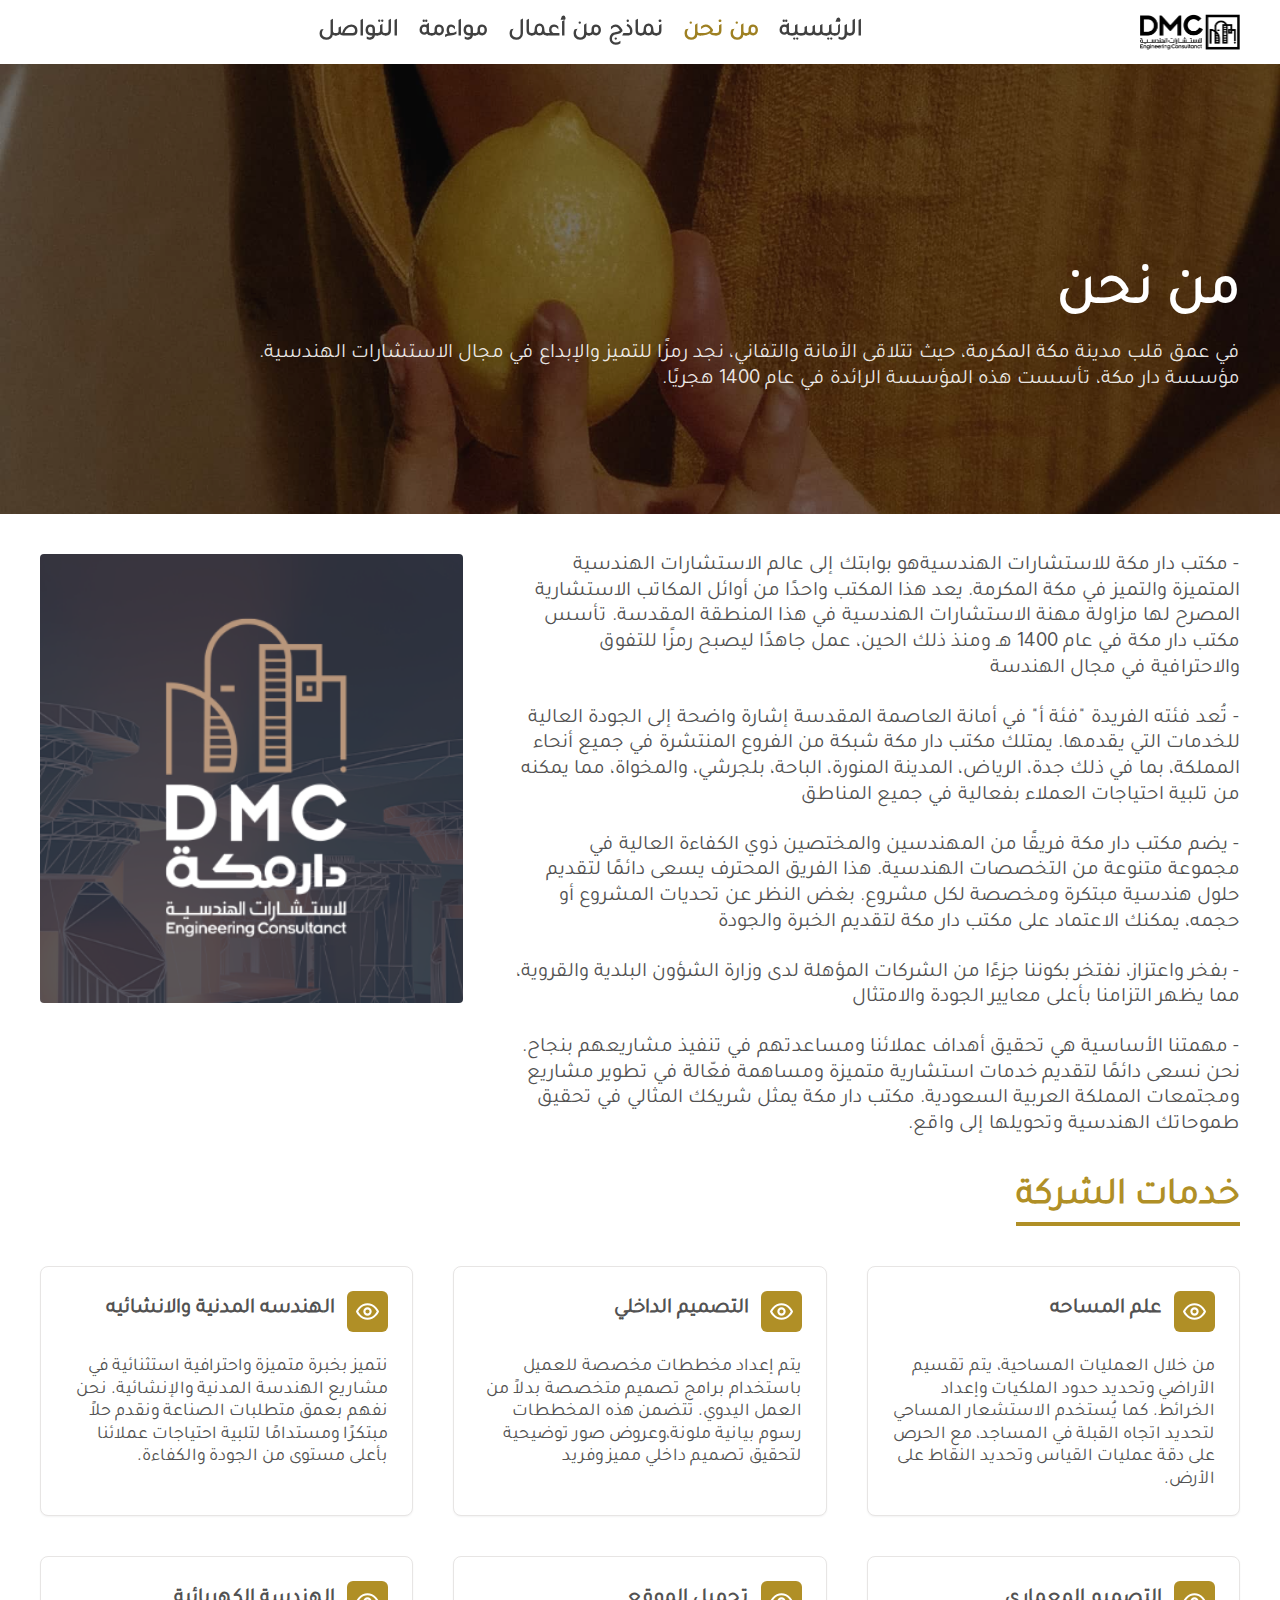
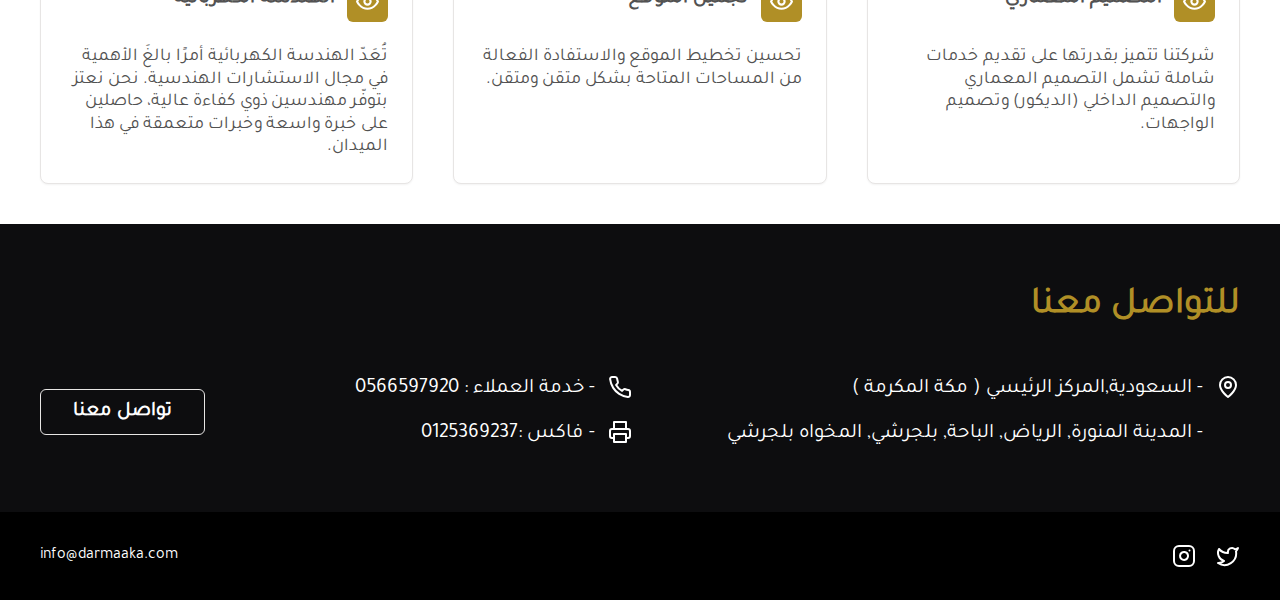
<file: about.html>
<!DOCTYPE html><html lang="ar" dir="rtl"><head><meta charSet="utf-8"/><meta name="viewport" content="width=device-width, initial-scale=1"/><link rel="preload" as="image" href="/_next/static/media/logo_lg.668fcf19.png" fetchPriority="high"/><link rel="preload" as="image" href="/_next/static/media/contact.6ba9fb01.jpg" fetchPriority="high"/><link rel="stylesheet" href="/_next/static/css/16a7ebabcc5ca009.css" crossorigin="" data-precedence="next"/><link rel="stylesheet" href="/_next/static/css/ceb77647911c8b25.css" crossorigin="" data-precedence="next"/><link rel="preload" href="/_next/static/chunks/webpack-b78f822720009543.js" as="script" fetchPriority="low" crossorigin=""/><script src="/_next/static/chunks/fd9d1056-453f848ce5dbf3ef.js" async="" crossorigin=""></script><script src="/_next/static/chunks/864-99bec41b64049134.js" async="" crossorigin=""></script><script src="/_next/static/chunks/main-app-598ce99073fe52ea.js" async="" crossorigin=""></script><title>دار مكة | من نحن</title><meta name="description" content="دار مكة للأستشارات الهندسية"/><meta name="application-name" content="دار مكة"/><link rel="author" href="https://planing-solutions.com/"/><meta name="author" content="الحلول للتخطيط"/><link rel="manifest" href="/manifest.webmanifest"/><meta name="keywords" content="دار مكة للأستشارات الهندسية"/><meta name="theme-color" content="#ffffff"/><meta name="creator" content="Ibrahim Omar"/><meta name="publisher" content="دار مكة"/><link rel="canonical" href="https://darmaaka.com/about"/><meta name="apple-mobile-web-app-capable" content="yes"/><meta name="apple-mobile-web-app-title" content="دار مكة"/><link href="/logo.png" rel="apple-touch-startup-image"/><meta name="apple-mobile-web-app-status-bar-style" content="black-translucent"/><meta property="og:title" content="دار مكة - من نحن"/><meta property="og:description" content="دار مكة للأستشارات الهندسية"/><meta property="og:url" content="https://darmaaka.com/about"/><meta property="og:site_name" content="دار مكة"/><meta property="og:locale" content="ar"/><meta property="og:country_name" content="السعودية"/><meta property="og:image" content="https://darmaaka.com/openGraph.jpg"/><meta property="og:image:width" content="800"/><meta property="og:image:height" content="800"/><meta property="og:image:alt" content="دار مكة"/><meta property="og:email" content="ebrahimamra69@gmail.com"/><meta property="og:phone_number" content="0120399237"/><meta property="og:fax_number" content="0120347029"/><meta property="og:locale:alternate" content="en"/><meta property="og:type" content="website"/><meta name="twitter:card" content="summary_large_image"/><meta name="twitter:title" content="دار مكة - من نحن"/><meta name="twitter:description" content="دار مكة للأستشارات الهندسية"/><meta name="twitter:image" content="https://darmaaka.com/openGraph.jpg"/><meta name="twitter:image:width" content="800"/><meta name="twitter:image:height" content="800"/><meta name="twitter:image:alt" content="دار مكة"/><link rel="icon" href="/favicon.ico" type="image/x-icon" sizes="35x35"/><link rel="icon" href="/icon.png?651f2d298c849ff2" type="image/png" sizes="3334x3334"/><link rel="apple-touch-icon" href="/apple-icon.png?a14e0b85542ed2f4" type="image/png" sizes="70x70"/><script src="/_next/static/chunks/polyfills-c67a75d1b6f99dc8.js" crossorigin="" noModule=""></script></head><body class="__className_9e1517"><main><header class="sticky w-full z-50 transition-all duration-300 ease-out text-black top-0 shadow-none"><div class="container mx-auto px-3 sm:px-5 lg:px-10 flex rtl:flex-row justify-between items-center py-2"><div class="w-fit"><a aria-label="home" href="/"><img alt="logo" title="dar_makka logo" aria-label="dar_makka logo" fetchPriority="high" width="100" height="35" decoding="async" data-nimg="1" class="invert object-cover" style="color:transparent" src="/_next/static/media/logo_lg.668fcf19.png"/></a></div><nav class="md:block hidden"><ul class="flex justify-between items-center gap-5 text-xl lg:text-2xl font-semibold text-neutral-700"><li class="py-2 relative before:absolute before:bottom-0 before:bg-custom_gold before:h-0.5 before:w-full before:opacity-0 before:transition-all before:duration-300 before:ease-in-out before:transform before:scale-x-0 before:origin-left before:translate-x-1/2 before:translate-y-1/2 before:z-10 hover:before:scale-x-100 hover:before:opacity-100 hover:before:translate-x-0"><a aria-label="الرئيسية" href="/">الرئيسية</a></li><li class="py-2 text-custom_gold_2"><a aria-label="من نحن" href="/about">من نحن</a></li><li class="py-2 relative before:absolute before:bottom-0 before:bg-custom_gold before:h-0.5 before:w-full before:opacity-0 before:transition-all before:duration-300 before:ease-in-out before:transform before:scale-x-0 before:origin-left before:translate-x-1/2 before:translate-y-1/2 before:z-10 hover:before:scale-x-100 hover:before:opacity-100 hover:before:translate-x-0"><a aria-label="نماذج من أعمال" href="/work">نماذج من أعمال</a></li><li class="py-2 relative before:absolute before:bottom-0 before:bg-custom_gold before:h-0.5 before:w-full before:opacity-0 before:transition-all before:duration-300 before:ease-in-out before:transform before:scale-x-0 before:origin-left before:translate-x-1/2 before:translate-y-1/2 before:z-10 hover:before:scale-x-100 hover:before:opacity-100 hover:before:translate-x-0"><a aria-label="مواءمة" href="/mowaamah">مواءمة</a></li><li class="py-2 relative before:absolute before:bottom-0 before:bg-custom_gold before:h-0.5 before:w-full before:opacity-0 before:transition-all before:duration-300 before:ease-in-out before:transform before:scale-x-0 before:origin-left before:translate-x-1/2 before:translate-y-1/2 before:z-10 hover:before:scale-x-100 hover:before:opacity-100 hover:before:translate-x-0"><a aria-label="التواصل" href="/contact">التواصل</a></li></ul></nav><div><div class="flex rtl:flex-row-reverse justify-center items-center gap-3"><button class="inline-flex items-center justify-center rounded-md text-sm font-medium ring-offset-background transition-colors focus-visible:outline-none focus-visible:ring-2 focus-visible:ring-ring focus-visible:ring-offset-2 aria-disabled:pointer-events-none aria-disabled:opacity-50 p-0 h-auto w-auto md:hidden" aria-expanded="false" aria-pressed="false" aria-label="menu toggle" title="menu toggle"><svg xmlns="http://www.w3.org/2000/svg" width="20" height="20" viewBox="0 0 24 24" fill="none" stroke="currentColor" stroke-width="2" stroke-linecap="round" stroke-linejoin="round" class="cursor-pointer"><line x1="4" x2="20" y1="12" y2="12"></line><line x1="4" x2="20" y1="6" y2="6"></line><line x1="4" x2="20" y1="18" y2="18"></line></svg></button></div></div></div></header><section class="min-h-[100svh]"><div class="min-h-[50svh] max-h-[50vh] flex justify-center items-center relative before:absolute before:inset-0 before:bg-[#0d0d0d80] before:z-10 overflow-hidden"><img alt="من نحن" fetchPriority="high" decoding="async" data-nimg="fill" class="object-cover object-center animate-scale-up" style="position:absolute;height:100%;width:100%;left:0;top:0;right:0;bottom:0;color:transparent;background-size:cover;background-position:50% 50%;background-repeat:no-repeat;background-image:url(&quot;data:image/svg+xml;charset=utf-8,%3Csvg xmlns=&#x27;http://www.w3.org/2000/svg&#x27; viewBox=&#x27;0 0 320 160&#x27;%3E%3Cfilter id=&#x27;b&#x27; color-interpolation-filters=&#x27;sRGB&#x27;%3E%3CfeGaussianBlur stdDeviation=&#x27;20&#x27;/%3E%3CfeColorMatrix values=&#x27;1 0 0 0 0 0 1 0 0 0 0 0 1 0 0 0 0 0 100 -1&#x27; result=&#x27;s&#x27;/%3E%3CfeFlood x=&#x27;0&#x27; y=&#x27;0&#x27; width=&#x27;100%25&#x27; height=&#x27;100%25&#x27;/%3E%3CfeComposite operator=&#x27;out&#x27; in=&#x27;s&#x27;/%3E%3CfeComposite in2=&#x27;SourceGraphic&#x27;/%3E%3CfeGaussianBlur stdDeviation=&#x27;20&#x27;/%3E%3C/filter%3E%3Cimage width=&#x27;100%25&#x27; height=&#x27;100%25&#x27; x=&#x27;0&#x27; y=&#x27;0&#x27; preserveAspectRatio=&#x27;none&#x27; style=&#x27;filter: url(%23b);&#x27; href=&#x27;[data-uri]&#x27;/%3E%3C/svg%3E&quot;)" src="/_next/static/media/contact.6ba9fb01.jpg"/><div class="container mx-auto px-3 sm:px-5 lg:px-10 z-20 mt-20"><h1 class="text-fluid-2 font-bold text-white leading-none mb-5">من نحن</h1><h2 class="text-white/90 max-w-[90ch] text-xl md:text-fluid-xs p-0 leading-tight font-medium">في عمق قلب مدينة مكة المكرمة، حيث تتلاقى الأمانة والتفاني، نجد رمزًا للتميز والإبداع في مجال الاستشارات الهندسية. مؤسسة دار مكة، تأسست هذه المؤسسة الرائدة في عام 1400 هجريًا.</h2></div></div><div class="container mx-auto px-3 sm:px-5 lg:px-10 py-10"><div class="mb-10 flex-col flex xl:flex-row-reverse justify-between items-start gap-10"><img alt="about company" loading="lazy" width="442" height="470" decoding="async" data-nimg="1" class="rounded-sm xl:inline-block hidden" style="color:transparent;background-size:cover;background-position:50% 50%;background-repeat:no-repeat;background-image:url(&quot;data:image/svg+xml;charset=utf-8,%3Csvg xmlns=&#x27;http://www.w3.org/2000/svg&#x27; viewBox=&#x27;0 0 320 320&#x27;%3E%3Cfilter id=&#x27;b&#x27; color-interpolation-filters=&#x27;sRGB&#x27;%3E%3CfeGaussianBlur stdDeviation=&#x27;20&#x27;/%3E%3CfeColorMatrix values=&#x27;1 0 0 0 0 0 1 0 0 0 0 0 1 0 0 0 0 0 100 -1&#x27; result=&#x27;s&#x27;/%3E%3CfeFlood x=&#x27;0&#x27; y=&#x27;0&#x27; width=&#x27;100%25&#x27; height=&#x27;100%25&#x27;/%3E%3CfeComposite operator=&#x27;out&#x27; in=&#x27;s&#x27;/%3E%3CfeComposite in2=&#x27;SourceGraphic&#x27;/%3E%3CfeGaussianBlur stdDeviation=&#x27;20&#x27;/%3E%3C/filter%3E%3Cimage width=&#x27;100%25&#x27; height=&#x27;100%25&#x27; x=&#x27;0&#x27; y=&#x27;0&#x27; preserveAspectRatio=&#x27;none&#x27; style=&#x27;filter: url(%23b);&#x27; href=&#x27;[data-uri]&#x27;/%3E%3C/svg%3E&quot;)" src="/_next/static/media/opengraph.47e00755.png"/><div class="flex flex-col justify-start items-start gap-6 text-neutral-600"><div><h3 class="xl:max-w-[70ch] text-xl md:text-fluid-xs p-0 ltr:pr-3 rtl:pl-3 leading-tight">- <!-- --> مكتب دار مكة للاستشارات الهندسيةهو بوابتك إلى عالم الاستشارات الهندسية المتميزة والتميز في مكة المكرمة. يعد هذا المكتب واحدًا من أوائل المكاتب الاستشارية المصرح لها مزاولة مهنة الاستشارات الهندسية في هذا المنطقة المقدسة. تأسس مكتب دار مكة في عام 1400 هـ ومنذ ذلك الحين، عمل جاهدًا ليصبح رمزًا للتفوق والاحترافية في مجال الهندسة</h3></div><div><h3 class="xl:max-w-[70ch] text-xl md:text-fluid-xs p-0 ltr:pr-3 rtl:pl-3 leading-tight">- <!-- -->تُعد فئته الفريدة &quot;فئة أ&quot; في أمانة العاصمة المقدسة إشارة واضحة إلى الجودة العالية للخدمات التي يقدمها. يمتلك مكتب دار مكة شبكة من الفروع المنتشرة في جميع أنحاء المملكة، بما في ذلك جدة، الرياض، المدينة المنورة، الباحة، بلجرشي، والمخواة، مما يمكنه من تلبية احتياجات العملاء بفعالية في جميع المناطق</h3></div><div><h3 class="xl:max-w-[70ch] text-xl md:text-fluid-xs p-0 ltr:pr-3 rtl:pl-3 leading-tight">- <!-- -->يضم مكتب دار مكة فريقًا من المهندسين والمختصين ذوي الكفاءة العالية في مجموعة متنوعة من التخصصات الهندسية. هذا الفريق المحترف يسعى دائمًا لتقديم حلول هندسية مبتكرة ومخصصة لكل مشروع. بغض النظر عن تحديات المشروع أو حجمه، يمكنك الاعتماد على مكتب دار مكة لتقديم الخبرة والجودة</h3></div><div><h3 class="xl:max-w-[70ch] text-xl md:text-fluid-xs p-0 ltr:pr-3 rtl:pl-3 leading-tight">- <!-- -->بفخر واعتزاز، نفتخر بكوننا جزءًا من الشركات المؤهلة لدى وزارة الشؤون البلدية والقروية، مما يظهر التزامنا بأعلى معايير الجودة والامتثال</h3></div><div><h3 class="xl:max-w-[70ch] text-xl md:text-fluid-xs p-0 ltr:pr-3 rtl:pl-3 leading-tight">- <!-- -->مهمتنا الأساسية هي تحقيق أهداف عملائنا ومساعدتهم في تنفيذ مشاريعهم بنجاح. نحن نسعى دائمًا لتقديم خدمات استشارية متميزة ومساهمة فعّالة في تطوير مشاريع ومجتمعات المملكة العربية السعودية. مكتب دار مكة يمثل شريكك المثالي في تحقيق طموحاتك الهندسية وتحويلها إلى واقع.</h3></div></div></div><div class="relative before:absolute before:h-1 before:w-full before:bg-custom_gold before:bottom-0 before:right-0 w-fit"><h2 class="text-4xl md:text-fluid-md font-bold text-custom_gold mb-10 leading-none pb-2.5">خدمات الشركة</h2></div><div class="flex justify-center flex-grow flex-wrap gap-5 lg:gap-10"><div class="rounded-lg border bg-card shadow-sm flex-1 basis-80 hover:shadow hover:border-custom_gold hover:shadow-custom_gold text-neutral-600 min-h-[150px]"><div class="space-y-1.5 p-6 flex flex-row gap-3"><div class="p-2 bg-custom_gold w-fit rounded-md"><svg xmlns="http://www.w3.org/2000/svg" width="25" height="25" viewBox="0 0 24 24" fill="none" stroke="currentColor" stroke-width="2" stroke-linecap="round" stroke-linejoin="round" class="text-white" aria-label="علم المساحه" focusable="true"><path d="M2 12s3-7 10-7 10 7 10 7-3 7-10 7-10-7-10-7Z"></path><circle cx="12" cy="12" r="3"></circle></svg></div><h3 class="tracking-tight font-bold text-xl md:text-fluid-xs p-0 ltr:pr-3 rtl:pl-3 leading-tight">علم المساحه</h3></div><div class="p-6 pt-0 text-lg font-medium leading-tight max-w-[41ch]"><p>من خلال العمليات المساحية، يتم تقسيم الأراضي وتحديد حدود الملكيات وإعداد الخرائط. كما يُستخدم الاستشعار المساحي لتحديد اتجاه القبلة في المساجد، مع الحرص على دقة عمليات القياس وتحديد النقاط على الأرض.</p></div></div><div class="rounded-lg border bg-card shadow-sm flex-1 basis-80 hover:shadow hover:border-custom_gold hover:shadow-custom_gold text-neutral-600 min-h-[150px]"><div class="space-y-1.5 p-6 flex flex-row gap-3"><div class="p-2 bg-custom_gold w-fit rounded-md"><svg xmlns="http://www.w3.org/2000/svg" width="25" height="25" viewBox="0 0 24 24" fill="none" stroke="currentColor" stroke-width="2" stroke-linecap="round" stroke-linejoin="round" class="text-white" aria-label="التصميم الداخلي" focusable="true"><path d="M2 12s3-7 10-7 10 7 10 7-3 7-10 7-10-7-10-7Z"></path><circle cx="12" cy="12" r="3"></circle></svg></div><h3 class="tracking-tight font-bold text-xl md:text-fluid-xs p-0 ltr:pr-3 rtl:pl-3 leading-tight">التصميم الداخلي</h3></div><div class="p-6 pt-0 text-lg font-medium leading-tight max-w-[41ch]"><p>يتم إعداد مخططات مخصصة للعميل باستخدام برامج تصميم متخصصة بدلاً من العمل اليدوي. تتضمن هذه المخططات رسوم بيانية ملونة،وعروض صور توضيحية لتحقيق تصميم داخلي مميز وفريد</p></div></div><div class="rounded-lg border bg-card shadow-sm flex-1 basis-80 hover:shadow hover:border-custom_gold hover:shadow-custom_gold text-neutral-600 min-h-[150px]"><div class="space-y-1.5 p-6 flex flex-row gap-3"><div class="p-2 bg-custom_gold w-fit rounded-md"><svg xmlns="http://www.w3.org/2000/svg" width="25" height="25" viewBox="0 0 24 24" fill="none" stroke="currentColor" stroke-width="2" stroke-linecap="round" stroke-linejoin="round" class="text-white" aria-label="الهندسه المدنية والانشائيه" focusable="true"><path d="M2 12s3-7 10-7 10 7 10 7-3 7-10 7-10-7-10-7Z"></path><circle cx="12" cy="12" r="3"></circle></svg></div><h3 class="tracking-tight font-bold text-xl md:text-fluid-xs p-0 ltr:pr-3 rtl:pl-3 leading-tight">الهندسه المدنية والانشائيه</h3></div><div class="p-6 pt-0 text-lg font-medium leading-tight max-w-[41ch]"><p>نتميز بخبرة متميزة واحترافية استثنائية في مشاريع الهندسة المدنية والإنشائية. نحن نفهم بعمق متطلبات الصناعة ونقدم حلاً مبتكرًا ومستدامًا لتلبية احتياجات عملائنا بأعلى مستوى من الجودة والكفاءة.</p></div></div><div class="rounded-lg border bg-card shadow-sm flex-1 basis-80 hover:shadow hover:border-custom_gold hover:shadow-custom_gold text-neutral-600 min-h-[150px]"><div class="space-y-1.5 p-6 flex flex-row gap-3"><div class="p-2 bg-custom_gold w-fit rounded-md"><svg xmlns="http://www.w3.org/2000/svg" width="25" height="25" viewBox="0 0 24 24" fill="none" stroke="currentColor" stroke-width="2" stroke-linecap="round" stroke-linejoin="round" class="text-white" aria-label="التصميم المعماري" focusable="true"><path d="M2 12s3-7 10-7 10 7 10 7-3 7-10 7-10-7-10-7Z"></path><circle cx="12" cy="12" r="3"></circle></svg></div><h3 class="tracking-tight font-bold text-xl md:text-fluid-xs p-0 ltr:pr-3 rtl:pl-3 leading-tight">التصميم المعماري</h3></div><div class="p-6 pt-0 text-lg font-medium leading-tight max-w-[41ch]"><p>شركتنا تتميز بقدرتها على تقديم خدمات شاملة تشمل التصميم المعماري والتصميم الداخلي (الديكور) وتصميم الواجهات.</p></div></div><div class="rounded-lg border bg-card shadow-sm flex-1 basis-80 hover:shadow hover:border-custom_gold hover:shadow-custom_gold text-neutral-600 min-h-[150px]"><div class="space-y-1.5 p-6 flex flex-row gap-3"><div class="p-2 bg-custom_gold w-fit rounded-md"><svg xmlns="http://www.w3.org/2000/svg" width="25" height="25" viewBox="0 0 24 24" fill="none" stroke="currentColor" stroke-width="2" stroke-linecap="round" stroke-linejoin="round" class="text-white" aria-label="تجميل الموقع" focusable="true"><path d="M2 12s3-7 10-7 10 7 10 7-3 7-10 7-10-7-10-7Z"></path><circle cx="12" cy="12" r="3"></circle></svg></div><h3 class="tracking-tight font-bold text-xl md:text-fluid-xs p-0 ltr:pr-3 rtl:pl-3 leading-tight">تجميل الموقع</h3></div><div class="p-6 pt-0 text-lg font-medium leading-tight max-w-[41ch]"><p>تحسين تخطيط الموقع والاستفادة الفعالة من المساحات المتاحة بشكل متقن ومتقن.</p></div></div><div class="rounded-lg border bg-card shadow-sm flex-1 basis-80 hover:shadow hover:border-custom_gold hover:shadow-custom_gold text-neutral-600 min-h-[150px]"><div class="space-y-1.5 p-6 flex flex-row gap-3"><div class="p-2 bg-custom_gold w-fit rounded-md"><svg xmlns="http://www.w3.org/2000/svg" width="25" height="25" viewBox="0 0 24 24" fill="none" stroke="currentColor" stroke-width="2" stroke-linecap="round" stroke-linejoin="round" class="text-white" aria-label="الهندسة الكهربائية" focusable="true"><path d="M2 12s3-7 10-7 10 7 10 7-3 7-10 7-10-7-10-7Z"></path><circle cx="12" cy="12" r="3"></circle></svg></div><h3 class="tracking-tight font-bold text-xl md:text-fluid-xs p-0 ltr:pr-3 rtl:pl-3 leading-tight">الهندسة الكهربائية</h3></div><div class="p-6 pt-0 text-lg font-medium leading-tight max-w-[41ch]"><p>تُعَدّ الهندسة الكهربائية أمرًا بالغَ الأهمية في مجال الاستشارات الهندسية. نحن نعتز بتوفّر مهندسين ذوي كفاءة عالية، حاصلين على خبرة واسعة وخبرات متعمقة في هذا الميدان.</p></div></div></div></div></section><footer class="text-white overflow-hidden"><div class="bg-[#0d0d0f] py-16"><div class="container mx-auto px-3 sm:px-5 lg:px-10"><div><h2 class="text-4xl md:text-fluid-md font-bold text-custom_gold mb-10 leading-none pb-2.5">للتواصل معنا</h2></div><div class="flex lg:flex-row flex-col flex-grow justify-center lg:justify-start items-start gap-4 flex-wrap"><div class="flex-1 w-full"><div class="flex justify-start items-start gap-3"><svg xmlns="http://www.w3.org/2000/svg" width="24" height="24" viewBox="0 0 24 24" fill="none" stroke="currentColor" stroke-width="2" stroke-linecap="round" stroke-linejoin="round" class="lucide lucide-map-pin"><path d="M20 10c0 6-8 12-8 12s-8-6-8-12a8 8 0 0 1 16 0Z"></path><circle cx="12" cy="10" r="3"></circle></svg><div><p class="text-xl md:text-fluid-xs leading-snug mb-4">- السعودية,المركز الرئيسي ( مكة المكرمة )</p><p class="text-xl md:text-fluid-xs leading-snug">- المدينة المنورة, الرياض, الباحة, بلجرشي, المخواه بلجرشي</p></div></div></div><div class="flex-1 lg:flex-row flex-col gap-4 flex justify-between items-start lg:items-center w-full"><div><div class="flex justify-start items-start gap-3"><svg xmlns="http://www.w3.org/2000/svg" width="24" height="24" viewBox="0 0 24 24" fill="none" stroke="currentColor" stroke-width="2" stroke-linecap="round" stroke-linejoin="round" class="lucide lucide-phone"><path d="M22 16.92v3a2 2 0 0 1-2.18 2 19.79 19.79 0 0 1-8.63-3.07 19.5 19.5 0 0 1-6-6 19.79 19.79 0 0 1-3.07-8.67A2 2 0 0 1 4.11 2h3a2 2 0 0 1 2 1.72 12.84 12.84 0 0 0 .7 2.81 2 2 0 0 1-.45 2.11L8.09 9.91a16 16 0 0 0 6 6l1.27-1.27a2 2 0 0 1 2.11-.45 12.84 12.84 0 0 0 2.81.7A2 2 0 0 1 22 16.92z"></path></svg><p class="text-xl md:text-fluid-xs leading-snug mb-4">- خدمة العملاء : 0566597920</p></div><div class="flex justify-start items-start gap-3"><svg xmlns="http://www.w3.org/2000/svg" width="24" height="24" viewBox="0 0 24 24" fill="none" stroke="currentColor" stroke-width="2" stroke-linecap="round" stroke-linejoin="round" class="lucide lucide-printer"><polyline points="6 9 6 2 18 2 18 9"></polyline><path d="M6 18H4a2 2 0 0 1-2-2v-5a2 2 0 0 1 2-2h16a2 2 0 0 1 2 2v5a2 2 0 0 1-2 2h-2"></path><rect width="12" height="8" x="6" y="14"></rect></svg><p class="text-xl md:text-fluid-xs leading-snug">- فاكس :0125369237</p></div></div><a aria-label="تواصل معنا" class="inline-flex items-center justify-center rounded-md text-sm font-medium ring-offset-background transition-colors focus-visible:outline-none focus-visible:ring-2 focus-visible:ring-ring focus-visible:ring-offset-2 aria-disabled:pointer-events-none aria-disabled:opacity-50 border border-input px-4 py-2 block hover:bg-white/10 !text-white !text-xl !md:text-fluid-xs leading-tight !font-bold px-8 w-full lg:w-fit" href="/contact">تواصل معنا</a></div></div></div></div><div class="bg-black py-8 text-white"><div class="container mx-auto px-3 sm:px-5 lg:px-10 flex rtl:flex-row-reverse justify-between items-center flex-grow flex-wrap gap-5"><div><a target="_blank" class="font-medium hover:underline underline-offset-8 transition-all duration-200 ease-in-out" href="mailto:info@darmaaka.com">info@darmaaka.com</a></div><div class="flex justify-start items-center gap-5"><a target="_blank" aria-label="Twitter account" class="font-medium hover:underline underline-offset-8 transition-all duration-200 ease-in-out" href="https://twitter.com/DarMakaha"><svg xmlns="http://www.w3.org/2000/svg" width="24" height="24" viewBox="0 0 24 24" fill="none" stroke="currentColor" stroke-width="2" stroke-linecap="round" stroke-linejoin="round" class="lucide lucide-twitter"><path d="M22 4s-.7 2.1-2 3.4c1.6 10-9.4 17.3-18 11.6 2.2.1 4.4-.6 6-2C3 15.5.5 9.6 3 5c2.2 2.6 5.6 4.1 9 4-.9-4.2 4-6.6 7-3.8 1.1 0 3-1.2 3-1.2z"></path></svg></a><a target="_blank" aria-label="Instagram account" class="font-medium hover:underline underline-offset-8 transition-all duration-200 ease-in-out" href="https://www.instagram.com/dmcstudio.sa/"><svg xmlns="http://www.w3.org/2000/svg" width="24" height="24" viewBox="0 0 24 24" fill="none" stroke="currentColor" stroke-width="2" stroke-linecap="round" stroke-linejoin="round" class="lucide lucide-instagram"><rect width="20" height="20" x="2" y="2" rx="5" ry="5"></rect><path d="M16 11.37A4 4 0 1 1 12.63 8 4 4 0 0 1 16 11.37z"></path><line x1="17.5" x2="17.51" y1="6.5" y2="6.5"></line></svg></a></div></div></div></footer></main><script src="/_next/static/chunks/webpack-b78f822720009543.js" crossorigin="" async=""></script><script>(self.__next_f=self.__next_f||[]).push([0]);self.__next_f.push([2,null])</script><script>self.__next_f.push([1,"1:HL[\"/_next/static/css/16a7ebabcc5ca009.css\",\"style\",{\"crossOrigin\":\"\"}]\n2:HL[\"/_next/static/css/ceb77647911c8b25.css\",\"style\",{\"crossOrigin\":\"\"}]\n0:\"$L3\"\n"])</script><script>self.__next_f.push([1,"4:I{\"id\":6054,\"chunks\":[\"272:static/chunks/webpack-b78f822720009543.js\",\"971:static/chunks/fd9d1056-453f848ce5dbf3ef.js\",\"864:static/chunks/864-99bec41b64049134.js\"],\"name\":\"\",\"async\":false}\n6:I{\"id\":1729,\"chunks\":[\"272:static/chunks/webpack-b78f822720009543.js\",\"971:static/chunks/fd9d1056-453f848ce5dbf3ef.js\",\"864:static/chunks/864-99bec41b64049134.js\"],\"name\":\"\",\"async\":false}\n7:I{\"id\":7580,\"chunks\":[\"964:static/chunks/964-d6eb0a90d28f4d3f.js\",\"33:static/chunks/33-c8d6b4b1cfca3f88.js\",\"724:static/chunks/7"])</script><script>self.__next_f.push([1,"24-dcceb978e4bd361a.js\",\"424:static/chunks/424-b5702297ad616c49.js\",\"828:static/chunks/828-e4703bb1abe3be87.js\",\"185:static/chunks/app/layout-2ae96b9559860cb4.js\"],\"name\":\"\",\"async\":false}\n8:I{\"id\":4724,\"chunks\":[\"964:static/chunks/964-d6eb0a90d28f4d3f.js\",\"33:static/chunks/33-c8d6b4b1cfca3f88.js\",\"724:static/chunks/724-dcceb978e4bd361a.js\",\"676:static/chunks/676-22016ec01c59fbf2.js\",\"931:static/chunks/app/page-3b6b70f926bd9c4b.js\"],\"name\":\"\",\"async\":false}\n9:I{\"id\":6964,\"chunks\":[\"964:static/chunks/964-d6e"])</script><script>self.__next_f.push([1,"b0a90d28f4d3f.js\",\"301:static/chunks/app/about/page-cbeb3afe120dd2b5.js\"],\"name\":\"Image\",\"async\":false}\na:I{\"id\":7206,\"chunks\":[\"964:static/chunks/964-d6eb0a90d28f4d3f.js\",\"33:static/chunks/33-c8d6b4b1cfca3f88.js\",\"724:static/chunks/724-dcceb978e4bd361a.js\",\"424:static/chunks/424-b5702297ad616c49.js\",\"828:static/chunks/828-e4703bb1abe3be87.js\",\"185:static/chunks/app/layout-2ae96b9559860cb4.js\"],\"name\":\"\",\"async\":false}\nb:I{\"id\":4138,\"chunks\":[\"964:static/chunks/964-d6eb0a90d28f4d3f.js\",\"33:static/chunks/33-"])</script><script>self.__next_f.push([1,"c8d6b4b1cfca3f88.js\",\"724:static/chunks/724-dcceb978e4bd361a.js\",\"424:static/chunks/424-b5702297ad616c49.js\",\"828:static/chunks/828-e4703bb1abe3be87.js\",\"185:static/chunks/app/layout-2ae96b9559860cb4.js\"],\"name\":\"\",\"async\":false}\nc:I{\"id\":1443,\"chunks\":[\"272:static/chunks/webpack-b78f822720009543.js\",\"971:static/chunks/fd9d1056-453f848ce5dbf3ef.js\",\"864:static/chunks/864-99bec41b64049134.js\"],\"name\":\"\",\"async\":false}\nd:I{\"id\":8639,\"chunks\":[\"272:static/chunks/webpack-b78f822720009543.js\",\"971:static/chunks/"])</script><script>self.__next_f.push([1,"fd9d1056-453f848ce5dbf3ef.js\",\"864:static/chunks/864-99bec41b64049134.js\"],\"name\":\"\",\"async\":false}\n10:I{\"id\":8935,\"chunks\":[\"964:static/chunks/964-d6eb0a90d28f4d3f.js\",\"33:static/chunks/33-c8d6b4b1cfca3f88.js\",\"724:static/chunks/724-dcceb978e4bd361a.js\",\"424:static/chunks/424-b5702297ad616c49.js\",\"828:static/chunks/828-e4703bb1abe3be87.js\",\"185:static/chunks/app/layout-2ae96b9559860cb4.js\"],\"name\":\"\",\"async\":false}\n11:I{\"id\":1424,\"chunks\":[\"964:static/chunks/964-d6eb0a90d28f4d3f.js\",\"33:static/chunks/33-c8"])</script><script>self.__next_f.push([1,"d6b4b1cfca3f88.js\",\"724:static/chunks/724-dcceb978e4bd361a.js\",\"424:static/chunks/424-b5702297ad616c49.js\",\"828:static/chunks/828-e4703bb1abe3be87.js\",\"185:static/chunks/app/layout-2ae96b9559860cb4.js\"],\"name\":\"Toaster\",\"async\":false}\n"])</script><script>self.__next_f.push([1,"3:[[[\"$\",\"link\",\"0\",{\"rel\":\"stylesheet\",\"href\":\"/_next/static/css/16a7ebabcc5ca009.css\",\"precedence\":\"next\",\"crossOrigin\":\"\"}],[\"$\",\"link\",\"1\",{\"rel\":\"stylesheet\",\"href\":\"/_next/static/css/ceb77647911c8b25.css\",\"precedence\":\"next\",\"crossOrigin\":\"\"}]],[\"$\",\"$L4\",null,{\"buildId\":\"doqUA2guvS_1akUaQpM0e\",\"assetPrefix\":\"\",\"initialCanonicalUrl\":\"/about\",\"initialTree\":[\"\",{\"children\":[\"about\",{\"children\":[\"__PAGE__\",{}]}]},\"$undefined\",\"$undefined\",true],\"initialHead\":[false,\"$L5\"],\"globalErrorComponent\":\"$6\",\"children\":[null,[\"$\",\"html\",null,{\"lang\":\"ar\",\"dir\":\"rtl\",\"children\":[\"$\",\"body\",null,{\"className\":\"__className_9e1517\",\"children\":[\"$\",\"main\",null,{\"children\":[[\"$\",\"$L7\",null,{\"children\":[\"$\",\"div\",null,{\"className\":\"container mx-auto px-3 sm:px-5 lg:px-10 flex rtl:flex-row justify-between items-center py-2\",\"children\":[[\"$\",\"div\",null,{\"className\":\"w-fit\",\"children\":[\"$\",\"$L8\",null,{\"href\":\"/\",\"aria-label\":\"home\",\"children\":[\"$\",\"$L9\",null,{\"src\":{\"src\":\"/_next/static/media/logo_lg.668fcf19.png\",\"height\":1141,\"width\":3245,\"blurDataURL\":\"[data-uri]\",\"blurWidth\":8,\"blurHeight\":3},\"height\":35,\"width\":0,\"alt\":\"logo\",\"title\":\"dar_makka logo\",\"aria-label\":\"dar_makka logo\",\"className\":\"invert object-cover\",\"priority\":true}]}]}],[\"$\",\"$La\",null,{}],[\"$\",\"$Lb\",null,{}]]}]}],[\"$\",\"$Lc\",null,{\"parallelRouterKey\":\"children\",\"segmentPath\":[\"children\"],\"loading\":\"$undefined\",\"loadingStyles\":\"$undefined\",\"hasLoading\":false,\"error\":\"$undefined\",\"errorStyles\":\"$undefined\",\"template\":[\"$\",\"$Ld\",null,{}],\"templateStyles\":\"$undefined\",\"notFound\":[[\"$\",\"title\",null,{\"children\":\"404: This page could not be found.\"}],[\"$\",\"div\",null,{\"style\":{\"fontFamily\":\"system-ui,\\\"Segoe UI\\\",Roboto,Helvetica,Arial,sans-serif,\\\"Apple Color Emoji\\\",\\\"Segoe UI Emoji\\\"\",\"height\":\"100vh\",\"textAlign\":\"center\",\"display\":\"flex\",\"flexDirection\":\"column\",\"alignItems\":\"center\",\"justifyContent\":\"center\"},\"children\":[\"$\",\"div\",null,{\"children\":[[\"$\",\"style\",null,{\"dangerouslySetInnerHTML\":{\"__html\":\"body{color:#000;background:#fff;margin:0}.next-error-h1{border-right:1px solid rgba(0,0,0,.3)}@media (prefers-color-scheme:dark){body{color:#fff;background:#000}.next-error-h1{border-right:1px solid rgba(255,255,255,.3)}}\"}}],[\"$\",\"h1\",null,{\"className\":\"next-error-h1\",\"style\":{\"display\":\"inline-block\",\"margin\":\"0 20px 0 0\",\"padding\":\"0 23px 0 0\",\"fontSize\":24,\"fontWeight\":500,\"verticalAlign\":\"top\",\"lineHeight\":\"49px\"},\"children\":\"404\"}],[\"$\",\"div\",null,{\"style\":{\"display\":\"inline-block\"},\"children\":[\"$\",\"h2\",null,{\"style\":{\"fontSize\":14,\"fontWeight\":400,\"lineHeight\":\"49px\",\"margin\":0},\"children\":\"This page could not be found.\"}]}]]}]}]],\"notFoundStyles\":[],\"childProp\":{\"current\":[\"$\",\"$Lc\",null,{\"parallelRouterKey\":\"children\",\"segmentPath\":[\"children\",\"about\",\"children\"],\"loading\":\"$undefined\",\"loadingStyles\":\"$undefined\",\"hasLoading\":false,\"error\":\"$undefined\",\"errorStyles\":\"$undefined\",\"template\":[\"$\",\"$Ld\",null,{}],\"templateStyles\":\"$undefined\",\"notFound\":\"$undefined\",\"notFoundStyles\":\"$undefined\",\"childProp\":{\"current\":[\"$Le\",\"$Lf\",null],\"segment\":\"__PAGE__\"},\"styles\":[]}],\"segment\":\"about\"},\"styles\":[]}],[\"$\",\"footer\",null,{\"className\":\"text-white overflow-hidden\",\"children\":[[\"$\",\"$L10\",null,{}],[\"$\",\"div\",null,{\"className\":\"bg-black py-8 text-white\",\"children\":[\"$\",\"div\",null,{\"className\":\"container mx-auto px-3 sm:px-5 lg:px-10 flex rtl:flex-row-reverse justify-between items-center flex-grow flex-wrap gap-5\",\"children\":[[\"$\",\"div\",null,{\"children\":[\"$\",\"$L8\",null,{\"href\":\"mailto:info@darmaaka.com\",\"target\":\"_blank\",\"className\":\"font-medium hover:underline underline-offset-8 transition-all duration-200 ease-in-out\",\"children\":\"info@darmaaka.com\"}]}],[\"$\",\"div\",null,{\"className\":\"flex justify-start items-center gap-5\",\"children\":[[\"$\",\"$L8\",null,{\"href\":\"https://twitter.com/DarMakaha\",\"target\":\"_blank\",\"aria-label\":\"Twitter account\",\"className\":\"font-medium hover:underline underline-offset-8 transition-all duration-200 ease-in-out\",\"children\":[\"$\",\"svg\",null,{\"xmlns\":\"http://www.w3.org/2000/svg\",\"width\":24,\"height\":24,\"viewBox\":\"0 0 24 24\",\"fill\":\"none\",\"stroke\":\"currentColor\",\"strokeWidth\":2,\"strokeLinecap\":\"round\",\"strokeLinejoin\":\"round\",\"className\":\"lucide lucide-twitter\",\"children\":[[\"$\",\"path\",\"pff0z6\",{\"d\":\"M22 4s-.7 2.1-2 3.4c1.6 10-9.4 17.3-18 11.6 2.2.1 4.4-.6 6-2C3 15.5.5 9.6 3 5c2.2 2.6 5.6 4.1 9 4-.9-4.2 4-6.6 7-3.8 1.1 0 3-1.2 3-1.2z\"}],\"$undefined\"]}]}],[\"$\",\"$L8\",null,{\"href\":\"https://www.instagram.com/dmcstudio.sa/\",\"target\":\"_blank\",\"aria-label\":\"Instagram account\",\"className\":\"font-medium hover:underline underline-offset-8 transition-all duration-200 ease-in-out\",\"children\":[\"$\",\"svg\",null,{\"xmlns\":\"http://www.w3.org/2000/svg\",\"width\":24,\"height\":24,\"viewBox\":\"0 0 24 24\",\"fill\":\"none\",\"stroke\":\"currentColor\",\"strokeWidth\":2,\"strokeLinecap\":\"round\",\"strokeLinejoin\":\"round\",\"className\":\"lucide lucide-instagram\",\"children\":[[\"$\",\"rect\",\"2e1cvw\",{\"width\":\"20\",\"height\":\"20\",\"x\":\"2\",\"y\":\"2\",\"rx\":\"5\",\"ry\":\"5\"}],[\"$\",\"path\",\"9exkf1\",{\"d\":\"M16 11.37A4 4 0 1 1 12.63 8 4 4 0 0 1 16 11.37z\"}],[\"$\",\"line\",\"r4j83e\",{\"x1\":\"17.5\",\"x2\":\"17.51\",\"y1\":\"6.5\",\"y2\":\"6.5\"}],\"$undefined\"]}]}]]}]]}]}]]}],[\"$\",\"$L11\",null,{\"richColors\":true,\"position\":\"top-center\"}]]}]}]}],null]}]]\n"])</script><script>self.__next_f.push([1,"5:[[\"$\",\"meta\",\"0\",{\"charSet\":\"utf-8\"}],[\"$\",\"title\",\"1\",{\"children\":\"دار مكة | من نحن\"}],[\"$\",\"meta\",\"2\",{\"name\":\"description\",\"content\":\"دار مكة للأستشارات الهندسية\"}],[\"$\",\"meta\",\"3\",{\"name\":\"application-name\",\"content\":\"دار مكة\"}],[\"$\",\"link\",\"4\",{\"rel\":\"author\",\"href\":\"https://planing-solutions.com/\"}],[\"$\",\"meta\",\"5\",{\"name\":\"author\",\"content\":\"الحلول للتخطيط\"}],[\"$\",\"link\",\"6\",{\"rel\":\"manifest\",\"href\":\"/manifest.webmanifest\"}],[\"$\",\"meta\",\"7\",{\"name\":\"keywords\",\"content\":\"دار مكة للأستشارات الهندسية\"}],[\"$\",\"meta\",\"8\",{\"name\":\"theme-color\",\"content\":\"#ffffff\"}],[\"$\",\"meta\",\"9\",{\"name\":\"viewport\",\"content\":\"width=device-width, initial-scale=1\"}],[\"$\",\"meta\",\"10\",{\"name\":\"creator\",\"content\":\"Ibrahim Omar\"}],[\"$\",\"meta\",\"11\",{\"name\":\"publisher\",\"content\":\"دار مكة\"}],[\"$\",\"link\",\"12\",{\"rel\":\"canonical\",\"href\":\"https://darmaaka.com/about\"}],[\"$\",\"meta\",\"13\",{\"name\":\"apple-mobile-web-app-capable\",\"content\":\"yes\"}],[\"$\",\"meta\",\"14\",{\"name\":\"apple-mobile-web-app-title\",\"content\":\"دار مكة\"}],[\"$\",\"link\",\"15\",{\"href\":\"/logo.png\",\"media\":\"$undefined\",\"rel\":\"apple-touch-startup-image\"}],[\"$\",\"meta\",\"16\",{\"name\":\"apple-mobile-web-app-status-bar-style\",\"content\":\"black-translucent\"}],[\"$\",\"meta\",\"17\",{\"property\":\"og:title\",\"content\":\"دار مكة - من نحن\"}],[\"$\",\"meta\",\"18\",{\"property\":\"og:description\",\"content\":\"دار مكة للأستشارات الهندسية\"}],[\"$\",\"meta\",\"19\",{\"property\":\"og:url\",\"content\":\"https://darmaaka.com/about\"}],[\"$\",\"meta\",\"20\",{\"property\":\"og:site_name\",\"content\":\"دار مكة\"}],[\"$\",\"meta\",\"21\",{\"property\":\"og:locale\",\"content\":\"ar\"}],[\"$\",\"meta\",\"22\",{\"property\":\"og:country_name\",\"content\":\"السعودية\"}],[\"$\",\"meta\",\"23\",{\"property\":\"og:image\",\"content\":\"https://darmaaka.com/openGraph.jpg\"}],[\"$\",\"meta\",\"24\",{\"property\":\"og:image:width\",\"content\":\"800\"}],[\"$\",\"meta\",\"25\",{\"property\":\"og:image:height\",\"content\":\"800\"}],[\"$\",\"meta\",\"26\",{\"property\":\"og:image:alt\",\"content\":\"دار مكة\"}],[\"$\",\"meta\",\"27\",{\"property\":\"og:email\",\"content\":\"ebrahimamra69@gmail.com\"}],[\"$\",\"meta\",\"28\",{\"property\":\"og:phone_number\",\"content\":\"0120399237\"}],[\"$\",\"meta\",\"29\",{\"property\":\"og:fax_number\",\"content\":\"0120347029\"}],[\"$\",\"meta\",\"30\",{\"property\":\"og:locale:alternate\",\"content\":\"en\"}],[\"$\",\"meta\",\"31\",{\"property\":\"og:type\",\"content\":\"website\"}],[\"$\",\"meta\",\"32\",{\"name\":\"twitter:card\",\"content\":\"summary_large_image\"}],[\"$\",\"meta\",\"33\",{\"name\":\"twitter:title\",\"content\":\"دار مكة - من نحن\"}],[\"$\",\"meta\",\"34\",{\"name\":\"twitter:description\",\"content\":\"دار مكة للأستشارات الهندسية\"}],[\"$\",\"meta\",\"35\",{\"name\":\"twitter:image\",\"content\":\"https://darmaaka.com/openGraph.jpg\"}],[\"$\",\"meta\",\"36\",{\"name\":\"twitter:image:width\",\"content\":\"800\"}],[\"$\",\"meta\",\"37\",{\"name\":\"twitter:image:height\",\"content\":\"800\"}],[\"$\",\"meta\",\"38\",{\"name\":\"twitter:image:alt\",\"content\":\"دار مكة\"}],[\"$\",\"link\",\"39\",{\"rel\":\"icon\",\"href\":\"/favicon.ico\",\"type\":\"image/x-icon\",\"sizes\":\"35x35\"}],[\"$\",\"link\",\"40\",{\"rel\":\"icon\",\"href\":\"/icon.png?651f2d298c849ff2\",\"type\":\"image/png\",\"sizes\":\"3334x3334\"}],[\"$\",\"link\",\"41\",{\"rel\":\"apple-touch-icon\",\"href\":\"/apple-icon.png?a14e0b85542ed2f4\",\"type\":\"image/png\",\"sizes\":\"70x70\"}]]\n"])</script><script>self.__next_f.push([1,"e:null\n"])</script><script>self.__next_f.push([1,"f:[\"$\",\"section\",null,{\"className\":\"min-h-[100svh]\",\"children\":[[\"$\",\"div\",null,{\"className\":\"min-h-[50svh] max-h-[50vh] flex justify-center items-center relative before:absolute before:inset-0 before:bg-[#0d0d0d80] before:z-10 overflow-hidden\",\"children\":[[\"$\",\"$L9\",null,{\"className\":\"object-cover object-center animate-scale-up\",\"src\":{\"src\":\"/_next/static/media/contact.6ba9fb01.jpg\",\"height\":900,\"width\":1920,\"blurDataURL\":\"[data-uri]\",\"blurWidth\":8,\"blurHeight\":4},\"alt\":\"من نحن\",\"priority\":true,\"placeholder\":\"blur\",\"fill\":true}],[\"$\",\"div\",null,{\"className\":\"container mx-auto px-3 sm:px-5 lg:px-10 z-20 mt-20\",\"children\":[[\"$\",\"h1\",null,{\"className\":\"text-fluid-2 font-bold text-white leading-none mb-5\",\"children\":\"من نحن\"}],[\"$\",\"h2\",null,{\"className\":\"text-white/90 max-w-[90ch] text-xl md:text-fluid-xs p-0 leading-tight font-medium\",\"children\":\"في عمق قلب مدينة مكة المكرمة، حيث تتلاقى الأمانة والتفاني، نجد رمزًا للتميز والإبداع في مجال الاستشارات الهندسية. مؤسسة دار مكة، تأسست هذه المؤسسة الرائدة في عام 1400 هجريًا.\"}]]}]]}],[\"$\",\"div\",null,{\"className\":\"container mx-auto px-3 sm:px-5 lg:px-10 py-10\",\"children\":[[\"$\",\"div\",null,{\"className\":\"mb-10 flex-col flex xl:flex-row-reverse justify-between items-start gap-10\",\"children\":[[\"$\",\"$L9\",null,{\"src\":{\"src\":\"/_next/static/media/opengraph.47e00755.png\",\"height\":374,\"width\":352,\"blurDataURL\":\"[data-uri]\",\"blurWidth\":8,\"blurHeight\":8},\"alt\":\"about company\",\"width\":442,\"height\":470,\"loading\":\"lazy\",\"placeholder\":\"blur\",\"className\":\"rounded-sm xl:inline-block hidden\"}],[\"$\",\"div\",null,{\"className\":\"flex flex-col justify-start items-start gap-6 text-neutral-600\",\"children\":[[\"$\",\"div\",\"0 Dar Makkah Engineering Consultancy Office is your gateway to the world of distinguished engineering consultancy and excellence in Makkah. This office is one of the first consulting offices authorized to practice the profession of engineering consultancy in this holy region. Dar Makkah office was established in 1400 AH and since then, it has worked hard to become a symbol of excellence and professionalism in the field of engineering.\",{\"children\":[\"$\",\"h3\",null,{\"className\":\"xl:max-w-[70ch] text-xl md:text-fluid-xs p-0 ltr:pr-3 rtl:pl-3 leading-tight\",\"children\":[\"- \",\" مكتب دار مكة للاستشارات الهندسيةهو بوابتك إلى عالم الاستشارات الهندسية المتميزة والتميز في مكة المكرمة. يعد هذا المكتب واحدًا من أوائل المكاتب الاستشارية المصرح لها مزاولة مهنة الاستشارات الهندسية في هذا المنطقة المقدسة. تأسس مكتب دار مكة في عام 1400 هـ ومنذ ذلك الحين، عمل جاهدًا ليصبح رمزًا للتفوق والاحترافية في مجال الهندسة\"]}]}],[\"$\",\"div\",\"1Its unique category \\\"Class A\\\" in the Municipality of the Holy Capital is a clear indication of the high quality of the services it provides. Dar Makkah has a network of branches spread across the Kingdom, including Jeddah, Riyadh, Medina, Al Baha, Baljurashi and Al Makhwah, enabling it to effectively meet customer needs in all regions.\",{\"children\":[\"$\",\"h3\",null,{\"className\":\"xl:max-w-[70ch] text-xl md:text-fluid-xs p-0 ltr:pr-3 rtl:pl-3 leading-tight\",\"children\":[\"- \",\"تُعد فئته الفريدة \\\"فئة أ\\\" في أمانة العاصمة المقدسة إشارة واضحة إلى الجودة العالية للخدمات التي يقدمها. يمتلك مكتب دار مكة شبكة من الفروع المنتشرة في جميع أنحاء المملكة، بما في ذلك جدة، الرياض، المدينة المنورة، الباحة، بلجرشي، والمخواة، مما يمكنه من تلبية احتياجات العملاء بفعالية في جميع المناطق\"]}]}],[\"$\",\"div\",\"2Dar Makkah Office includes a team of highly qualified engineers and specialists in a variety of engineering disciplines. This professional team always strives to provide innovative and customized engineering solutions for each project. Regardless of project challenges or size, you can rely on Dar Makkah to provide expertise and quality.\",{\"children\":[\"$\",\"h3\",null,{\"className\":\"xl:max-w-[70ch] text-xl md:text-fluid-xs p-0 ltr:pr-3 rtl:pl-3 leading-tight\",\"children\":[\"- \",\"يضم مكتب دار مكة فريقًا من المهندسين والمختصين ذوي الكفاءة العالية في مجموعة متنوعة من التخصصات الهندسية. هذا الفريق المحترف يسعى دائمًا لتقديم حلول هندسية مبتكرة ومخصصة لكل مشروع. بغض النظر عن تحديات المشروع أو حجمه، يمكنك الاعتماد على مكتب دار مكة لتقديم الخبرة والجودة\"]}]}],[\"$\",\"div\",\"3Proudly, we are proud to be part of the qualified companies of the Ministry of Municipal and Rural Affairs, demonstrating our commitment to the highest standards of quality and compliance.\",{\"children\":[\"$\",\"h3\",null,{\"className\":\"xl:max-w-[70ch] text-xl md:text-fluid-xs p-0 ltr:pr-3 rtl:pl-3 leading-tight\",\"children\":[\"- \",\"بفخر واعتزاز، نفتخر بكوننا جزءًا من الشركات المؤهلة لدى وزارة الشؤون البلدية والقروية، مما يظهر التزامنا بأعلى معايير الجودة والامتثال\"]}]}],[\"$\",\"div\",\"4Our primary mission is to achieve the goals of our clients and help them successfully implement their projects. We always strive to provide distinguished consulting services and an effective contribution to the development of projects and communities of the Kingdom of Saudi Arabia. Dar Makkah Office is your ideal partner in realizing your engineering ambitions and turning them into reality.\",{\"children\":[\"$\",\"h3\",null,{\"className\":\"xl:max-w-[70ch] text-xl md:text-fluid-xs p-0 ltr:pr-3 rtl:pl-3 leading-tight\",\"children\":[\"- \",\"مهمتنا الأساسية هي تحقيق أهداف عملائنا ومساعدتهم في تنفيذ مشاريعهم بنجاح. نحن نسعى دائمًا لتقديم خدمات استشارية متميزة ومساهمة فعّالة في تطوير مشاريع ومجتمعات المملكة العربية السعودية. مكتب دار مكة يمثل شريكك المثالي في تحقيق طموحاتك الهندسية وتحويلها إلى واقع.\"]}]}]]}]]}],[[\"$\",\"div\",null,{\"className\":\"relative before:absolute before:h-1 before:w-full before:bg-custom_gold before:bottom-0 before:right-0 w-fit\",\"children\":[\"$\",\"h2\",null,{\"className\":\"text-4xl md:text-fluid-md font-bold text-custom_gold mb-10 leading-none pb-2.5\",\"children\":\"خدمات الشركة\"}]}],[\"$\",\"div\",null,{\"className\":\"flex justify-center flex-grow flex-wrap gap-5 lg:gap-10\",\"children\":[[\"$\",\"div\",null,{\"className\":\"rounded-lg border bg-card shadow-sm flex-1 basis-80 hover:shadow hover:border-custom_gold hover:shadow-custom_gold text-neutral-600 min-h-[150px]\",\"children\":[[\"$\",\"div\",null,{\"className\":\"space-y-1.5 p-6 flex flex-row gap-3\",\"children\":[[\"$\",\"div\",null,{\"className\":\"p-2 bg-custom_gold w-fit rounded-md\",\"children\":[\"$\",\"svg\",null,{\"xmlns\":\"http://www.w3.org/2000/svg\",\"width\":25,\"height\":25,\"viewBox\":\"0 0 24 24\",\"fill\":\"none\",\"stroke\":\"currentColor\",\"strokeWidth\":2,\"strokeLinecap\":\"round\",\"strokeLinejoin\":\"round\",\"className\":\"text-white\",\"aria-label\":\"علم المساحه\",\"focusable\":true,\"children\":[[\"$\",\"path\",\"rwhkz3\",{\"d\":\"M2 12s3-7 10-7 10 7 10 7-3 7-10 7-10-7-10-7Z\"}],[\"$\",\"circle\",\"1v7zrd\",{\"cx\":\"12\",\"cy\":\"12\",\"r\":\"3\"}],\"$undefined\"]}]}],[\"$\",\"h3\",null,{\"className\":\"tracking-tight font-bold text-xl md:text-fluid-xs p-0 ltr:pr-3 rtl:pl-3 leading-tight\",\"children\":\"علم المساحه\"}]]}],[\"$\",\"div\",null,{\"className\":\"p-6 pt-0 text-lg font-medium leading-tight max-w-[41ch]\",\"children\":[\"$\",\"p\",null,{\"children\":\"من خلال العمليات المساحية، يتم تقسيم الأراضي وتحديد حدود الملكيات وإعداد الخرائط. كما يُستخدم الاستشعار المساحي لتحديد اتجاه القبلة في المساجد، مع الحرص على دقة عمليات القياس وتحديد النقاط على الأرض.\"}]}]]}],[\"$\",\"div\",null,{\"className\":\"rounded-lg border bg-card shadow-sm flex-1 basis-80 hover:shadow hover:border-custom_gold hover:shadow-custom_gold text-neutral-600 min-h-[150px]\",\"children\":[[\"$\",\"div\",null,{\"className\":\"space-y-1.5 p-6 flex flex-row gap-3\",\"children\":[[\"$\",\"div\",null,{\"className\":\"p-2 bg-custom_gold w-fit rounded-md\",\"children\":[\"$\",\"svg\",null,{\"xmlns\":\"http://www.w3.org/2000/svg\",\"width\":25,\"height\":25,\"viewBox\":\"0 0 24 24\",\"fill\":\"none\",\"stroke\":\"currentColor\",\"strokeWidth\":2,\"strokeLinecap\":\"round\",\"strokeLinejoin\":\"round\",\"className\":\"text-white\",\"aria-label\":\"التصميم الداخلي\",\"focusable\":true,\"children\":[[\"$\",\"path\",\"rwhkz3\",{\"d\":\"M2 12s3-7 10-7 10 7 10 7-3 7-10 7-10-7-10-7Z\"}],[\"$\",\"circle\",\"1v7zrd\",{\"cx\":\"12\",\"cy\":\"12\",\"r\":\"3\"}],\"$undefined\"]}]}],[\"$\",\"h3\",null,{\"className\":\"tracking-tight font-bold text-xl md:text-fluid-xs p-0 ltr:pr-3 rtl:pl-3 leading-tight\",\"children\":\"التصميم الداخلي\"}]]}],[\"$\",\"div\",null,{\"className\":\"p-6 pt-0 text-lg font-medium leading-tight max-w-[41ch]\",\"children\":[\"$\",\"p\",null,{\"children\":\"يتم إعداد مخططات مخصصة للعميل باستخدام برامج تصميم متخصصة بدلاً من العمل اليدوي. تتضمن هذه المخططات رسوم بيانية ملونة،وعروض صور توضيحية لتحقيق تصميم داخلي مميز وفريد\"}]}]]}],[\"$\",\"div\",null,{\"className\":\"rounded-lg border bg-card shadow-sm flex-1 basis-80 hover:shadow hover:border-custom_gold hover:shadow-custom_gold text-neutral-600 min-h-[150px]\",\"children\":[[\"$\",\"div\",null,{\"className\":\"space-y-1.5 p-6 flex flex-row gap-3\",\"children\":[[\"$\",\"div\",null,{\"className\":\"p-2 bg-custom_gold w-fit rounded-md\",\"children\":[\"$\",\"svg\",null,{\"xmlns\":\"http://www.w3.org/2000/svg\",\"width\":25,\"height\":25,\"viewBox\":\"0 0 24 24\",\"fill\":\"none\",\"stroke\":\"currentColor\",\"strokeWidth\":2,\"strokeLinecap\":\"round\",\"strokeLinejoin\":\"round\",\"className\":\"text-white\",\"aria-label\":\"الهندسه المدنية والانشائيه\",\"focusable\":true,\"children\":[[\"$\",\"path\",\"rwhkz3\",{\"d\":\"M2 12s3-7 10-7 10 7 10 7-3 7-10 7-10-7-10-7Z\"}],[\"$\",\"circle\",\"1v7zrd\",{\"cx\":\"12\",\"cy\":\"12\",\"r\":\"3\"}],\"$undefined\"]}]}],[\"$\",\"h3\",null,{\"className\":\"tracking-tight font-bold text-xl md:text-fluid-xs p-0 ltr:pr-3 rtl:pl-3 leading-tight\",\"children\":\"الهندسه المدنية والانشائيه\"}]]}],[\"$\",\"div\",null,{\"className\":\"p-6 pt-0 text-lg font-medium leading-tight max-w-[41ch]\",\"children\":[\"$\",\"p\",null,{\"children\":\"نتميز بخبرة متميزة واحترافية استثنائية في مشاريع الهندسة المدنية والإنشائية. نحن نفهم بعمق متطلبات الصناعة ونقدم حلاً مبتكرًا ومستدامًا لتلبية احتياجات عملائنا بأعلى مستوى من الجودة والكفاءة.\"}]}]]}],[\"$\",\"div\",null,{\"className\":\"rounded-lg border bg-card shadow-sm flex-1 basis-80 hover:shadow hover:border-custom_gold hover:shadow-custom_gold text-neutral-600 min-h-[150px]\",\"children\":[[\"$\",\"div\",null,{\"className\":\"space-y-1.5 p-6 flex flex-row gap-3\",\"children\":[[\"$\",\"div\",null,{\"className\":\"p-2 bg-custom_gold w-fit rounded-md\",\"children\":[\"$\",\"svg\",null,{\"xmlns\":\"http://www.w3.org/2000/svg\",\"width\":25,\"height\":25,\"viewBox\":\"0 0 24 24\",\"fill\":\"none\",\"stroke\":\"currentColor\",\"strokeWidth\":2,\"strokeLinecap\":\"round\",\"strokeLinejoin\":\"round\",\"className\":\"text-white\",\"aria-label\":\"التصميم المعماري\",\"focusable\":true,\"children\":[[\"$\",\"path\",\"rwhkz3\",{\"d\":\"M2 12s3-7 10-7 10 7 10 7-3 7-10 7-10-7-10-7Z\"}],[\"$\",\"circle\",\"1v7zrd\",{\"cx\":\"12\",\"cy\":\"12\",\"r\":\"3\"}],\"$undefined\"]}]}],[\"$\",\"h3\",null,{\"className\":\"tracking-tight font-bold text-xl md:text-fluid-xs p-0 ltr:pr-3 rtl:pl-3 leading-tight\",\"children\":\"التصميم المعماري\"}]]}],[\"$\",\"div\",null,{\"className\":\"p-6 pt-0 text-lg font-medium leading-tight max-w-[41ch]\",\"children\":[\"$\",\"p\",null,{\"children\":\"شركتنا تتميز بقدرتها على تقديم خدمات شاملة تشمل التصميم المعماري والتصميم الداخلي (الديكور) وتصميم الواجهات.\"}]}]]}],[\"$\",\"div\",null,{\"className\":\"rounded-lg border bg-card shadow-sm flex-1 basis-80 hover:shadow hover:border-custom_gold hover:shadow-custom_gold text-neutral-600 min-h-[150px]\",\"children\":[[\"$\",\"div\",null,{\"className\":\"space-y-1.5 p-6 flex flex-row gap-3\",\"children\":[[\"$\",\"div\",null,{\"className\":\"p-2 bg-custom_gold w-fit rounded-md\",\"children\":[\"$\",\"svg\",null,{\"xmlns\":\"http://www.w3.org/2000/svg\",\"width\":25,\"height\":25,\"viewBox\":\"0 0 24 24\",\"fill\":\"none\",\"stroke\":\"currentColor\",\"strokeWidth\":2,\"strokeLinecap\":\"round\",\"strokeLinejoin\":\"round\",\"className\":\"text-white\",\"aria-label\":\"تجميل الموقع\",\"focusable\":true,\"children\":[[\"$\",\"path\",\"rwhkz3\",{\"d\":\"M2 12s3-7 10-7 10 7 10 7-3 7-10 7-10-7-10-7Z\"}],[\"$\",\"circle\",\"1v7zrd\",{\"cx\":\"12\",\"cy\":\"12\",\"r\":\"3\"}],\"$undefined\"]}]}],[\"$\",\"h3\",null,{\"className\":\"tracking-tight font-bold text-xl md:text-fluid-xs p-0 ltr:pr-3 rtl:pl-3 leading-tight\",\"children\":\"تجميل الموقع\"}]]}],[\"$\",\"div\",null,{\"className\":\"p-6 pt-0 text-lg font-medium leading-tight max-w-[41ch]\",\"children\":[\"$\",\"p\",null,{\"children\":\"تحسين تخطيط الموقع والاستفادة الفعالة من المساحات المتاحة بشكل متقن ومتقن.\"}]}]]}],[\"$\",\"div\",null,{\"className\":\"rounded-lg border bg-card shadow-sm flex-1 basis-80 hover:shadow hover:border-custom_gold hover:shadow-custom_gold text-neutral-600 min-h-[150px]\",\"children\":[[\"$\",\"div\",null,{\"className\":\"space-y-1.5 p-6 flex flex-row gap-3\",\"children\":[[\"$\",\"div\",null,{\"className\":\"p-2 bg-custom_gold w-fit rounded-md\",\"children\":[\"$\",\"svg\",null,{\"xmlns\":\"http://www.w3.org/2000/svg\",\"width\":25,\"height\":25,\"viewBox\":\"0 0 24 24\",\"fill\":\"none\",\"stroke\":\"currentColor\",\"strokeWidth\":2,\"strokeLinecap\":\"round\",\"strokeLinejoin\":\"round\",\"className\":\"text-white\",\"aria-label\":\"الهندسة الكهربائية\",\"focusable\":true,\"children\":[[\"$\",\"path\",\"rwhkz3\",{\"d\":\"M2 12s3-7 10-7 10 7 10 7-3 7-10 7-10-7-10-7Z\"}],[\"$\",\"circle\",\"1v7zrd\",{\"cx\":\"12\",\"cy\":\"12\",\"r\":\"3\"}],\"$undefined\"]}]}],[\"$\",\"h3\",null,{\"className\":\"tracking-tight font-bold text-xl md:text-fluid-xs p-0 ltr:pr-3 rtl:pl-3 leading-tight\",\"children\":\"الهندسة الكهربائية\"}]]}],[\"$\",\"div\",null,{\"className\":\"p-6 pt-0 text-lg font-medium leading-tight max-w-[41ch]\",\"children\":[\"$\",\"p\",null,{\"children\":\"تُعَدّ الهندسة الكهربائية أمرًا بالغَ الأهمية في مجال الاستشارات الهندسية. نحن نعتز بتوفّر مهندسين ذوي كفاءة عالية، حاصلين على خبرة واسعة وخبرات متعمقة في هذا الميدان.\"}]}]]}]]}]]]}]]}]\n"])</script></body></html>
</file>
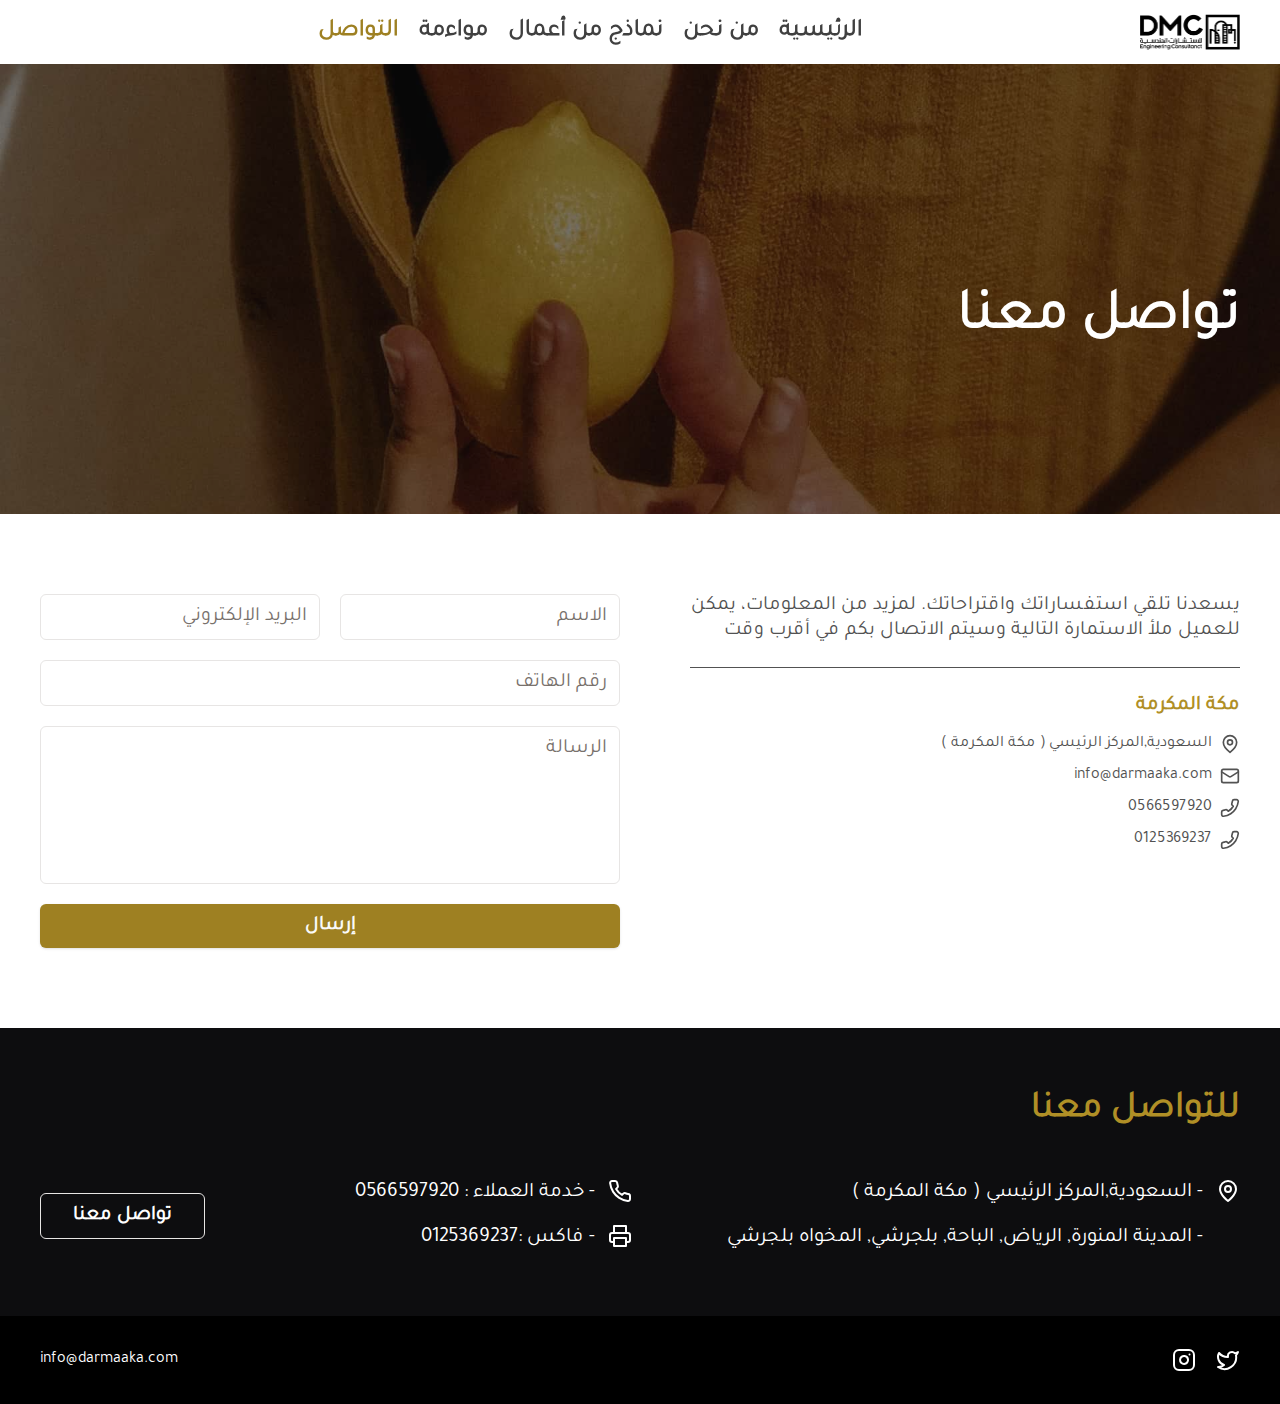
<file: contact.html>
<!DOCTYPE html><html lang="ar" dir="rtl"><head><meta charSet="utf-8"/><meta name="viewport" content="width=device-width, initial-scale=1"/><link rel="preload" as="image" href="/_next/static/media/logo_lg.668fcf19.png" fetchPriority="high"/><link rel="preload" as="image" href="/_next/static/media/contact.6ba9fb01.jpg" fetchPriority="high"/><link rel="stylesheet" href="/_next/static/css/16a7ebabcc5ca009.css" crossorigin="" data-precedence="next"/><link rel="stylesheet" href="/_next/static/css/ceb77647911c8b25.css" crossorigin="" data-precedence="next"/><link rel="preload" href="/_next/static/chunks/webpack-b78f822720009543.js" as="script" fetchPriority="low" crossorigin=""/><script src="/_next/static/chunks/fd9d1056-453f848ce5dbf3ef.js" async="" crossorigin=""></script><script src="/_next/static/chunks/864-99bec41b64049134.js" async="" crossorigin=""></script><script src="/_next/static/chunks/main-app-598ce99073fe52ea.js" async="" crossorigin=""></script><title>دار مكة | تواصل معنا</title><meta name="description" content="دار مكة للأستشارات الهندسية"/><meta name="application-name" content="دار مكة"/><link rel="author" href="https://planing-solutions.com/"/><meta name="author" content="الحلول للتخطيط"/><link rel="manifest" href="/manifest.webmanifest"/><meta name="keywords" content="دار مكة للأستشارات الهندسية"/><meta name="theme-color" content="#ffffff"/><meta name="creator" content="Ibrahim Omar"/><meta name="publisher" content="دار مكة"/><link rel="canonical" href="https://darmaaka.com/contact"/><meta name="apple-mobile-web-app-capable" content="yes"/><meta name="apple-mobile-web-app-title" content="دار مكة"/><link href="/logo.png" rel="apple-touch-startup-image"/><meta name="apple-mobile-web-app-status-bar-style" content="black-translucent"/><meta property="og:title" content="دار مكة - تواصل معنا"/><meta property="og:description" content="دار مكة للأستشارات الهندسية"/><meta property="og:url" content="https://darmaaka.com/contact"/><meta property="og:site_name" content="دار مكة"/><meta property="og:locale" content="ar"/><meta property="og:country_name" content="السعودية"/><meta property="og:image" content="https://darmaaka.com/openGraph.jpg"/><meta property="og:image:width" content="800"/><meta property="og:image:height" content="800"/><meta property="og:image:alt" content="دار مكة"/><meta property="og:email" content="ebrahimamra69@gmail.com"/><meta property="og:phone_number" content="0120399237"/><meta property="og:fax_number" content="0120347029"/><meta property="og:locale:alternate" content="en"/><meta property="og:type" content="website"/><meta name="twitter:card" content="summary_large_image"/><meta name="twitter:title" content="دار مكة - تواصل معنا"/><meta name="twitter:description" content="دار مكة للأستشارات الهندسية"/><meta name="twitter:image" content="https://darmaaka.com/openGraph.jpg"/><meta name="twitter:image:width" content="800"/><meta name="twitter:image:height" content="800"/><meta name="twitter:image:alt" content="دار مكة"/><link rel="icon" href="/favicon.ico" type="image/x-icon" sizes="35x35"/><link rel="icon" href="/icon.png?651f2d298c849ff2" type="image/png" sizes="3334x3334"/><link rel="apple-touch-icon" href="/apple-icon.png?a14e0b85542ed2f4" type="image/png" sizes="70x70"/><script src="/_next/static/chunks/polyfills-c67a75d1b6f99dc8.js" crossorigin="" noModule=""></script></head><body class="__className_9e1517"><main><header class="sticky w-full z-50 transition-all duration-300 ease-out text-black top-0 shadow-none"><div class="container mx-auto px-3 sm:px-5 lg:px-10 flex rtl:flex-row justify-between items-center py-2"><div class="w-fit"><a aria-label="home" href="/"><img alt="logo" title="dar_makka logo" aria-label="dar_makka logo" fetchPriority="high" width="100" height="35" decoding="async" data-nimg="1" class="invert object-cover" style="color:transparent" src="/_next/static/media/logo_lg.668fcf19.png"/></a></div><nav class="md:block hidden"><ul class="flex justify-between items-center gap-5 text-xl lg:text-2xl font-semibold text-neutral-700"><li class="py-2 relative before:absolute before:bottom-0 before:bg-custom_gold before:h-0.5 before:w-full before:opacity-0 before:transition-all before:duration-300 before:ease-in-out before:transform before:scale-x-0 before:origin-left before:translate-x-1/2 before:translate-y-1/2 before:z-10 hover:before:scale-x-100 hover:before:opacity-100 hover:before:translate-x-0"><a aria-label="الرئيسية" href="/">الرئيسية</a></li><li class="py-2 relative before:absolute before:bottom-0 before:bg-custom_gold before:h-0.5 before:w-full before:opacity-0 before:transition-all before:duration-300 before:ease-in-out before:transform before:scale-x-0 before:origin-left before:translate-x-1/2 before:translate-y-1/2 before:z-10 hover:before:scale-x-100 hover:before:opacity-100 hover:before:translate-x-0"><a aria-label="من نحن" href="/about">من نحن</a></li><li class="py-2 relative before:absolute before:bottom-0 before:bg-custom_gold before:h-0.5 before:w-full before:opacity-0 before:transition-all before:duration-300 before:ease-in-out before:transform before:scale-x-0 before:origin-left before:translate-x-1/2 before:translate-y-1/2 before:z-10 hover:before:scale-x-100 hover:before:opacity-100 hover:before:translate-x-0"><a aria-label="نماذج من أعمال" href="/work">نماذج من أعمال</a></li><li class="py-2 relative before:absolute before:bottom-0 before:bg-custom_gold before:h-0.5 before:w-full before:opacity-0 before:transition-all before:duration-300 before:ease-in-out before:transform before:scale-x-0 before:origin-left before:translate-x-1/2 before:translate-y-1/2 before:z-10 hover:before:scale-x-100 hover:before:opacity-100 hover:before:translate-x-0"><a aria-label="مواءمة" href="/mowaamah">مواءمة</a></li><li class="py-2 text-custom_gold_2"><a aria-label="التواصل" href="/contact">التواصل</a></li></ul></nav><div><div class="flex rtl:flex-row-reverse justify-center items-center gap-3"><button class="inline-flex items-center justify-center rounded-md text-sm font-medium ring-offset-background transition-colors focus-visible:outline-none focus-visible:ring-2 focus-visible:ring-ring focus-visible:ring-offset-2 aria-disabled:pointer-events-none aria-disabled:opacity-50 p-0 h-auto w-auto md:hidden" aria-expanded="false" aria-pressed="false" aria-label="menu toggle" title="menu toggle"><svg xmlns="http://www.w3.org/2000/svg" width="20" height="20" viewBox="0 0 24 24" fill="none" stroke="currentColor" stroke-width="2" stroke-linecap="round" stroke-linejoin="round" class="cursor-pointer"><line x1="4" x2="20" y1="12" y2="12"></line><line x1="4" x2="20" y1="6" y2="6"></line><line x1="4" x2="20" y1="18" y2="18"></line></svg></button></div></div></div></header><section class="min-h-[100svh]"><div class="min-h-[50svh] max-h-[50vh] flex justify-center items-center relative before:absolute before:inset-0 before:bg-[#0d0d0d80] before:z-10 overflow-hidden"><img alt="تواصل معنا" fetchPriority="high" decoding="async" data-nimg="fill" class="object-cover object-center animate-scale-up" style="position:absolute;height:100%;width:100%;left:0;top:0;right:0;bottom:0;color:transparent;background-size:cover;background-position:50% 50%;background-repeat:no-repeat;background-image:url(&quot;data:image/svg+xml;charset=utf-8,%3Csvg xmlns=&#x27;http://www.w3.org/2000/svg&#x27; viewBox=&#x27;0 0 320 160&#x27;%3E%3Cfilter id=&#x27;b&#x27; color-interpolation-filters=&#x27;sRGB&#x27;%3E%3CfeGaussianBlur stdDeviation=&#x27;20&#x27;/%3E%3CfeColorMatrix values=&#x27;1 0 0 0 0 0 1 0 0 0 0 0 1 0 0 0 0 0 100 -1&#x27; result=&#x27;s&#x27;/%3E%3CfeFlood x=&#x27;0&#x27; y=&#x27;0&#x27; width=&#x27;100%25&#x27; height=&#x27;100%25&#x27;/%3E%3CfeComposite operator=&#x27;out&#x27; in=&#x27;s&#x27;/%3E%3CfeComposite in2=&#x27;SourceGraphic&#x27;/%3E%3CfeGaussianBlur stdDeviation=&#x27;20&#x27;/%3E%3C/filter%3E%3Cimage width=&#x27;100%25&#x27; height=&#x27;100%25&#x27; x=&#x27;0&#x27; y=&#x27;0&#x27; preserveAspectRatio=&#x27;none&#x27; style=&#x27;filter: url(%23b);&#x27; href=&#x27;[data-uri]&#x27;/%3E%3C/svg%3E&quot;)" src="/_next/static/media/contact.6ba9fb01.jpg"/><div class="container mx-auto px-3 sm:px-5 lg:px-10 z-20 mt-20"><h1 class="text-fluid-2 font-bold text-white leading-none mb-5">تواصل معنا</h1></div></div><div class="container mx-auto px-3 sm:px-5 lg:px-10 lg:py-20 py-10 flex lg:flex-row flex-col justify-between items-start w-full gap-10"><div class="flex-1"><div class="relative before:absolute before:bottom-0 before:w-full before:h-[1px] before:bg-neutral-600 pb-6 mb-6 w-fit"><p class="text-xl lg:max-w-[50ch] leading-tight text-neutral-600">يسعدنا تلقي استفساراتك واقتراحاتك. لمزيد من المعلومات، يمكن للعميل ملأ الاستمارة التالية وسيتم الاتصال بكم في أقرب وقت</p></div><div><h2 class="text-custom_gold text-xl font-bold mb-3">مكة المكرمة</h2><div class="flex flex-col gap-2"><div class="flex justify-start items-center gap-2"><svg xmlns="http://www.w3.org/2000/svg" width="20" height="20" viewBox="0 0 24 24" fill="none" stroke="currentColor" stroke-width="2" stroke-linecap="round" stroke-linejoin="round" class="text-neutral-600"><path d="M20 10c0 6-8 12-8 12s-8-6-8-12a8 8 0 0 1 16 0Z"></path><circle cx="12" cy="10" r="3"></circle></svg><a target="_blank" class="font-medium text-neutral-600 hover:underline underline-offset-8 transition-all duration-200 ease-in-out" href="https://maps.app.goo.gl/6yQnmmjb5mfhx6Mk6">السعودية,المركز الرئيسي ( مكة المكرمة )</a></div><div class="flex justify-start items-center gap-2"><svg xmlns="http://www.w3.org/2000/svg" width="20" height="20" viewBox="0 0 24 24" fill="none" stroke="currentColor" stroke-width="2" stroke-linecap="round" stroke-linejoin="round" class="text-neutral-600"><rect width="20" height="16" x="2" y="4" rx="2"></rect><path d="m22 7-8.97 5.7a1.94 1.94 0 0 1-2.06 0L2 7"></path></svg><a target="_blank" class="font-medium text-neutral-600 hover:underline underline-offset-8 transition-all duration-200 ease-in-out" href="mailto:info@darmaaka.com">info@darmaaka.com</a></div><div class="flex justify-start items-center gap-2"><svg xmlns="http://www.w3.org/2000/svg" width="20" height="20" viewBox="0 0 24 24" fill="none" stroke="currentColor" stroke-width="2" stroke-linecap="round" stroke-linejoin="round" class="rtl:-rotate-90 text-neutral-600"><path d="M22 16.92v3a2 2 0 0 1-2.18 2 19.79 19.79 0 0 1-8.63-3.07 19.5 19.5 0 0 1-6-6 19.79 19.79 0 0 1-3.07-8.67A2 2 0 0 1 4.11 2h3a2 2 0 0 1 2 1.72 12.84 12.84 0 0 0 .7 2.81 2 2 0 0 1-.45 2.11L8.09 9.91a16 16 0 0 0 6 6l1.27-1.27a2 2 0 0 1 2.11-.45 12.84 12.84 0 0 0 2.81.7A2 2 0 0 1 22 16.92z"></path></svg><a target="_blank" class="font-medium text-neutral-600 hover:underline underline-offset-8 transition-all duration-200 ease-in-out" href="tel:0566597920">0566597920</a></div><div class="flex justify-start items-center gap-2"><svg xmlns="http://www.w3.org/2000/svg" width="20" height="20" viewBox="0 0 24 24" fill="none" stroke="currentColor" stroke-width="2" stroke-linecap="round" stroke-linejoin="round" class="rtl:-rotate-90 text-neutral-600"><path d="M22 16.92v3a2 2 0 0 1-2.18 2 19.79 19.79 0 0 1-8.63-3.07 19.5 19.5 0 0 1-6-6 19.79 19.79 0 0 1-3.07-8.67A2 2 0 0 1 4.11 2h3a2 2 0 0 1 2 1.72 12.84 12.84 0 0 0 .7 2.81 2 2 0 0 1-.45 2.11L8.09 9.91a16 16 0 0 0 6 6l1.27-1.27a2 2 0 0 1 2.11-.45 12.84 12.84 0 0 0 2.81.7A2 2 0 0 1 22 16.92z"></path></svg><a target="_blank" class="font-medium text-neutral-600 hover:underline underline-offset-8 transition-all duration-200 ease-in-out" href="tel:0125369237">0125369237</a></div></div></div></div><div class="flex-1 w-full"><form class="flex flex-col gap-5 justify-between items-start"><div class="flex flex-col lg:flex-row justify-between items-start gap-5 w-full"><div class="space-y-2 w-full"><input class="flex w-full rounded-md border border-input bg-background px-3 py-2 ring-offset-background file:border-0 file:bg-transparent file:text-sm file:font-medium placeholder:text-muted-foreground focus-visible:outline-none focus-visible:ring-2 focus-visible:ring-custom_gold focus-visible:ring-offset-2 aria-disabled:cursor-not-allowed aria-disabled:opacity-50 text-xl font-medium" placeholder="الاسم" id=":R16ldcla:-form-item" aria-describedby=":R16ldcla:-form-item-description" aria-invalid="false" name="name" value=""/></div><div class="space-y-2 w-full"><input class="flex w-full rounded-md border border-input bg-background px-3 py-2 ring-offset-background file:border-0 file:bg-transparent file:text-sm file:font-medium placeholder:text-muted-foreground focus-visible:outline-none focus-visible:ring-2 focus-visible:ring-custom_gold focus-visible:ring-offset-2 aria-disabled:cursor-not-allowed aria-disabled:opacity-50 text-xl font-medium" placeholder="البريد الإلكتروني" id=":R26ldcla:-form-item" aria-describedby=":R26ldcla:-form-item-description" aria-invalid="false" name="email" value=""/></div></div><div class="space-y-2 w-full"><input class="flex w-full rounded-md border border-input bg-background px-3 py-2 ring-offset-background file:border-0 file:bg-transparent file:text-sm file:font-medium placeholder:text-muted-foreground focus-visible:outline-none focus-visible:ring-2 focus-visible:ring-custom_gold focus-visible:ring-offset-2 aria-disabled:cursor-not-allowed aria-disabled:opacity-50 text-xl font-medium" placeholder="رقم الهاتف" id=":Raldcla:-form-item" aria-describedby=":Raldcla:-form-item-description" aria-invalid="false" name="phone" value=""/></div><div class="space-y-2 w-full"><textarea class="flex min-h-[80px] w-full rounded-md border border-input bg-background px-3 ring-offset-background placeholder:text-muted-foreground focus-visible:outline-none focus-visible:ring-2 focus-visible:ring-custom_gold focus-visible:ring-offset-2 disabled:cursor-not-allowed disabled:opacity-50 text-xl font-medium py-2 resize-none" placeholder="الرسالة" rows="5" name="message" id=":Reldcla:-form-item" aria-describedby=":Reldcla:-form-item-description" aria-invalid="false"></textarea></div><button class="ring-offset-background focus-visible:outline-none focus-visible:ring-2 focus-visible:ring-ring focus-visible:ring-offset-2 aria-disabled:pointer-events-none aria-disabled:opacity-50 text-primary-foreground px-4 py-2 bg-[#9e8022] text-xl rounded-md shadow flex justify-center items-center mx-auto hover:opacity-70 transition-all duration-300 active:scale-90 w-full font-bold" aria-label="Submit form" aria-disabled="false" type="submit">إرسال</button></form></div></div></section><footer class="text-white overflow-hidden"><div class="bg-[#0d0d0f] py-16"><div class="container mx-auto px-3 sm:px-5 lg:px-10"><div><h2 class="text-4xl md:text-fluid-md font-bold text-custom_gold mb-10 leading-none pb-2.5">للتواصل معنا</h2></div><div class="flex lg:flex-row flex-col flex-grow justify-center lg:justify-start items-start gap-4 flex-wrap"><div class="flex-1 w-full"><div class="flex justify-start items-start gap-3"><svg xmlns="http://www.w3.org/2000/svg" width="24" height="24" viewBox="0 0 24 24" fill="none" stroke="currentColor" stroke-width="2" stroke-linecap="round" stroke-linejoin="round" class="lucide lucide-map-pin"><path d="M20 10c0 6-8 12-8 12s-8-6-8-12a8 8 0 0 1 16 0Z"></path><circle cx="12" cy="10" r="3"></circle></svg><div><p class="text-xl md:text-fluid-xs leading-snug mb-4">- السعودية,المركز الرئيسي ( مكة المكرمة )</p><p class="text-xl md:text-fluid-xs leading-snug">- المدينة المنورة, الرياض, الباحة, بلجرشي, المخواه بلجرشي</p></div></div></div><div class="flex-1 lg:flex-row flex-col gap-4 flex justify-between items-start lg:items-center w-full"><div><div class="flex justify-start items-start gap-3"><svg xmlns="http://www.w3.org/2000/svg" width="24" height="24" viewBox="0 0 24 24" fill="none" stroke="currentColor" stroke-width="2" stroke-linecap="round" stroke-linejoin="round" class="lucide lucide-phone"><path d="M22 16.92v3a2 2 0 0 1-2.18 2 19.79 19.79 0 0 1-8.63-3.07 19.5 19.5 0 0 1-6-6 19.79 19.79 0 0 1-3.07-8.67A2 2 0 0 1 4.11 2h3a2 2 0 0 1 2 1.72 12.84 12.84 0 0 0 .7 2.81 2 2 0 0 1-.45 2.11L8.09 9.91a16 16 0 0 0 6 6l1.27-1.27a2 2 0 0 1 2.11-.45 12.84 12.84 0 0 0 2.81.7A2 2 0 0 1 22 16.92z"></path></svg><p class="text-xl md:text-fluid-xs leading-snug mb-4">- خدمة العملاء : 0566597920</p></div><div class="flex justify-start items-start gap-3"><svg xmlns="http://www.w3.org/2000/svg" width="24" height="24" viewBox="0 0 24 24" fill="none" stroke="currentColor" stroke-width="2" stroke-linecap="round" stroke-linejoin="round" class="lucide lucide-printer"><polyline points="6 9 6 2 18 2 18 9"></polyline><path d="M6 18H4a2 2 0 0 1-2-2v-5a2 2 0 0 1 2-2h16a2 2 0 0 1 2 2v5a2 2 0 0 1-2 2h-2"></path><rect width="12" height="8" x="6" y="14"></rect></svg><p class="text-xl md:text-fluid-xs leading-snug">- فاكس :0125369237</p></div></div><a aria-label="تواصل معنا" class="inline-flex items-center justify-center rounded-md text-sm font-medium ring-offset-background transition-colors focus-visible:outline-none focus-visible:ring-2 focus-visible:ring-ring focus-visible:ring-offset-2 aria-disabled:pointer-events-none aria-disabled:opacity-50 border border-input px-4 py-2 block hover:bg-white/10 !text-white !text-xl !md:text-fluid-xs leading-tight !font-bold px-8 w-full lg:w-fit" href="/contact">تواصل معنا</a></div></div></div></div><div class="bg-black py-8 text-white"><div class="container mx-auto px-3 sm:px-5 lg:px-10 flex rtl:flex-row-reverse justify-between items-center flex-grow flex-wrap gap-5"><div><a target="_blank" class="font-medium hover:underline underline-offset-8 transition-all duration-200 ease-in-out" href="mailto:info@darmaaka.com">info@darmaaka.com</a></div><div class="flex justify-start items-center gap-5"><a target="_blank" aria-label="Twitter account" class="font-medium hover:underline underline-offset-8 transition-all duration-200 ease-in-out" href="https://twitter.com/DarMakaha"><svg xmlns="http://www.w3.org/2000/svg" width="24" height="24" viewBox="0 0 24 24" fill="none" stroke="currentColor" stroke-width="2" stroke-linecap="round" stroke-linejoin="round" class="lucide lucide-twitter"><path d="M22 4s-.7 2.1-2 3.4c1.6 10-9.4 17.3-18 11.6 2.2.1 4.4-.6 6-2C3 15.5.5 9.6 3 5c2.2 2.6 5.6 4.1 9 4-.9-4.2 4-6.6 7-3.8 1.1 0 3-1.2 3-1.2z"></path></svg></a><a target="_blank" aria-label="Instagram account" class="font-medium hover:underline underline-offset-8 transition-all duration-200 ease-in-out" href="https://www.instagram.com/dmcstudio.sa/"><svg xmlns="http://www.w3.org/2000/svg" width="24" height="24" viewBox="0 0 24 24" fill="none" stroke="currentColor" stroke-width="2" stroke-linecap="round" stroke-linejoin="round" class="lucide lucide-instagram"><rect width="20" height="20" x="2" y="2" rx="5" ry="5"></rect><path d="M16 11.37A4 4 0 1 1 12.63 8 4 4 0 0 1 16 11.37z"></path><line x1="17.5" x2="17.51" y1="6.5" y2="6.5"></line></svg></a></div></div></div></footer></main><script src="/_next/static/chunks/webpack-b78f822720009543.js" crossorigin="" async=""></script><script>(self.__next_f=self.__next_f||[]).push([0]);self.__next_f.push([2,null])</script><script>self.__next_f.push([1,"1:HL[\"/_next/static/css/16a7ebabcc5ca009.css\",\"style\",{\"crossOrigin\":\"\"}]\n2:HL[\"/_next/static/css/ceb77647911c8b25.css\",\"style\",{\"crossOrigin\":\"\"}]\n0:\"$L3\"\n"])</script><script>self.__next_f.push([1,"4:I{\"id\":6054,\"chunks\":[\"272:static/chunks/webpack-b78f822720009543.js\",\"971:static/chunks/fd9d1056-453f848ce5dbf3ef.js\",\"864:static/chunks/864-99bec41b64049134.js\"],\"name\":\"\",\"async\":false}\n6:I{\"id\":1729,\"chunks\":[\"272:static/chunks/webpack-b78f822720009543.js\",\"971:static/chunks/fd9d1056-453f848ce5dbf3ef.js\",\"864:static/chunks/864-99bec41b64049134.js\"],\"name\":\"\",\"async\":false}\n7:I{\"id\":7580,\"chunks\":[\"964:static/chunks/964-d6eb0a90d28f4d3f.js\",\"33:static/chunks/33-c8d6b4b1cfca3f88.js\",\"724:static/chunks/7"])</script><script>self.__next_f.push([1,"24-dcceb978e4bd361a.js\",\"424:static/chunks/424-b5702297ad616c49.js\",\"828:static/chunks/828-e4703bb1abe3be87.js\",\"185:static/chunks/app/layout-2ae96b9559860cb4.js\"],\"name\":\"\",\"async\":false}\n8:I{\"id\":4724,\"chunks\":[\"964:static/chunks/964-d6eb0a90d28f4d3f.js\",\"33:static/chunks/33-c8d6b4b1cfca3f88.js\",\"724:static/chunks/724-dcceb978e4bd361a.js\",\"424:static/chunks/424-b5702297ad616c49.js\",\"233:static/chunks/233-4aa583e0b7da4b48.js\",\"327:static/chunks/app/contact/page-09b32f4371ab91d2.js\"],\"name\":\"\",\"async\":false"])</script><script>self.__next_f.push([1,"}\n9:I{\"id\":6964,\"chunks\":[\"964:static/chunks/964-d6eb0a90d28f4d3f.js\",\"33:static/chunks/33-c8d6b4b1cfca3f88.js\",\"724:static/chunks/724-dcceb978e4bd361a.js\",\"424:static/chunks/424-b5702297ad616c49.js\",\"233:static/chunks/233-4aa583e0b7da4b48.js\",\"327:static/chunks/app/contact/page-09b32f4371ab91d2.js\"],\"name\":\"Image\",\"async\":false}\na:I{\"id\":7206,\"chunks\":[\"964:static/chunks/964-d6eb0a90d28f4d3f.js\",\"33:static/chunks/33-c8d6b4b1cfca3f88.js\",\"724:static/chunks/724-dcceb978e4bd361a.js\",\"424:static/chunks/424-b57"])</script><script>self.__next_f.push([1,"02297ad616c49.js\",\"828:static/chunks/828-e4703bb1abe3be87.js\",\"185:static/chunks/app/layout-2ae96b9559860cb4.js\"],\"name\":\"\",\"async\":false}\nb:I{\"id\":4138,\"chunks\":[\"964:static/chunks/964-d6eb0a90d28f4d3f.js\",\"33:static/chunks/33-c8d6b4b1cfca3f88.js\",\"724:static/chunks/724-dcceb978e4bd361a.js\",\"424:static/chunks/424-b5702297ad616c49.js\",\"828:static/chunks/828-e4703bb1abe3be87.js\",\"185:static/chunks/app/layout-2ae96b9559860cb4.js\"],\"name\":\"\",\"async\":false}\nc:I{\"id\":1443,\"chunks\":[\"272:static/chunks/webpack-b78"])</script><script>self.__next_f.push([1,"f822720009543.js\",\"971:static/chunks/fd9d1056-453f848ce5dbf3ef.js\",\"864:static/chunks/864-99bec41b64049134.js\"],\"name\":\"\",\"async\":false}\nd:I{\"id\":8639,\"chunks\":[\"272:static/chunks/webpack-b78f822720009543.js\",\"971:static/chunks/fd9d1056-453f848ce5dbf3ef.js\",\"864:static/chunks/864-99bec41b64049134.js\"],\"name\":\"\",\"async\":false}\nf:I{\"id\":5797,\"chunks\":[\"964:static/chunks/964-d6eb0a90d28f4d3f.js\",\"33:static/chunks/33-c8d6b4b1cfca3f88.js\",\"724:static/chunks/724-dcceb978e4bd361a.js\",\"424:static/chunks/424-b570229"])</script><script>self.__next_f.push([1,"7ad616c49.js\",\"233:static/chunks/233-4aa583e0b7da4b48.js\",\"327:static/chunks/app/contact/page-09b32f4371ab91d2.js\"],\"name\":\"\",\"async\":false}\n10:I{\"id\":8935,\"chunks\":[\"964:static/chunks/964-d6eb0a90d28f4d3f.js\",\"33:static/chunks/33-c8d6b4b1cfca3f88.js\",\"724:static/chunks/724-dcceb978e4bd361a.js\",\"424:static/chunks/424-b5702297ad616c49.js\",\"828:static/chunks/828-e4703bb1abe3be87.js\",\"185:static/chunks/app/layout-2ae96b9559860cb4.js\"],\"name\":\"\",\"async\":false}\n11:I{\"id\":1424,\"chunks\":[\"964:static/chunks/964-d6e"])</script><script>self.__next_f.push([1,"b0a90d28f4d3f.js\",\"33:static/chunks/33-c8d6b4b1cfca3f88.js\",\"724:static/chunks/724-dcceb978e4bd361a.js\",\"424:static/chunks/424-b5702297ad616c49.js\",\"828:static/chunks/828-e4703bb1abe3be87.js\",\"185:static/chunks/app/layout-2ae96b9559860cb4.js\"],\"name\":\"Toaster\",\"async\":false}\n"])</script><script>self.__next_f.push([1,"3:[[[\"$\",\"link\",\"0\",{\"rel\":\"stylesheet\",\"href\":\"/_next/static/css/16a7ebabcc5ca009.css\",\"precedence\":\"next\",\"crossOrigin\":\"\"}],[\"$\",\"link\",\"1\",{\"rel\":\"stylesheet\",\"href\":\"/_next/static/css/ceb77647911c8b25.css\",\"precedence\":\"next\",\"crossOrigin\":\"\"}]],[\"$\",\"$L4\",null,{\"buildId\":\"doqUA2guvS_1akUaQpM0e\",\"assetPrefix\":\"\",\"initialCanonicalUrl\":\"/contact\",\"initialTree\":[\"\",{\"children\":[\"contact\",{\"children\":[\"__PAGE__\",{}]}]},\"$undefined\",\"$undefined\",true],\"initialHead\":[false,\"$L5\"],\"globalErrorComponent\":\"$6\",\"children\":[null,[\"$\",\"html\",null,{\"lang\":\"ar\",\"dir\":\"rtl\",\"children\":[\"$\",\"body\",null,{\"className\":\"__className_9e1517\",\"children\":[\"$\",\"main\",null,{\"children\":[[\"$\",\"$L7\",null,{\"children\":[\"$\",\"div\",null,{\"className\":\"container mx-auto px-3 sm:px-5 lg:px-10 flex rtl:flex-row justify-between items-center py-2\",\"children\":[[\"$\",\"div\",null,{\"className\":\"w-fit\",\"children\":[\"$\",\"$L8\",null,{\"href\":\"/\",\"aria-label\":\"home\",\"children\":[\"$\",\"$L9\",null,{\"src\":{\"src\":\"/_next/static/media/logo_lg.668fcf19.png\",\"height\":1141,\"width\":3245,\"blurDataURL\":\"[data-uri]\",\"blurWidth\":8,\"blurHeight\":3},\"height\":35,\"width\":0,\"alt\":\"logo\",\"title\":\"dar_makka logo\",\"aria-label\":\"dar_makka logo\",\"className\":\"invert object-cover\",\"priority\":true}]}]}],[\"$\",\"$La\",null,{}],[\"$\",\"$Lb\",null,{}]]}]}],[\"$\",\"$Lc\",null,{\"parallelRouterKey\":\"children\",\"segmentPath\":[\"children\"],\"loading\":\"$undefined\",\"loadingStyles\":\"$undefined\",\"hasLoading\":false,\"error\":\"$undefined\",\"errorStyles\":\"$undefined\",\"template\":[\"$\",\"$Ld\",null,{}],\"templateStyles\":\"$undefined\",\"notFound\":[[\"$\",\"title\",null,{\"children\":\"404: This page could not be found.\"}],[\"$\",\"div\",null,{\"style\":{\"fontFamily\":\"system-ui,\\\"Segoe UI\\\",Roboto,Helvetica,Arial,sans-serif,\\\"Apple Color Emoji\\\",\\\"Segoe UI Emoji\\\"\",\"height\":\"100vh\",\"textAlign\":\"center\",\"display\":\"flex\",\"flexDirection\":\"column\",\"alignItems\":\"center\",\"justifyContent\":\"center\"},\"children\":[\"$\",\"div\",null,{\"children\":[[\"$\",\"style\",null,{\"dangerouslySetInnerHTML\":{\"__html\":\"body{color:#000;background:#fff;margin:0}.next-error-h1{border-right:1px solid rgba(0,0,0,.3)}@media (prefers-color-scheme:dark){body{color:#fff;background:#000}.next-error-h1{border-right:1px solid rgba(255,255,255,.3)}}\"}}],[\"$\",\"h1\",null,{\"className\":\"next-error-h1\",\"style\":{\"display\":\"inline-block\",\"margin\":\"0 20px 0 0\",\"padding\":\"0 23px 0 0\",\"fontSize\":24,\"fontWeight\":500,\"verticalAlign\":\"top\",\"lineHeight\":\"49px\"},\"children\":\"404\"}],[\"$\",\"div\",null,{\"style\":{\"display\":\"inline-block\"},\"children\":[\"$\",\"h2\",null,{\"style\":{\"fontSize\":14,\"fontWeight\":400,\"lineHeight\":\"49px\",\"margin\":0},\"children\":\"This page could not be found.\"}]}]]}]}]],\"notFoundStyles\":[],\"childProp\":{\"current\":[\"$\",\"$Lc\",null,{\"parallelRouterKey\":\"children\",\"segmentPath\":[\"children\",\"contact\",\"children\"],\"loading\":\"$undefined\",\"loadingStyles\":\"$undefined\",\"hasLoading\":false,\"error\":\"$undefined\",\"errorStyles\":\"$undefined\",\"template\":[\"$\",\"$Ld\",null,{}],\"templateStyles\":\"$undefined\",\"notFound\":\"$undefined\",\"notFoundStyles\":\"$undefined\",\"childProp\":{\"current\":[\"$Le\",[\"$\",\"section\",null,{\"className\":\"min-h-[100svh]\",\"children\":[[\"$\",\"div\",null,{\"className\":\"min-h-[50svh] max-h-[50vh] flex justify-center items-center relative before:absolute before:inset-0 before:bg-[#0d0d0d80] before:z-10 overflow-hidden\",\"children\":[[\"$\",\"$L9\",null,{\"className\":\"object-cover object-center animate-scale-up\",\"src\":{\"src\":\"/_next/static/media/contact.6ba9fb01.jpg\",\"height\":900,\"width\":1920,\"blurDataURL\":\"[data-uri]\",\"blurWidth\":8,\"blurHeight\":4},\"alt\":\"تواصل معنا\",\"priority\":true,\"placeholder\":\"blur\",\"fill\":true}],[\"$\",\"div\",null,{\"className\":\"container mx-auto px-3 sm:px-5 lg:px-10 z-20 mt-20\",\"children\":[[\"$\",\"h1\",null,{\"className\":\"text-fluid-2 font-bold text-white leading-none mb-5\",\"children\":\"تواصل معنا\"}],null]}]]}],[\"$\",\"div\",null,{\"className\":\"container mx-auto px-3 sm:px-5 lg:px-10 lg:py-20 py-10 flex lg:flex-row flex-col justify-between items-start w-full gap-10\",\"children\":[[\"$\",\"div\",null,{\"className\":\"flex-1\",\"children\":[[\"$\",\"div\",null,{\"className\":\"relative before:absolute before:bottom-0 before:w-full before:h-[1px] before:bg-neutral-600 pb-6 mb-6 w-fit\",\"children\":[\"$\",\"p\",null,{\"className\":\"text-xl lg:max-w-[50ch] leading-tight text-neutral-600\",\"children\":\"يسعدنا تلقي استفساراتك واقتراحاتك. لمزيد من المعلومات، يمكن للعميل ملأ الاستمارة التالية وسيتم الاتصال بكم في أقرب وقت\"}]}],[\"$\",\"div\",null,{\"children\":[[\"$\",\"h2\",null,{\"className\":\"text-custom_gold text-xl font-bold mb-3\",\"children\":\"مكة المكرمة\"}],[\"$\",\"div\",null,{\"className\":\"flex flex-col gap-2\",\"children\":[[\"$\",\"div\",null,{\"className\":\"flex justify-start items-center gap-2\",\"children\":[[\"$\",\"svg\",null,{\"xmlns\":\"http://www.w3.org/2000/svg\",\"width\":20,\"height\":20,\"viewBox\":\"0 0 24 24\",\"fill\":\"none\",\"stroke\":\"currentColor\",\"strokeWidth\":2,\"strokeLinecap\":\"round\",\"strokeLinejoin\":\"round\",\"className\":\"text-neutral-600\",\"children\":[[\"$\",\"path\",\"2oe9fu\",{\"d\":\"M20 10c0 6-8 12-8 12s-8-6-8-12a8 8 0 0 1 16 0Z\"}],[\"$\",\"circle\",\"ilqhr7\",{\"cx\":\"12\",\"cy\":\"10\",\"r\":\"3\"}],\"$undefined\"]}],[\"$\",\"$L8\",null,{\"href\":\"https://maps.app.goo.gl/6yQnmmjb5mfhx6Mk6\",\"target\":\"_blank\",\"className\":\"font-medium text-neutral-600 hover:underline underline-offset-8 transition-all duration-200 ease-in-out\",\"children\":\"السعودية,المركز الرئيسي ( مكة المكرمة )\"}]]}],[\"$\",\"div\",null,{\"className\":\"flex justify-start items-center gap-2\",\"children\":[[\"$\",\"svg\",null,{\"xmlns\":\"http://www.w3.org/2000/svg\",\"width\":20,\"height\":20,\"viewBox\":\"0 0 24 24\",\"fill\":\"none\",\"stroke\":\"currentColor\",\"strokeWidth\":2,\"strokeLinecap\":\"round\",\"strokeLinejoin\":\"round\",\"className\":\"text-neutral-600\",\"children\":[[\"$\",\"rect\",\"18n3k1\",{\"width\":\"20\",\"height\":\"16\",\"x\":\"2\",\"y\":\"4\",\"rx\":\"2\"}],[\"$\",\"path\",\"1ocrg3\",{\"d\":\"m22 7-8.97 5.7a1.94 1.94 0 0 1-2.06 0L2 7\"}],\"$undefined\"]}],[\"$\",\"$L8\",null,{\"href\":\"mailto:info@darmaaka.com\",\"target\":\"_blank\",\"className\":\"font-medium text-neutral-600 hover:underline underline-offset-8 transition-all duration-200 ease-in-out\",\"children\":\"info@darmaaka.com\"}]]}],[\"$\",\"div\",null,{\"className\":\"flex justify-start items-center gap-2\",\"children\":[[\"$\",\"svg\",null,{\"xmlns\":\"http://www.w3.org/2000/svg\",\"width\":20,\"height\":20,\"viewBox\":\"0 0 24 24\",\"fill\":\"none\",\"stroke\":\"currentColor\",\"strokeWidth\":2,\"strokeLinecap\":\"round\",\"strokeLinejoin\":\"round\",\"className\":\"rtl:-rotate-90 text-neutral-600\",\"children\":[[\"$\",\"path\",\"foiqr5\",{\"d\":\"M22 16.92v3a2 2 0 0 1-2.18 2 19.79 19.79 0 0 1-8.63-3.07 19.5 19.5 0 0 1-6-6 19.79 19.79 0 0 1-3.07-8.67A2 2 0 0 1 4.11 2h3a2 2 0 0 1 2 1.72 12.84 12.84 0 0 0 .7 2.81 2 2 0 0 1-.45 2.11L8.09 9.91a16 16 0 0 0 6 6l1.27-1.27a2 2 0 0 1 2.11-.45 12.84 12.84 0 0 0 2.81.7A2 2 0 0 1 22 16.92z\"}],\"$undefined\"]}],[\"$\",\"$L8\",null,{\"href\":\"tel:0566597920\",\"target\":\"_blank\",\"className\":\"font-medium text-neutral-600 hover:underline underline-offset-8 transition-all duration-200 ease-in-out\",\"children\":\"0566597920\"}]]}],[\"$\",\"div\",null,{\"className\":\"flex justify-start items-center gap-2\",\"children\":[[\"$\",\"svg\",null,{\"xmlns\":\"http://www.w3.org/2000/svg\",\"width\":20,\"height\":20,\"viewBox\":\"0 0 24 24\",\"fill\":\"none\",\"stroke\":\"currentColor\",\"strokeWidth\":2,\"strokeLinecap\":\"round\",\"strokeLinejoin\":\"round\",\"className\":\"rtl:-rotate-90 text-neutral-600\",\"children\":[[\"$\",\"path\",\"foiqr5\",{\"d\":\"M22 16.92v3a2 2 0 0 1-2.18 2 19.79 19.79 0 0 1-8.63-3.07 19.5 19.5 0 0 1-6-6 19.79 19.79 0 0 1-3.07-8.67A2 2 0 0 1 4.11 2h3a2 2 0 0 1 2 1.72 12.84 12.84 0 0 0 .7 2.81 2 2 0 0 1-.45 2.11L8.09 9.91a16 16 0 0 0 6 6l1.27-1.27a2 2 0 0 1 2.11-.45 12.84 12.84 0 0 0 2.81.7A2 2 0 0 1 22 16.92z\"}],\"$undefined\"]}],[\"$\",\"$L8\",null,{\"href\":\"tel:0125369237\",\"target\":\"_blank\",\"className\":\"font-medium text-neutral-600 hover:underline underline-offset-8 transition-all duration-200 ease-in-out\",\"children\":\"0125369237\"}]]}]]}]]}]]}],[\"$\",\"$Lf\",null,{}]]}]]}],null],\"segment\":\"__PAGE__\"},\"styles\":[]}],\"segment\":\"contact\"},\"styles\":[]}],[\"$\",\"footer\",null,{\"className\":\"text-white overflow-hidden\",\"children\":[[\"$\",\"$L10\",null,{}],[\"$\",\"div\",null,{\"className\":\"bg-black py-8 text-white\",\"children\":[\"$\",\"div\",null,{\"className\":\"container mx-auto px-3 sm:px-5 lg:px-10 flex rtl:flex-row-reverse justify-between items-center flex-grow flex-wrap gap-5\",\"children\":[[\"$\",\"div\",null,{\"children\":[\"$\",\"$L8\",null,{\"href\":\"mailto:info@darmaaka.com\",\"target\":\"_blank\",\"className\":\"font-medium hover:underline underline-offset-8 transition-all duration-200 ease-in-out\",\"children\":\"info@darmaaka.com\"}]}],[\"$\",\"div\",null,{\"className\":\"flex justify-start items-center gap-5\",\"children\":[[\"$\",\"$L8\",null,{\"href\":\"https://twitter.com/DarMakaha\",\"target\":\"_blank\",\"aria-label\":\"Twitter account\",\"className\":\"font-medium hover:underline underline-offset-8 transition-all duration-200 ease-in-out\",\"children\":[\"$\",\"svg\",null,{\"xmlns\":\"http://www.w3.org/2000/svg\",\"width\":24,\"height\":24,\"viewBox\":\"0 0 24 24\",\"fill\":\"none\",\"stroke\":\"currentColor\",\"strokeWidth\":2,\"strokeLinecap\":\"round\",\"strokeLinejoin\":\"round\",\"className\":\"lucide lucide-twitter\",\"children\":[[\"$\",\"path\",\"pff0z6\",{\"d\":\"M22 4s-.7 2.1-2 3.4c1.6 10-9.4 17.3-18 11.6 2.2.1 4.4-.6 6-2C3 15.5.5 9.6 3 5c2.2 2.6 5.6 4.1 9 4-.9-4.2 4-6.6 7-3.8 1.1 0 3-1.2 3-1.2z\"}],\"$undefined\"]}]}],[\"$\",\"$L8\",null,{\"href\":\"https://www.instagram.com/dmcstudio.sa/\",\"target\":\"_blank\",\"aria-label\":\"Instagram account\",\"className\":\"font-medium hover:underline underline-offset-8 transition-all duration-200 ease-in-out\",\"children\":[\"$\",\"svg\",null,{\"xmlns\":\"http://www.w3.org/2000/svg\",\"width\":24,\"height\":24,\"viewBox\":\"0 0 24 24\",\"fill\":\"none\",\"stroke\":\"currentColor\",\"strokeWidth\":2,\"strokeLinecap\":\"round\",\"strokeLinejoin\":\"round\",\"className\":\"lucide lucide-instagram\",\"children\":[[\"$\",\"rect\",\"2e1cvw\",{\"width\":\"20\",\"height\":\"20\",\"x\":\"2\",\"y\":\"2\",\"rx\":\"5\",\"ry\":\"5\"}],[\"$\",\"path\",\"9exkf1\",{\"d\":\"M16 11.37A4 4 0 1 1 12.63 8 4 4 0 0 1 16 11.37z\"}],[\"$\",\"line\",\"r4j83e\",{\"x1\":\"17.5\",\"x2\":\"17.51\",\"y1\":\"6.5\",\"y2\":\"6.5\"}],\"$undefined\"]}]}]]}]]}]}]]}],[\"$\",\"$L11\",null,{\"richColors\":true,\"position\":\"top-center\"}]]}]}]}],null]}]]\n"])</script><script>self.__next_f.push([1,"5:[[\"$\",\"meta\",\"0\",{\"charSet\":\"utf-8\"}],[\"$\",\"title\",\"1\",{\"children\":\"دار مكة | تواصل معنا\"}],[\"$\",\"meta\",\"2\",{\"name\":\"description\",\"content\":\"دار مكة للأستشارات الهندسية\"}],[\"$\",\"meta\",\"3\",{\"name\":\"application-name\",\"content\":\"دار مكة\"}],[\"$\",\"link\",\"4\",{\"rel\":\"author\",\"href\":\"https://planing-solutions.com/\"}],[\"$\",\"meta\",\"5\",{\"name\":\"author\",\"content\":\"الحلول للتخطيط\"}],[\"$\",\"link\",\"6\",{\"rel\":\"manifest\",\"href\":\"/manifest.webmanifest\"}],[\"$\",\"meta\",\"7\",{\"name\":\"keywords\",\"content\":\"دار مكة للأستشارات الهندسية\"}],[\"$\",\"meta\",\"8\",{\"name\":\"theme-color\",\"content\":\"#ffffff\"}],[\"$\",\"meta\",\"9\",{\"name\":\"viewport\",\"content\":\"width=device-width, initial-scale=1\"}],[\"$\",\"meta\",\"10\",{\"name\":\"creator\",\"content\":\"Ibrahim Omar\"}],[\"$\",\"meta\",\"11\",{\"name\":\"publisher\",\"content\":\"دار مكة\"}],[\"$\",\"link\",\"12\",{\"rel\":\"canonical\",\"href\":\"https://darmaaka.com/contact\"}],[\"$\",\"meta\",\"13\",{\"name\":\"apple-mobile-web-app-capable\",\"content\":\"yes\"}],[\"$\",\"meta\",\"14\",{\"name\":\"apple-mobile-web-app-title\",\"content\":\"دار مكة\"}],[\"$\",\"link\",\"15\",{\"href\":\"/logo.png\",\"media\":\"$undefined\",\"rel\":\"apple-touch-startup-image\"}],[\"$\",\"meta\",\"16\",{\"name\":\"apple-mobile-web-app-status-bar-style\",\"content\":\"black-translucent\"}],[\"$\",\"meta\",\"17\",{\"property\":\"og:title\",\"content\":\"دار مكة - تواصل معنا\"}],[\"$\",\"meta\",\"18\",{\"property\":\"og:description\",\"content\":\"دار مكة للأستشارات الهندسية\"}],[\"$\",\"meta\",\"19\",{\"property\":\"og:url\",\"content\":\"https://darmaaka.com/contact\"}],[\"$\",\"meta\",\"20\",{\"property\":\"og:site_name\",\"content\":\"دار مكة\"}],[\"$\",\"meta\",\"21\",{\"property\":\"og:locale\",\"content\":\"ar\"}],[\"$\",\"meta\",\"22\",{\"property\":\"og:country_name\",\"content\":\"السعودية\"}],[\"$\",\"meta\",\"23\",{\"property\":\"og:image\",\"content\":\"https://darmaaka.com/openGraph.jpg\"}],[\"$\",\"meta\",\"24\",{\"property\":\"og:image:width\",\"content\":\"800\"}],[\"$\",\"meta\",\"25\",{\"property\":\"og:image:height\",\"content\":\"800\"}],[\"$\",\"meta\",\"26\",{\"property\":\"og:image:alt\",\"content\":\"دار مكة\"}],[\"$\",\"meta\",\"27\",{\"property\":\"og:email\",\"content\":\"ebrahimamra69@gmail.com\"}],[\"$\",\"meta\",\"28\",{\"property\":\"og:phone_number\",\"content\":\"0120399237\"}],[\"$\",\"meta\",\"29\",{\"property\":\"og:fax_number\",\"content\":\"0120347029\"}],[\"$\",\"meta\",\"30\",{\"property\":\"og:locale:alternate\",\"content\":\"en\"}],[\"$\",\"meta\",\"31\",{\"property\":\"og:type\",\"content\":\"website\"}],[\"$\",\"meta\",\"32\",{\"name\":\"twitter:card\",\"content\":\"summary_large_image\"}],[\"$\",\"meta\",\"33\",{\"name\":\"twitter:title\",\"content\":\"دار مكة - تواصل معنا\"}],[\"$\",\"meta\",\"34\",{\"name\":\"twitter:description\",\"content\":\"دار مكة للأستشارات الهندسية\"}],[\"$\",\"meta\",\"35\",{\"name\":\"twitter:image\",\"content\":\"https://darmaaka.com/openGraph.jpg\"}],[\"$\",\"meta\",\"36\",{\"name\":\"twitter:image:width\",\"content\":\"800\"}],[\"$\",\"meta\",\"37\",{\"name\":\"twitter:image:height\",\"content\":\"800\"}],[\"$\",\"meta\",\"38\",{\"name\":\"twitter:image:alt\",\"content\":\"دار مكة\"}],[\"$\",\"link\",\"39\",{\"rel\":\"icon\",\"href\":\"/favicon.ico\",\"type\":\"image/x-icon\",\"sizes\":\"35x35\"}],[\"$\",\"link\",\"40\",{\"rel\":\"icon\",\"href\":\"/icon.png?651f2d298c849ff2\",\"type\":\"image/png\",\"sizes\":\"3334x3334\"}],[\"$\",\"link\",\"41\",{\"rel\":\"apple-touch-icon\",\"href\":\"/apple-icon.png?a14e0b85542ed2f4\",\"type\":\"image/png\",\"sizes\":\"70x70\"}]]\n"])</script><script>self.__next_f.push([1,"e:null\n"])</script></body></html>
</file>
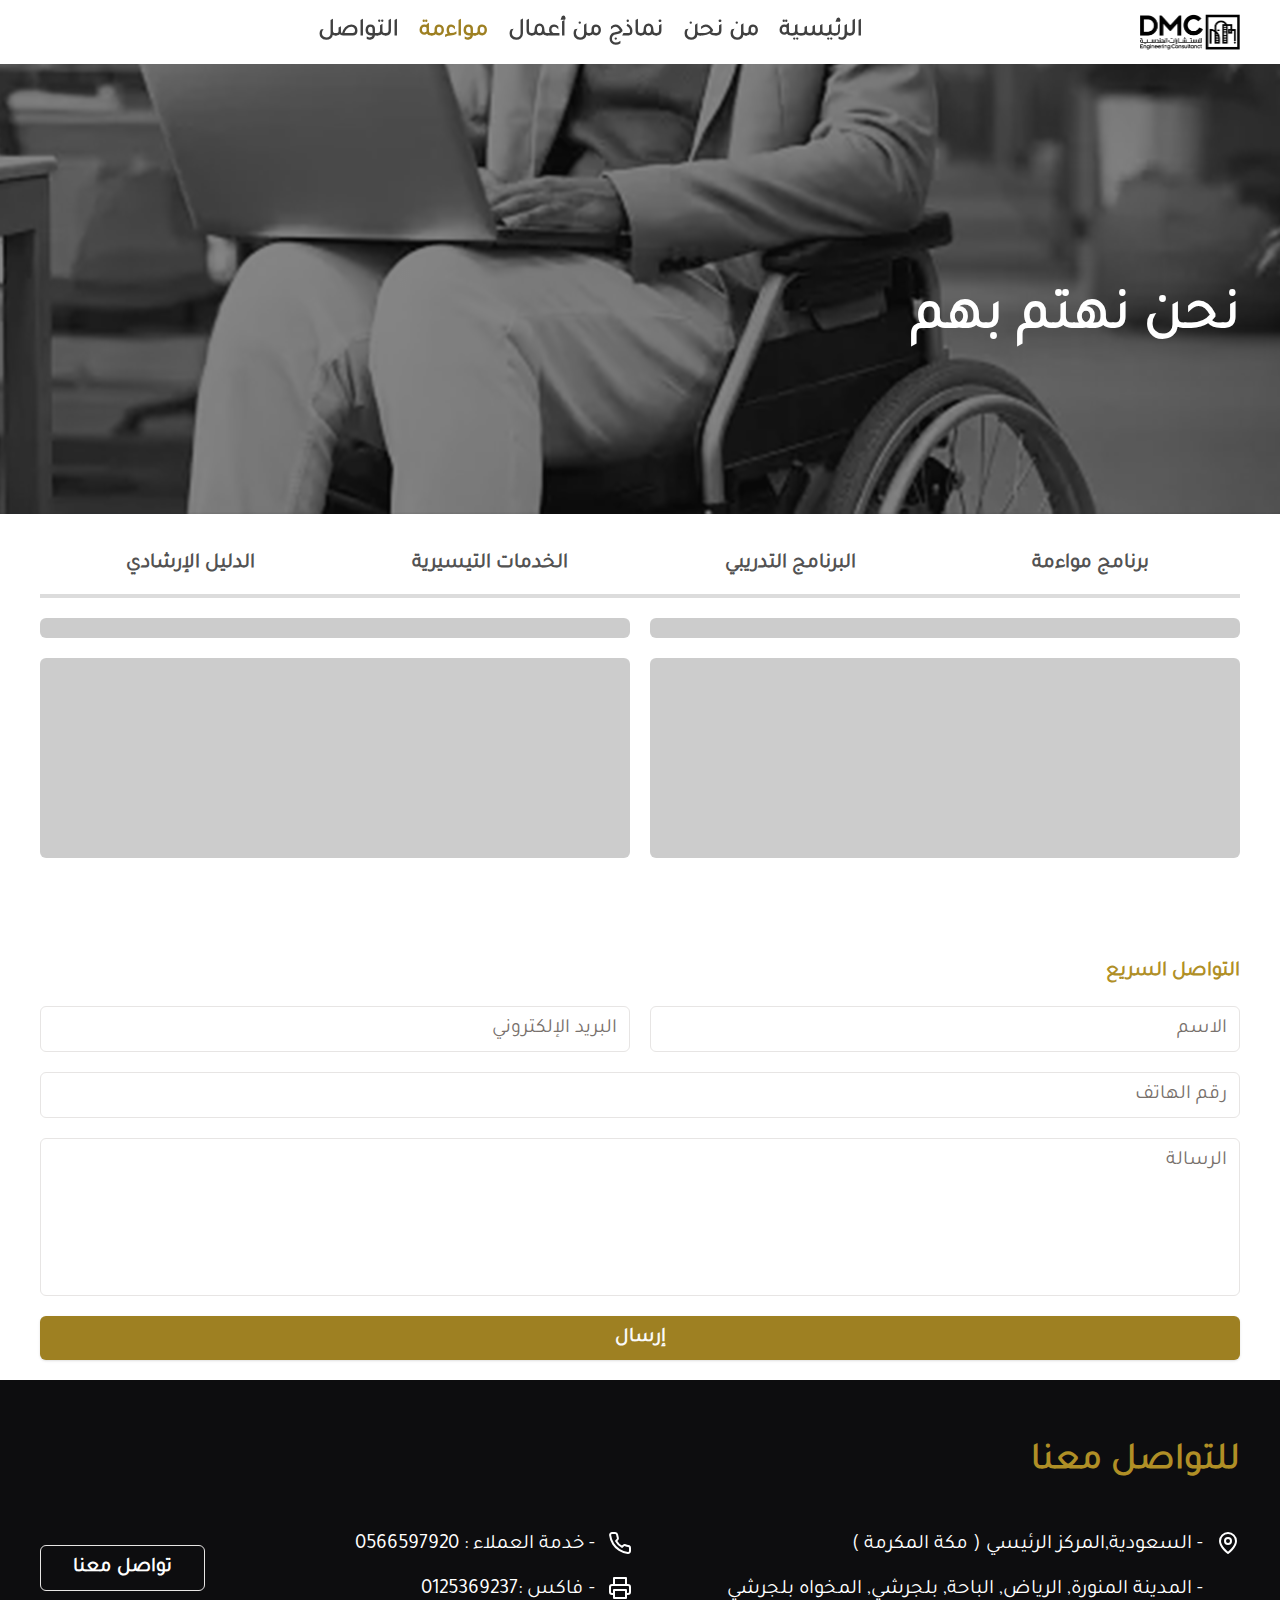
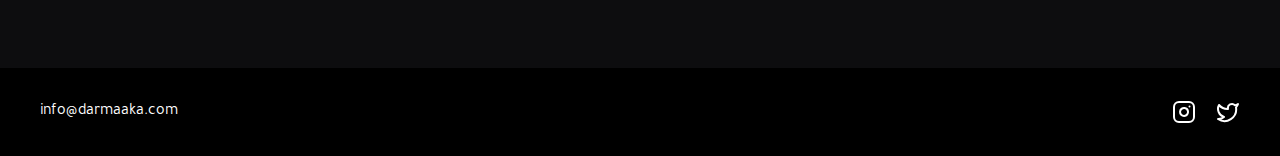
<file: mowaamah.html>
<!DOCTYPE html><html lang="ar" dir="rtl"><head><meta charSet="utf-8"/><meta name="viewport" content="width=device-width, initial-scale=1"/><link rel="preload" as="image" href="/_next/static/media/logo_lg.668fcf19.png" fetchPriority="high"/><link rel="preload" as="image" href="/_next/static/media/mwama.419b4a67.png" fetchPriority="high"/><link rel="stylesheet" href="/_next/static/css/16a7ebabcc5ca009.css" crossorigin="" data-precedence="next"/><link rel="stylesheet" href="/_next/static/css/ceb77647911c8b25.css" crossorigin="" data-precedence="next"/><link rel="preload" href="/_next/static/chunks/webpack-b78f822720009543.js" as="script" fetchPriority="low" crossorigin=""/><script src="/_next/static/chunks/fd9d1056-453f848ce5dbf3ef.js" async="" crossorigin=""></script><script src="/_next/static/chunks/864-99bec41b64049134.js" async="" crossorigin=""></script><script src="/_next/static/chunks/main-app-598ce99073fe52ea.js" async="" crossorigin=""></script><title>دار مكة | مواءمة</title><meta name="description" content="دار مكة للأستشارات الهندسية"/><meta name="application-name" content="دار مكة"/><link rel="author" href="https://planing-solutions.com/"/><meta name="author" content="الحلول للتخطيط"/><link rel="manifest" href="/manifest.webmanifest"/><meta name="keywords" content="دار مكة للأستشارات الهندسية"/><meta name="theme-color" content="#ffffff"/><meta name="creator" content="Ibrahim Omar"/><meta name="publisher" content="دار مكة"/><link rel="canonical" href="https://darmaaka.com/mowaamah"/><meta name="apple-mobile-web-app-capable" content="yes"/><meta name="apple-mobile-web-app-title" content="دار مكة"/><link href="/logo.png" rel="apple-touch-startup-image"/><meta name="apple-mobile-web-app-status-bar-style" content="black-translucent"/><meta property="og:title" content="دار مكة للأستشارات الهندسية"/><meta property="og:description" content="دار مكة للأستشارات الهندسية"/><meta property="og:url" content="https://darmaaka.com/mowaamah"/><meta property="og:site_name" content="دار مكة"/><meta property="og:locale" content="ar"/><meta property="og:country_name" content="السعودية"/><meta property="og:image" content="https://darmaaka.com/openGraph.jpg"/><meta property="og:image:width" content="800"/><meta property="og:image:height" content="800"/><meta property="og:image:alt" content="دار مكة"/><meta property="og:email" content="ebrahimamra69@gmail.com"/><meta property="og:phone_number" content="0120399237"/><meta property="og:fax_number" content="0120347029"/><meta property="og:locale:alternate" content="en"/><meta property="og:type" content="website"/><meta name="twitter:card" content="summary_large_image"/><meta name="twitter:title" content="دار مكة للأستشارات الهندسية"/><meta name="twitter:description" content="دار مكة للأستشارات الهندسية"/><meta name="twitter:image" content="https://darmaaka.com/openGraph.jpg"/><meta name="twitter:image:width" content="800"/><meta name="twitter:image:height" content="800"/><meta name="twitter:image:alt" content="دار مكة"/><link rel="icon" href="/favicon.ico" type="image/x-icon" sizes="35x35"/><link rel="icon" href="/icon.png?651f2d298c849ff2" type="image/png" sizes="3334x3334"/><link rel="apple-touch-icon" href="/apple-icon.png?a14e0b85542ed2f4" type="image/png" sizes="70x70"/><script src="/_next/static/chunks/polyfills-c67a75d1b6f99dc8.js" crossorigin="" noModule=""></script></head><body class="__className_9e1517"><main><header class="sticky w-full z-50 transition-all duration-300 ease-out text-black top-0 shadow-none"><div class="container mx-auto px-3 sm:px-5 lg:px-10 flex rtl:flex-row justify-between items-center py-2"><div class="w-fit"><a aria-label="home" href="/"><img alt="logo" title="dar_makka logo" aria-label="dar_makka logo" fetchPriority="high" width="100" height="35" decoding="async" data-nimg="1" class="invert object-cover" style="color:transparent" src="/_next/static/media/logo_lg.668fcf19.png"/></a></div><nav class="md:block hidden"><ul class="flex justify-between items-center gap-5 text-xl lg:text-2xl font-semibold text-neutral-700"><li class="py-2 relative before:absolute before:bottom-0 before:bg-custom_gold before:h-0.5 before:w-full before:opacity-0 before:transition-all before:duration-300 before:ease-in-out before:transform before:scale-x-0 before:origin-left before:translate-x-1/2 before:translate-y-1/2 before:z-10 hover:before:scale-x-100 hover:before:opacity-100 hover:before:translate-x-0"><a aria-label="الرئيسية" href="/">الرئيسية</a></li><li class="py-2 relative before:absolute before:bottom-0 before:bg-custom_gold before:h-0.5 before:w-full before:opacity-0 before:transition-all before:duration-300 before:ease-in-out before:transform before:scale-x-0 before:origin-left before:translate-x-1/2 before:translate-y-1/2 before:z-10 hover:before:scale-x-100 hover:before:opacity-100 hover:before:translate-x-0"><a aria-label="من نحن" href="/about">من نحن</a></li><li class="py-2 relative before:absolute before:bottom-0 before:bg-custom_gold before:h-0.5 before:w-full before:opacity-0 before:transition-all before:duration-300 before:ease-in-out before:transform before:scale-x-0 before:origin-left before:translate-x-1/2 before:translate-y-1/2 before:z-10 hover:before:scale-x-100 hover:before:opacity-100 hover:before:translate-x-0"><a aria-label="نماذج من أعمال" href="/work">نماذج من أعمال</a></li><li class="py-2 text-custom_gold_2"><a aria-label="مواءمة" href="/mowaamah">مواءمة</a></li><li class="py-2 relative before:absolute before:bottom-0 before:bg-custom_gold before:h-0.5 before:w-full before:opacity-0 before:transition-all before:duration-300 before:ease-in-out before:transform before:scale-x-0 before:origin-left before:translate-x-1/2 before:translate-y-1/2 before:z-10 hover:before:scale-x-100 hover:before:opacity-100 hover:before:translate-x-0"><a aria-label="التواصل" href="/contact">التواصل</a></li></ul></nav><div><div class="flex rtl:flex-row-reverse justify-center items-center gap-3"><button class="inline-flex items-center justify-center rounded-md text-sm font-medium ring-offset-background transition-colors focus-visible:outline-none focus-visible:ring-2 focus-visible:ring-ring focus-visible:ring-offset-2 aria-disabled:pointer-events-none aria-disabled:opacity-50 p-0 h-auto w-auto md:hidden" aria-expanded="false" aria-pressed="false" aria-label="menu toggle" title="menu toggle"><svg xmlns="http://www.w3.org/2000/svg" width="20" height="20" viewBox="0 0 24 24" fill="none" stroke="currentColor" stroke-width="2" stroke-linecap="round" stroke-linejoin="round" class="cursor-pointer"><line x1="4" x2="20" y1="12" y2="12"></line><line x1="4" x2="20" y1="6" y2="6"></line><line x1="4" x2="20" y1="18" y2="18"></line></svg></button></div></div></div></header><section class="min-h-[100svh] pb-5"><div class="min-h-[50svh] max-h-[50vh] flex justify-center items-center relative before:absolute before:inset-0 before:bg-[#0d0d0d80] before:z-10 overflow-hidden"><img alt="نحن نهتم بهم" fetchPriority="high" decoding="async" data-nimg="fill" class="object-cover object-center animate-scale-up" style="position:absolute;height:100%;width:100%;left:0;top:0;right:0;bottom:0;color:transparent;background-size:cover;background-position:50% 50%;background-repeat:no-repeat;background-image:url(&quot;data:image/svg+xml;charset=utf-8,%3Csvg xmlns=&#x27;http://www.w3.org/2000/svg&#x27; viewBox=&#x27;0 0 320 120&#x27;%3E%3Cfilter id=&#x27;b&#x27; color-interpolation-filters=&#x27;sRGB&#x27;%3E%3CfeGaussianBlur stdDeviation=&#x27;20&#x27;/%3E%3CfeColorMatrix values=&#x27;1 0 0 0 0 0 1 0 0 0 0 0 1 0 0 0 0 0 100 -1&#x27; result=&#x27;s&#x27;/%3E%3CfeFlood x=&#x27;0&#x27; y=&#x27;0&#x27; width=&#x27;100%25&#x27; height=&#x27;100%25&#x27;/%3E%3CfeComposite operator=&#x27;out&#x27; in=&#x27;s&#x27;/%3E%3CfeComposite in2=&#x27;SourceGraphic&#x27;/%3E%3CfeGaussianBlur stdDeviation=&#x27;20&#x27;/%3E%3C/filter%3E%3Cimage width=&#x27;100%25&#x27; height=&#x27;100%25&#x27; x=&#x27;0&#x27; y=&#x27;0&#x27; preserveAspectRatio=&#x27;none&#x27; style=&#x27;filter: url(%23b);&#x27; href=&#x27;[data-uri]&#x27;/%3E%3C/svg%3E&quot;)" src="/_next/static/media/mwama.419b4a67.png"/><div class="container mx-auto px-3 sm:px-5 lg:px-10 z-20 mt-20"><h1 class="text-fluid-2 font-bold text-white leading-none mb-5">نحن نهتم بهم</h1></div></div><section><div class="container mx-auto px-3 sm:px-5 lg:px-10 flex justify-between items-center text-center pt-5"><div class="border-b-4 block w-full py-4 border-neutral-600/20"><button class="inline-flex items-center justify-center rounded-md ring-offset-background transition-colors focus-visible:outline-none focus-visible:ring-2 focus-visible:ring-ring focus-visible:ring-offset-2 aria-disabled:pointer-events-none aria-disabled:opacity-50 text-xl md:text-fluid-xs font-bold p-0 break-words px-3 text-neutral-600" aria-label="برنامج مواءمة" name="برنامج مواءمة">برنامج مواءمة</button></div><div class="border-b-4 block w-full py-4 border-neutral-600/20"><button class="inline-flex items-center justify-center rounded-md ring-offset-background transition-colors focus-visible:outline-none focus-visible:ring-2 focus-visible:ring-ring focus-visible:ring-offset-2 aria-disabled:pointer-events-none aria-disabled:opacity-50 text-xl md:text-fluid-xs font-bold p-0 break-words px-3 text-neutral-600" aria-label="البرنامج التدريبي" name="البرنامج التدريبي">البرنامج التدريبي</button></div><div class="border-b-4 block w-full py-4 border-neutral-600/20"><button class="inline-flex items-center justify-center rounded-md ring-offset-background transition-colors focus-visible:outline-none focus-visible:ring-2 focus-visible:ring-ring focus-visible:ring-offset-2 aria-disabled:pointer-events-none aria-disabled:opacity-50 text-xl md:text-fluid-xs font-bold p-0 break-words px-3 text-neutral-600" aria-label="الخدمات التيسيرية" name="الخدمات التيسيرية">الخدمات التيسيرية</button></div><div class="border-b-4 block w-full py-4 border-neutral-600/20"><button class="inline-flex items-center justify-center rounded-md ring-offset-background transition-colors focus-visible:outline-none focus-visible:ring-2 focus-visible:ring-ring focus-visible:ring-offset-2 aria-disabled:pointer-events-none aria-disabled:opacity-50 text-xl md:text-fluid-xs font-bold p-0 break-words px-3 text-neutral-600" aria-label="الدليل الإرشادي" name="الدليل الإرشادي">الدليل الإرشادي</button></div></div><!--$--><div class="container mx-auto px-3 sm:px-5 lg:px-10"><div class="flex justify-between items-center gap-5 py-5"><div class="w-full"><div class="animate-pulse rounded-md w-full h-[20px] mb-5 bg-black/20"></div><div class="animate-pulse rounded-md w-full h-[200px] bg-black/20"></div></div><div class="w-full"><div class="animate-pulse rounded-md w-full h-[20px] mb-5 bg-black/20"></div><div class="animate-pulse rounded-md w-full h-[200px] bg-black/20"></div></div></div></div><!--/$--><div class="container mx-auto px-3 sm:px-5 lg:px-10 mt-20"><div class="mb-5"><h2 class="font-bold text-custom_gold mb-2 text-xl md:text-fluid-xs">التواصل السريع</h2></div><div class="flex-1 w-full"><form class="flex flex-col gap-5 justify-between items-start"><div class="flex flex-col lg:flex-row justify-between items-start gap-5 w-full"><div class="space-y-2 w-full"><input class="flex w-full rounded-md border border-input bg-background px-3 py-2 ring-offset-background file:border-0 file:bg-transparent file:text-sm file:font-medium placeholder:text-muted-foreground focus-visible:outline-none focus-visible:ring-2 focus-visible:ring-custom_gold focus-visible:ring-offset-2 aria-disabled:cursor-not-allowed aria-disabled:opacity-50 text-xl font-medium" placeholder="الاسم" id=":R9nldcla:-form-item" aria-describedby=":R9nldcla:-form-item-description" aria-invalid="false" name="name" value=""/></div><div class="space-y-2 w-full"><input class="flex w-full rounded-md border border-input bg-background px-3 py-2 ring-offset-background file:border-0 file:bg-transparent file:text-sm file:font-medium placeholder:text-muted-foreground focus-visible:outline-none focus-visible:ring-2 focus-visible:ring-custom_gold focus-visible:ring-offset-2 aria-disabled:cursor-not-allowed aria-disabled:opacity-50 text-xl font-medium" placeholder="البريد الإلكتروني" id=":Rhnldcla:-form-item" aria-describedby=":Rhnldcla:-form-item-description" aria-invalid="false" name="email" value=""/></div></div><div class="space-y-2 w-full"><input class="flex w-full rounded-md border border-input bg-background px-3 py-2 ring-offset-background file:border-0 file:bg-transparent file:text-sm file:font-medium placeholder:text-muted-foreground focus-visible:outline-none focus-visible:ring-2 focus-visible:ring-custom_gold focus-visible:ring-offset-2 aria-disabled:cursor-not-allowed aria-disabled:opacity-50 text-xl font-medium" placeholder="رقم الهاتف" id=":R2nldcla:-form-item" aria-describedby=":R2nldcla:-form-item-description" aria-invalid="false" name="phone" value=""/></div><div class="space-y-2 w-full"><textarea class="flex min-h-[80px] w-full rounded-md border border-input bg-background px-3 ring-offset-background placeholder:text-muted-foreground focus-visible:outline-none focus-visible:ring-2 focus-visible:ring-custom_gold focus-visible:ring-offset-2 disabled:cursor-not-allowed disabled:opacity-50 text-xl font-medium py-2 resize-none" placeholder="الرسالة" rows="5" name="message" id=":R3nldcla:-form-item" aria-describedby=":R3nldcla:-form-item-description" aria-invalid="false"></textarea></div><button class="ring-offset-background focus-visible:outline-none focus-visible:ring-2 focus-visible:ring-ring focus-visible:ring-offset-2 aria-disabled:pointer-events-none aria-disabled:opacity-50 text-primary-foreground px-4 py-2 bg-[#9e8022] text-xl rounded-md shadow flex justify-center items-center mx-auto hover:opacity-70 transition-all duration-300 active:scale-90 w-full font-bold" aria-label="Submit form" aria-disabled="false" type="submit">إرسال</button></form></div></div></section></section><footer class="text-white overflow-hidden"><div class="bg-[#0d0d0f] py-16"><div class="container mx-auto px-3 sm:px-5 lg:px-10"><div><h2 class="text-4xl md:text-fluid-md font-bold text-custom_gold mb-10 leading-none pb-2.5">للتواصل معنا</h2></div><div class="flex lg:flex-row flex-col flex-grow justify-center lg:justify-start items-start gap-4 flex-wrap"><div class="flex-1 w-full"><div class="flex justify-start items-start gap-3"><svg xmlns="http://www.w3.org/2000/svg" width="24" height="24" viewBox="0 0 24 24" fill="none" stroke="currentColor" stroke-width="2" stroke-linecap="round" stroke-linejoin="round" class="lucide lucide-map-pin"><path d="M20 10c0 6-8 12-8 12s-8-6-8-12a8 8 0 0 1 16 0Z"></path><circle cx="12" cy="10" r="3"></circle></svg><div><p class="text-xl md:text-fluid-xs leading-snug mb-4">- السعودية,المركز الرئيسي ( مكة المكرمة )</p><p class="text-xl md:text-fluid-xs leading-snug">- المدينة المنورة, الرياض, الباحة, بلجرشي, المخواه بلجرشي</p></div></div></div><div class="flex-1 lg:flex-row flex-col gap-4 flex justify-between items-start lg:items-center w-full"><div><div class="flex justify-start items-start gap-3"><svg xmlns="http://www.w3.org/2000/svg" width="24" height="24" viewBox="0 0 24 24" fill="none" stroke="currentColor" stroke-width="2" stroke-linecap="round" stroke-linejoin="round" class="lucide lucide-phone"><path d="M22 16.92v3a2 2 0 0 1-2.18 2 19.79 19.79 0 0 1-8.63-3.07 19.5 19.5 0 0 1-6-6 19.79 19.79 0 0 1-3.07-8.67A2 2 0 0 1 4.11 2h3a2 2 0 0 1 2 1.72 12.84 12.84 0 0 0 .7 2.81 2 2 0 0 1-.45 2.11L8.09 9.91a16 16 0 0 0 6 6l1.27-1.27a2 2 0 0 1 2.11-.45 12.84 12.84 0 0 0 2.81.7A2 2 0 0 1 22 16.92z"></path></svg><p class="text-xl md:text-fluid-xs leading-snug mb-4">- خدمة العملاء : 0566597920</p></div><div class="flex justify-start items-start gap-3"><svg xmlns="http://www.w3.org/2000/svg" width="24" height="24" viewBox="0 0 24 24" fill="none" stroke="currentColor" stroke-width="2" stroke-linecap="round" stroke-linejoin="round" class="lucide lucide-printer"><polyline points="6 9 6 2 18 2 18 9"></polyline><path d="M6 18H4a2 2 0 0 1-2-2v-5a2 2 0 0 1 2-2h16a2 2 0 0 1 2 2v5a2 2 0 0 1-2 2h-2"></path><rect width="12" height="8" x="6" y="14"></rect></svg><p class="text-xl md:text-fluid-xs leading-snug">- فاكس :0125369237</p></div></div><a aria-label="تواصل معنا" class="inline-flex items-center justify-center rounded-md text-sm font-medium ring-offset-background transition-colors focus-visible:outline-none focus-visible:ring-2 focus-visible:ring-ring focus-visible:ring-offset-2 aria-disabled:pointer-events-none aria-disabled:opacity-50 border border-input px-4 py-2 block hover:bg-white/10 !text-white !text-xl !md:text-fluid-xs leading-tight !font-bold px-8 w-full lg:w-fit" href="/contact">تواصل معنا</a></div></div></div></div><div class="bg-black py-8 text-white"><div class="container mx-auto px-3 sm:px-5 lg:px-10 flex rtl:flex-row-reverse justify-between items-center flex-grow flex-wrap gap-5"><div><a target="_blank" class="font-medium hover:underline underline-offset-8 transition-all duration-200 ease-in-out" href="mailto:info@darmaaka.com">info@darmaaka.com</a></div><div class="flex justify-start items-center gap-5"><a target="_blank" aria-label="Twitter account" class="font-medium hover:underline underline-offset-8 transition-all duration-200 ease-in-out" href="https://twitter.com/DarMakaha"><svg xmlns="http://www.w3.org/2000/svg" width="24" height="24" viewBox="0 0 24 24" fill="none" stroke="currentColor" stroke-width="2" stroke-linecap="round" stroke-linejoin="round" class="lucide lucide-twitter"><path d="M22 4s-.7 2.1-2 3.4c1.6 10-9.4 17.3-18 11.6 2.2.1 4.4-.6 6-2C3 15.5.5 9.6 3 5c2.2 2.6 5.6 4.1 9 4-.9-4.2 4-6.6 7-3.8 1.1 0 3-1.2 3-1.2z"></path></svg></a><a target="_blank" aria-label="Instagram account" class="font-medium hover:underline underline-offset-8 transition-all duration-200 ease-in-out" href="https://www.instagram.com/dmcstudio.sa/"><svg xmlns="http://www.w3.org/2000/svg" width="24" height="24" viewBox="0 0 24 24" fill="none" stroke="currentColor" stroke-width="2" stroke-linecap="round" stroke-linejoin="round" class="lucide lucide-instagram"><rect width="20" height="20" x="2" y="2" rx="5" ry="5"></rect><path d="M16 11.37A4 4 0 1 1 12.63 8 4 4 0 0 1 16 11.37z"></path><line x1="17.5" x2="17.51" y1="6.5" y2="6.5"></line></svg></a></div></div></div></footer></main><script src="/_next/static/chunks/webpack-b78f822720009543.js" crossorigin="" async=""></script><script>(self.__next_f=self.__next_f||[]).push([0]);self.__next_f.push([2,null])</script><script>self.__next_f.push([1,"1:HL[\"/_next/static/css/16a7ebabcc5ca009.css\",\"style\",{\"crossOrigin\":\"\"}]\n2:HL[\"/_next/static/css/ceb77647911c8b25.css\",\"style\",{\"crossOrigin\":\"\"}]\n0:\"$L3\"\n"])</script><script>self.__next_f.push([1,"4:I{\"id\":6054,\"chunks\":[\"272:static/chunks/webpack-b78f822720009543.js\",\"971:static/chunks/fd9d1056-453f848ce5dbf3ef.js\",\"864:static/chunks/864-99bec41b64049134.js\"],\"name\":\"\",\"async\":false}\n6:I{\"id\":1729,\"chunks\":[\"272:static/chunks/webpack-b78f822720009543.js\",\"971:static/chunks/fd9d1056-453f848ce5dbf3ef.js\",\"864:static/chunks/864-99bec41b64049134.js\"],\"name\":\"\",\"async\":false}\n7:I{\"id\":7580,\"chunks\":[\"964:static/chunks/964-d6eb0a90d28f4d3f.js\",\"33:static/chunks/33-c8d6b4b1cfca3f88.js\",\"724:static/chunks/7"])</script><script>self.__next_f.push([1,"24-dcceb978e4bd361a.js\",\"424:static/chunks/424-b5702297ad616c49.js\",\"828:static/chunks/828-e4703bb1abe3be87.js\",\"185:static/chunks/app/layout-2ae96b9559860cb4.js\"],\"name\":\"\",\"async\":false}\n8:I{\"id\":4724,\"chunks\":[\"964:static/chunks/964-d6eb0a90d28f4d3f.js\",\"33:static/chunks/33-c8d6b4b1cfca3f88.js\",\"724:static/chunks/724-dcceb978e4bd361a.js\",\"676:static/chunks/676-22016ec01c59fbf2.js\",\"931:static/chunks/app/page-3b6b70f926bd9c4b.js\"],\"name\":\"\",\"async\":false}\n9:I{\"id\":6964,\"chunks\":[\"964:static/chunks/964-d6e"])</script><script>self.__next_f.push([1,"b0a90d28f4d3f.js\",\"33:static/chunks/33-c8d6b4b1cfca3f88.js\",\"724:static/chunks/724-dcceb978e4bd361a.js\",\"424:static/chunks/424-b5702297ad616c49.js\",\"233:static/chunks/233-4aa583e0b7da4b48.js\",\"65:static/chunks/app/mowaamah/page-0dcd69bcadb50553.js\"],\"name\":\"Image\",\"async\":false}\na:I{\"id\":7206,\"chunks\":[\"964:static/chunks/964-d6eb0a90d28f4d3f.js\",\"33:static/chunks/33-c8d6b4b1cfca3f88.js\",\"724:static/chunks/724-dcceb978e4bd361a.js\",\"424:static/chunks/424-b5702297ad616c49.js\",\"828:static/chunks/828-e4703bb1abe"])</script><script>self.__next_f.push([1,"3be87.js\",\"185:static/chunks/app/layout-2ae96b9559860cb4.js\"],\"name\":\"\",\"async\":false}\nb:I{\"id\":4138,\"chunks\":[\"964:static/chunks/964-d6eb0a90d28f4d3f.js\",\"33:static/chunks/33-c8d6b4b1cfca3f88.js\",\"724:static/chunks/724-dcceb978e4bd361a.js\",\"424:static/chunks/424-b5702297ad616c49.js\",\"828:static/chunks/828-e4703bb1abe3be87.js\",\"185:static/chunks/app/layout-2ae96b9559860cb4.js\"],\"name\":\"\",\"async\":false}\nc:I{\"id\":1443,\"chunks\":[\"272:static/chunks/webpack-b78f822720009543.js\",\"971:static/chunks/fd9d1056-453f84"])</script><script>self.__next_f.push([1,"8ce5dbf3ef.js\",\"864:static/chunks/864-99bec41b64049134.js\"],\"name\":\"\",\"async\":false}\nd:I{\"id\":8639,\"chunks\":[\"272:static/chunks/webpack-b78f822720009543.js\",\"971:static/chunks/fd9d1056-453f848ce5dbf3ef.js\",\"864:static/chunks/864-99bec41b64049134.js\"],\"name\":\"\",\"async\":false}\nf:I{\"id\":6939,\"chunks\":[\"964:static/chunks/964-d6eb0a90d28f4d3f.js\",\"33:static/chunks/33-c8d6b4b1cfca3f88.js\",\"724:static/chunks/724-dcceb978e4bd361a.js\",\"424:static/chunks/424-b5702297ad616c49.js\",\"233:static/chunks/233-4aa583e0b7da4b4"])</script><script>self.__next_f.push([1,"8.js\",\"65:static/chunks/app/mowaamah/page-0dcd69bcadb50553.js\"],\"name\":\"\",\"async\":false}\n10:I{\"id\":8935,\"chunks\":[\"964:static/chunks/964-d6eb0a90d28f4d3f.js\",\"33:static/chunks/33-c8d6b4b1cfca3f88.js\",\"724:static/chunks/724-dcceb978e4bd361a.js\",\"424:static/chunks/424-b5702297ad616c49.js\",\"828:static/chunks/828-e4703bb1abe3be87.js\",\"185:static/chunks/app/layout-2ae96b9559860cb4.js\"],\"name\":\"\",\"async\":false}\n11:I{\"id\":1424,\"chunks\":[\"964:static/chunks/964-d6eb0a90d28f4d3f.js\",\"33:static/chunks/33-c8d6b4b1cfca3"])</script><script>self.__next_f.push([1,"f88.js\",\"724:static/chunks/724-dcceb978e4bd361a.js\",\"424:static/chunks/424-b5702297ad616c49.js\",\"828:static/chunks/828-e4703bb1abe3be87.js\",\"185:static/chunks/app/layout-2ae96b9559860cb4.js\"],\"name\":\"Toaster\",\"async\":false}\n"])</script><script>self.__next_f.push([1,"3:[[[\"$\",\"link\",\"0\",{\"rel\":\"stylesheet\",\"href\":\"/_next/static/css/16a7ebabcc5ca009.css\",\"precedence\":\"next\",\"crossOrigin\":\"\"}],[\"$\",\"link\",\"1\",{\"rel\":\"stylesheet\",\"href\":\"/_next/static/css/ceb77647911c8b25.css\",\"precedence\":\"next\",\"crossOrigin\":\"\"}]],[\"$\",\"$L4\",null,{\"buildId\":\"doqUA2guvS_1akUaQpM0e\",\"assetPrefix\":\"\",\"initialCanonicalUrl\":\"/mowaamah\",\"initialTree\":[\"\",{\"children\":[\"mowaamah\",{\"children\":[\"__PAGE__\",{}]}]},\"$undefined\",\"$undefined\",true],\"initialHead\":[false,\"$L5\"],\"globalErrorComponent\":\"$6\",\"children\":[null,[\"$\",\"html\",null,{\"lang\":\"ar\",\"dir\":\"rtl\",\"children\":[\"$\",\"body\",null,{\"className\":\"__className_9e1517\",\"children\":[\"$\",\"main\",null,{\"children\":[[\"$\",\"$L7\",null,{\"children\":[\"$\",\"div\",null,{\"className\":\"container mx-auto px-3 sm:px-5 lg:px-10 flex rtl:flex-row justify-between items-center py-2\",\"children\":[[\"$\",\"div\",null,{\"className\":\"w-fit\",\"children\":[\"$\",\"$L8\",null,{\"href\":\"/\",\"aria-label\":\"home\",\"children\":[\"$\",\"$L9\",null,{\"src\":{\"src\":\"/_next/static/media/logo_lg.668fcf19.png\",\"height\":1141,\"width\":3245,\"blurDataURL\":\"[data-uri]\",\"blurWidth\":8,\"blurHeight\":3},\"height\":35,\"width\":0,\"alt\":\"logo\",\"title\":\"dar_makka logo\",\"aria-label\":\"dar_makka logo\",\"className\":\"invert object-cover\",\"priority\":true}]}]}],[\"$\",\"$La\",null,{}],[\"$\",\"$Lb\",null,{}]]}]}],[\"$\",\"$Lc\",null,{\"parallelRouterKey\":\"children\",\"segmentPath\":[\"children\"],\"loading\":\"$undefined\",\"loadingStyles\":\"$undefined\",\"hasLoading\":false,\"error\":\"$undefined\",\"errorStyles\":\"$undefined\",\"template\":[\"$\",\"$Ld\",null,{}],\"templateStyles\":\"$undefined\",\"notFound\":[[\"$\",\"title\",null,{\"children\":\"404: This page could not be found.\"}],[\"$\",\"div\",null,{\"style\":{\"fontFamily\":\"system-ui,\\\"Segoe UI\\\",Roboto,Helvetica,Arial,sans-serif,\\\"Apple Color Emoji\\\",\\\"Segoe UI Emoji\\\"\",\"height\":\"100vh\",\"textAlign\":\"center\",\"display\":\"flex\",\"flexDirection\":\"column\",\"alignItems\":\"center\",\"justifyContent\":\"center\"},\"children\":[\"$\",\"div\",null,{\"children\":[[\"$\",\"style\",null,{\"dangerouslySetInnerHTML\":{\"__html\":\"body{color:#000;background:#fff;margin:0}.next-error-h1{border-right:1px solid rgba(0,0,0,.3)}@media (prefers-color-scheme:dark){body{color:#fff;background:#000}.next-error-h1{border-right:1px solid rgba(255,255,255,.3)}}\"}}],[\"$\",\"h1\",null,{\"className\":\"next-error-h1\",\"style\":{\"display\":\"inline-block\",\"margin\":\"0 20px 0 0\",\"padding\":\"0 23px 0 0\",\"fontSize\":24,\"fontWeight\":500,\"verticalAlign\":\"top\",\"lineHeight\":\"49px\"},\"children\":\"404\"}],[\"$\",\"div\",null,{\"style\":{\"display\":\"inline-block\"},\"children\":[\"$\",\"h2\",null,{\"style\":{\"fontSize\":14,\"fontWeight\":400,\"lineHeight\":\"49px\",\"margin\":0},\"children\":\"This page could not be found.\"}]}]]}]}]],\"notFoundStyles\":[],\"childProp\":{\"current\":[\"$\",\"$Lc\",null,{\"parallelRouterKey\":\"children\",\"segmentPath\":[\"children\",\"mowaamah\",\"children\"],\"loading\":\"$undefined\",\"loadingStyles\":\"$undefined\",\"hasLoading\":false,\"error\":\"$undefined\",\"errorStyles\":\"$undefined\",\"template\":[\"$\",\"$Ld\",null,{}],\"templateStyles\":\"$undefined\",\"notFound\":\"$undefined\",\"notFoundStyles\":\"$undefined\",\"childProp\":{\"current\":[\"$Le\",[\"$\",\"section\",null,{\"className\":\"min-h-[100svh] pb-5\",\"children\":[[\"$\",\"div\",null,{\"className\":\"min-h-[50svh] max-h-[50vh] flex justify-center items-center relative before:absolute before:inset-0 before:bg-[#0d0d0d80] before:z-10 overflow-hidden\",\"children\":[[\"$\",\"$L9\",null,{\"className\":\"object-cover object-center animate-scale-up\",\"src\":{\"src\":\"/_next/static/media/mwama.419b4a67.png\",\"height\":450,\"width\":1366,\"blurDataURL\":\"[data-uri]\",\"blurWidth\":8,\"blurHeight\":3},\"alt\":\"نحن نهتم بهم\",\"priority\":true,\"placeholder\":\"blur\",\"fill\":true}],[\"$\",\"div\",null,{\"className\":\"container mx-auto px-3 sm:px-5 lg:px-10 z-20 mt-20\",\"children\":[[\"$\",\"h1\",null,{\"className\":\"text-fluid-2 font-bold text-white leading-none mb-5\",\"children\":\"نحن نهتم بهم\"}],null]}]]}],[\"$\",\"$Lf\",null,{}]]}],null],\"segment\":\"__PAGE__\"},\"styles\":[]}],\"segment\":\"mowaamah\"},\"styles\":[]}],[\"$\",\"footer\",null,{\"className\":\"text-white overflow-hidden\",\"children\":[[\"$\",\"$L10\",null,{}],[\"$\",\"div\",null,{\"className\":\"bg-black py-8 text-white\",\"children\":[\"$\",\"div\",null,{\"className\":\"container mx-auto px-3 sm:px-5 lg:px-10 flex rtl:flex-row-reverse justify-between items-center flex-grow flex-wrap gap-5\",\"children\":[[\"$\",\"div\",null,{\"children\":[\"$\",\"$L8\",null,{\"href\":\"mailto:info@darmaaka.com\",\"target\":\"_blank\",\"className\":\"font-medium hover:underline underline-offset-8 transition-all duration-200 ease-in-out\",\"children\":\"info@darmaaka.com\"}]}],[\"$\",\"div\",null,{\"className\":\"flex justify-start items-center gap-5\",\"children\":[[\"$\",\"$L8\",null,{\"href\":\"https://twitter.com/DarMakaha\",\"target\":\"_blank\",\"aria-label\":\"Twitter account\",\"className\":\"font-medium hover:underline underline-offset-8 transition-all duration-200 ease-in-out\",\"children\":[\"$\",\"svg\",null,{\"xmlns\":\"http://www.w3.org/2000/svg\",\"width\":24,\"height\":24,\"viewBox\":\"0 0 24 24\",\"fill\":\"none\",\"stroke\":\"currentColor\",\"strokeWidth\":2,\"strokeLinecap\":\"round\",\"strokeLinejoin\":\"round\",\"className\":\"lucide lucide-twitter\",\"children\":[[\"$\",\"path\",\"pff0z6\",{\"d\":\"M22 4s-.7 2.1-2 3.4c1.6 10-9.4 17.3-18 11.6 2.2.1 4.4-.6 6-2C3 15.5.5 9.6 3 5c2.2 2.6 5.6 4.1 9 4-.9-4.2 4-6.6 7-3.8 1.1 0 3-1.2 3-1.2z\"}],\"$undefined\"]}]}],[\"$\",\"$L8\",null,{\"href\":\"https://www.instagram.com/dmcstudio.sa/\",\"target\":\"_blank\",\"aria-label\":\"Instagram account\",\"className\":\"font-medium hover:underline underline-offset-8 transition-all duration-200 ease-in-out\",\"children\":[\"$\",\"svg\",null,{\"xmlns\":\"http://www.w3.org/2000/svg\",\"width\":24,\"height\":24,\"viewBox\":\"0 0 24 24\",\"fill\":\"none\",\"stroke\":\"currentColor\",\"strokeWidth\":2,\"strokeLinecap\":\"round\",\"strokeLinejoin\":\"round\",\"className\":\"lucide lucide-instagram\",\"children\":[[\"$\",\"rect\",\"2e1cvw\",{\"width\":\"20\",\"height\":\"20\",\"x\":\"2\",\"y\":\"2\",\"rx\":\"5\",\"ry\":\"5\"}],[\"$\",\"path\",\"9exkf1\",{\"d\":\"M16 11.37A4 4 0 1 1 12.63 8 4 4 0 0 1 16 11.37z\"}],[\"$\",\"line\",\"r4j83e\",{\"x1\":\"17.5\",\"x2\":\"17.51\",\"y1\":\"6.5\",\"y2\":\"6.5\"}],\"$undefined\"]}]}]]}]]}]}]]}],[\"$\",\"$L11\",null,{\"richColors\":true,\"position\":\"top-center\"}]]}]}]}],null]}]]\n"])</script><script>self.__next_f.push([1,"5:[[\"$\",\"meta\",\"0\",{\"charSet\":\"utf-8\"}],[\"$\",\"title\",\"1\",{\"children\":\"دار مكة | مواءمة\"}],[\"$\",\"meta\",\"2\",{\"name\":\"description\",\"content\":\"دار مكة للأستشارات الهندسية\"}],[\"$\",\"meta\",\"3\",{\"name\":\"application-name\",\"content\":\"دار مكة\"}],[\"$\",\"link\",\"4\",{\"rel\":\"author\",\"href\":\"https://planing-solutions.com/\"}],[\"$\",\"meta\",\"5\",{\"name\":\"author\",\"content\":\"الحلول للتخطيط\"}],[\"$\",\"link\",\"6\",{\"rel\":\"manifest\",\"href\":\"/manifest.webmanifest\"}],[\"$\",\"meta\",\"7\",{\"name\":\"keywords\",\"content\":\"دار مكة للأستشارات الهندسية\"}],[\"$\",\"meta\",\"8\",{\"name\":\"theme-color\",\"content\":\"#ffffff\"}],[\"$\",\"meta\",\"9\",{\"name\":\"viewport\",\"content\":\"width=device-width, initial-scale=1\"}],[\"$\",\"meta\",\"10\",{\"name\":\"creator\",\"content\":\"Ibrahim Omar\"}],[\"$\",\"meta\",\"11\",{\"name\":\"publisher\",\"content\":\"دار مكة\"}],[\"$\",\"link\",\"12\",{\"rel\":\"canonical\",\"href\":\"https://darmaaka.com/mowaamah\"}],[\"$\",\"meta\",\"13\",{\"name\":\"apple-mobile-web-app-capable\",\"content\":\"yes\"}],[\"$\",\"meta\",\"14\",{\"name\":\"apple-mobile-web-app-title\",\"content\":\"دار مكة\"}],[\"$\",\"link\",\"15\",{\"href\":\"/logo.png\",\"media\":\"$undefined\",\"rel\":\"apple-touch-startup-image\"}],[\"$\",\"meta\",\"16\",{\"name\":\"apple-mobile-web-app-status-bar-style\",\"content\":\"black-translucent\"}],[\"$\",\"meta\",\"17\",{\"property\":\"og:title\",\"content\":\"دار مكة للأستشارات الهندسية\"}],[\"$\",\"meta\",\"18\",{\"property\":\"og:description\",\"content\":\"دار مكة للأستشارات الهندسية\"}],[\"$\",\"meta\",\"19\",{\"property\":\"og:url\",\"content\":\"https://darmaaka.com/mowaamah\"}],[\"$\",\"meta\",\"20\",{\"property\":\"og:site_name\",\"content\":\"دار مكة\"}],[\"$\",\"meta\",\"21\",{\"property\":\"og:locale\",\"content\":\"ar\"}],[\"$\",\"meta\",\"22\",{\"property\":\"og:country_name\",\"content\":\"السعودية\"}],[\"$\",\"meta\",\"23\",{\"property\":\"og:image\",\"content\":\"https://darmaaka.com/openGraph.jpg\"}],[\"$\",\"meta\",\"24\",{\"property\":\"og:image:width\",\"content\":\"800\"}],[\"$\",\"meta\",\"25\",{\"property\":\"og:image:height\",\"content\":\"800\"}],[\"$\",\"meta\",\"26\",{\"property\":\"og:image:alt\",\"content\":\"دار مكة\"}],[\"$\",\"meta\",\"27\",{\"property\":\"og:email\",\"content\":\"ebrahimamra69@gmail.com\"}],[\"$\",\"meta\",\"28\",{\"property\":\"og:phone_number\",\"content\":\"0120399237\"}],[\"$\",\"meta\",\"29\",{\"property\":\"og:fax_number\",\"content\":\"0120347029\"}],[\"$\",\"meta\",\"30\",{\"property\":\"og:locale:alternate\",\"content\":\"en\"}],[\"$\",\"meta\",\"31\",{\"property\":\"og:type\",\"content\":\"website\"}],[\"$\",\"meta\",\"32\",{\"name\":\"twitter:card\",\"content\":\"summary_large_image\"}],[\"$\",\"meta\",\"33\",{\"name\":\"twitter:title\",\"content\":\"دار مكة للأستشارات الهندسية\"}],[\"$\",\"meta\",\"34\",{\"name\":\"twitter:description\",\"content\":\"دار مكة للأستشارات الهندسية\"}],[\"$\",\"meta\",\"35\",{\"name\":\"twitter:image\",\"content\":\"https://darmaaka.com/openGraph.jpg\"}],[\"$\",\"meta\",\"36\",{\"name\":\"twitter:image:width\",\"content\":\"800\"}],[\"$\",\"meta\",\"37\",{\"name\":\"twitter:image:height\",\"content\":\"800\"}],[\"$\",\"meta\",\"38\",{\"name\":\"twitter:image:alt\",\"content\":\"دار مكة\"}],[\"$\",\"link\",\"39\",{\"rel\":\"icon\",\"href\":\"/favicon.ico\",\"type\":\"image/x-icon\",\"sizes\":\"35x35\"}],[\"$\",\"link\",\"40\",{\"rel\":\"icon\",\"href\":\"/icon.png?651f2d298c849ff2\",\"type\":\"image/png\",\"sizes\":\"3334x3334\"}],[\"$\",\"link\",\"41\",{\"rel\":\"apple-touch-icon\",\"href\":\"/apple-icon.png?a14e0b85542ed2f4\",\"type\":\"image/png\",\"sizes\":\"70x70\"}]]\n"])</script><script>self.__next_f.push([1,"e:null\n"])</script></body></html>
</file>
<file: _next/static/css/16a7ebabcc5ca009.css>
@font-face{font-family:__Tajawal_9e1517;font-style:normal;font-weight:400;font-display:swap;src:url(/_next/static/media/6c9f8d927e769f05-s.p.woff2) format("woff2");unicode-range:U+06??,U+0750-077f,U+0870-088e,U+0890-0891,U+0898-08e1,U+08e3-08ff,U+200c-200e,U+2010-2011,U+204f,U+2e41,U+fb50-fdff,U+fe70-fe74,U+fe76-fefc}@font-face{font-family:__Tajawal_9e1517;font-style:normal;font-weight:400;font-display:swap;src:url(/_next/static/media/e5f16d239f1f2e8b-s.woff2) format("woff2");unicode-range:U+00??,U+0131,U+0152-0153,U+02bb-02bc,U+02c6,U+02da,U+02dc,U+0304,U+0308,U+0329,U+2000-206f,U+2074,U+20ac,U+2122,U+2191,U+2193,U+2212,U+2215,U+feff,U+fffd}@font-face{font-family:__Tajawal_Fallback_9e1517;src:local("Arial");ascent-override:67.42%;descent-override:37.43%;line-gap-override:20.97%;size-adjust:95.38%}.__className_9e1517{font-family:__Tajawal_9e1517,__Tajawal_Fallback_9e1517;font-weight:400;font-style:normal}@font-face{font-family:swiper-icons;src:url("data:application/font-woff;charset=utf-8;base64, [base64]//wADZ2x5ZgAAAywAAADMAAAD2MHtryVoZWFkAAABbAAAADAAAAA2E2+eoWhoZWEAAAGcAAAAHwAAACQC9gDzaG10eAAAAigAAAAZAAAArgJkABFsb2NhAAAC0AAAAFoAAABaFQAUGG1heHAAAAG8AAAAHwAAACAAcABAbmFtZQAAA/gAAAE5AAACXvFdBwlwb3N0AAAFNAAAAGIAAACE5s74hXjaY2BkYGAAYpf5Hu/j+W2+MnAzMYDAzaX6QjD6/4//Bxj5GA8AuRwMYGkAPywL13jaY2BkYGA88P8Agx4j+/8fQDYfA1AEBWgDAIB2BOoAeNpjYGRgYNBh4GdgYgABEMnIABJzYNADCQAACWgAsQB42mNgYfzCOIGBlYGB0YcxjYGBwR1Kf2WQZGhhYGBiYGVmgAFGBiQQkOaawtDAoMBQxXjg/wEGPcYDDA4wNUA2CCgwsAAAO4EL6gAAeNpj2M0gyAACqxgGNWBkZ2D4/wMA+xkDdgAAAHjaY2BgYGaAYBkGRgYQiAHyGMF8FgYHIM3DwMHABGQrMOgyWDLEM1T9/w8UBfEMgLzE////P/5//f/V/xv+r4eaAAeMbAxwIUYmIMHEgKYAYjUcsDAwsLKxc3BycfPw8jEQA/[base64]/uznmfPFBNODM2K7MTQ45YEAZqGP81AmGGcF3iPqOop0r1SPTaTbVkfUe4HXj97wYE+yNwWYxwWu4v1ugWHgo3S1XdZEVqWM7ET0cfnLGxWfkgR42o2PvWrDMBSFj/IHLaF0zKjRgdiVMwScNRAoWUoH78Y2icB/yIY09An6AH2Bdu/UB+yxopYshQiEvnvu0dURgDt8QeC8PDw7Fpji3fEA4z/PEJ6YOB5hKh4dj3EvXhxPqH/SKUY3rJ7srZ4FZnh1PMAtPhwP6fl2PMJMPDgeQ4rY8YT6Gzao0eAEA409DuggmTnFnOcSCiEiLMgxCiTI6Cq5DZUd3Qmp10vO0LaLTd2cjN4fOumlc7lUYbSQcZFkutRG7g6JKZKy0RmdLY680CDnEJ+UMkpFFe1RN7nxdVpXrC4aTtnaurOnYercZg2YVmLN/d/gczfEimrE/fs/bOuq29Zmn8tloORaXgZgGa78yO9/cnXm2BpaGvq25Dv9S4E9+5SIc9PqupJKhYFSSl47+Qcr1mYNAAAAeNptw0cKwkAAAMDZJA8Q7OUJvkLsPfZ6zFVERPy8qHh2YER+3i/BP83vIBLLySsoKimrqKqpa2hp6+jq6RsYGhmbmJqZSy0sraxtbO3sHRydnEMU4uR6yx7JJXveP7WrDycAAAAAAAH//wACeNpjYGRgYOABYhkgZgJCZgZNBkYGLQZtIJsFLMYAAAw3ALgAeNolizEKgDAQBCchRbC2sFER0YD6qVQiBCv/H9ezGI6Z5XBAw8CBK/m5iQQVauVbXLnOrMZv2oLdKFa8Pjuru2hJzGabmOSLzNMzvutpB3N42mNgZGBg4GKQYzBhYMxJLMlj4GBgAYow/P/PAJJhLM6sSoWKfWCAAwDAjgbRAAB42mNgYGBkAIIbCZo5IPrmUn0hGA0AO8EFTQAA");font-weight:400;font-style:normal}:root{--swiper-theme-color:#007aff}:host{position:relative;display:block;margin-left:auto;margin-right:auto;z-index:1}.swiper{margin-left:auto;margin-right:auto;position:relative;overflow:hidden;overflow:clip;list-style:none;padding:0;z-index:1;display:block}.swiper-vertical>.swiper-wrapper{flex-direction:column}.swiper-wrapper{position:relative;width:100%;height:100%;z-index:1;display:flex;transition-property:transform;transition-timing-function:var(--swiper-wrapper-transition-timing-function,initial);box-sizing:content-box}.swiper-android .swiper-slide,.swiper-ios .swiper-slide,.swiper-wrapper{transform:translateZ(0)}.swiper-horizontal{touch-action:pan-y}.swiper-vertical{touch-action:pan-x}.swiper-slide{flex-shrink:0;width:100%;height:100%;position:relative;transition-property:transform;display:block}.swiper-slide-invisible-blank{visibility:hidden}.swiper-autoheight,.swiper-autoheight .swiper-slide{height:auto}.swiper-autoheight .swiper-wrapper{align-items:flex-start;transition-property:transform,height}.swiper-backface-hidden .swiper-slide{transform:translateZ(0);backface-visibility:hidden}.swiper-3d.swiper-css-mode .swiper-wrapper{perspective:1200px}.swiper-3d .swiper-wrapper{transform-style:preserve-3d}.swiper-3d{perspective:1200px}.swiper-3d .swiper-cube-shadow,.swiper-3d .swiper-slide{transform-style:preserve-3d}.swiper-css-mode>.swiper-wrapper{overflow:auto;scrollbar-width:none;-ms-overflow-style:none}.swiper-css-mode>.swiper-wrapper::-webkit-scrollbar{display:none}.swiper-css-mode>.swiper-wrapper>.swiper-slide{scroll-snap-align:start start}.swiper-css-mode.swiper-horizontal>.swiper-wrapper{scroll-snap-type:x mandatory}.swiper-css-mode.swiper-vertical>.swiper-wrapper{scroll-snap-type:y mandatory}.swiper-css-mode.swiper-free-mode>.swiper-wrapper{scroll-snap-type:none}.swiper-css-mode.swiper-free-mode>.swiper-wrapper>.swiper-slide{scroll-snap-align:none}.swiper-css-mode.swiper-centered>.swiper-wrapper:before{content:"";flex-shrink:0;order:9999}.swiper-css-mode.swiper-centered>.swiper-wrapper>.swiper-slide{scroll-snap-align:center center;scroll-snap-stop:always}.swiper-css-mode.swiper-centered.swiper-horizontal>.swiper-wrapper>.swiper-slide:first-child{margin-inline-start:var(--swiper-centered-offset-before)}.swiper-css-mode.swiper-centered.swiper-horizontal>.swiper-wrapper:before{height:100%;min-height:1px;width:var(--swiper-centered-offset-after)}.swiper-css-mode.swiper-centered.swiper-vertical>.swiper-wrapper>.swiper-slide:first-child{margin-block-start:var(--swiper-centered-offset-before)}.swiper-css-mode.swiper-centered.swiper-vertical>.swiper-wrapper:before{width:100%;min-width:1px;height:var(--swiper-centered-offset-after)}.swiper-3d .swiper-slide-shadow,.swiper-3d .swiper-slide-shadow-bottom,.swiper-3d .swiper-slide-shadow-left,.swiper-3d .swiper-slide-shadow-right,.swiper-3d .swiper-slide-shadow-top{position:absolute;left:0;top:0;width:100%;height:100%;pointer-events:none;z-index:10}.swiper-3d .swiper-slide-shadow{background:rgba(0,0,0,.15)}.swiper-3d .swiper-slide-shadow-left{background-image:linear-gradient(270deg,rgba(0,0,0,.5),transparent)}.swiper-3d .swiper-slide-shadow-right{background-image:linear-gradient(90deg,rgba(0,0,0,.5),transparent)}.swiper-3d .swiper-slide-shadow-top{background-image:linear-gradient(0deg,rgba(0,0,0,.5),transparent)}.swiper-3d .swiper-slide-shadow-bottom{background-image:linear-gradient(180deg,rgba(0,0,0,.5),transparent)}.swiper-lazy-preloader{width:42px;height:42px;position:absolute;left:50%;top:50%;margin-left:-21px;margin-top:-21px;z-index:10;transform-origin:50%;box-sizing:border-box;border-radius:50%;border:4px solid var(--swiper-preloader-color,var(--swiper-theme-color));border-top:4px solid transparent}.swiper-watch-progress .swiper-slide-visible .swiper-lazy-preloader,.swiper:not(.swiper-watch-progress) .swiper-lazy-preloader{animation:swiper-preloader-spin 1s linear infinite}.swiper-lazy-preloader-white{--swiper-preloader-color:#fff}.swiper-lazy-preloader-black{--swiper-preloader-color:#000}@keyframes swiper-preloader-spin{0%{transform:rotate(0deg)}to{transform:rotate(1turn)}}.swiper-virtual .swiper-slide{-webkit-backface-visibility:hidden;transform:translateZ(0)}.swiper-virtual.swiper-css-mode .swiper-wrapper:after{content:"";position:absolute;left:0;top:0;pointer-events:none}.swiper-virtual.swiper-css-mode.swiper-horizontal .swiper-wrapper:after{height:1px;width:var(--swiper-virtual-size)}.swiper-virtual.swiper-css-mode.swiper-vertical .swiper-wrapper:after{width:1px;height:var(--swiper-virtual-size)}:root{--swiper-navigation-size:44px}.swiper-button-next,.swiper-button-prev{position:absolute;top:var(--swiper-navigation-top-offset,50%);width:calc(var(--swiper-navigation-size) / 44 * 27);height:var(--swiper-navigation-size);margin-top:calc(0px - (var(--swiper-navigation-size) / 2));z-index:10;cursor:pointer;display:flex;align-items:center;justify-content:center;color:var(--swiper-navigation-color,var(--swiper-theme-color))}.swiper-button-next.swiper-button-disabled,.swiper-button-prev.swiper-button-disabled{opacity:.35;cursor:auto;pointer-events:none}.swiper-button-next.swiper-button-hidden,.swiper-button-prev.swiper-button-hidden{opacity:0;cursor:auto;pointer-events:none}.swiper-navigation-disabled .swiper-button-next,.swiper-navigation-disabled .swiper-button-prev{display:none!important}.swiper-button-next svg,.swiper-button-prev svg{width:100%;height:100%;-o-object-fit:contain;object-fit:contain;transform-origin:center}.swiper-rtl .swiper-button-next svg,.swiper-rtl .swiper-button-prev svg{transform:rotate(180deg)}.swiper-button-prev,.swiper-rtl .swiper-button-next{left:var(--swiper-navigation-sides-offset,10px);right:auto}.swiper-button-lock{display:none}.swiper-button-next:after,.swiper-button-prev:after{font-family:swiper-icons;font-size:var(--swiper-navigation-size);text-transform:none!important;letter-spacing:0;font-variant:normal;line-height:1}.swiper-button-prev:after,.swiper-rtl .swiper-button-next:after{content:"prev"}.swiper-button-next,.swiper-rtl .swiper-button-prev{right:var(--swiper-navigation-sides-offset,10px);left:auto}.swiper-button-next:after,.swiper-rtl .swiper-button-prev:after{content:"next"}.swiper-pagination{position:absolute;text-align:center;transition:opacity .3s;transform:translateZ(0);z-index:10}.swiper-pagination.swiper-pagination-hidden{opacity:0}.swiper-pagination-disabled>.swiper-pagination,.swiper-pagination.swiper-pagination-disabled{display:none!important}.swiper-horizontal>.swiper-pagination-bullets,.swiper-pagination-bullets.swiper-pagination-horizontal,.swiper-pagination-custom,.swiper-pagination-fraction{bottom:var(--swiper-pagination-bottom,8px);top:var(--swiper-pagination-top,auto);left:0;width:100%}.swiper-pagination-bullets-dynamic{overflow:hidden;font-size:0}.swiper-pagination-bullets-dynamic .swiper-pagination-bullet{transform:scale(.33);position:relative}.swiper-pagination-bullets-dynamic .swiper-pagination-bullet-active,.swiper-pagination-bullets-dynamic .swiper-pagination-bullet-active-main{transform:scale(1)}.swiper-pagination-bullets-dynamic .swiper-pagination-bullet-active-prev{transform:scale(.66)}.swiper-pagination-bullets-dynamic .swiper-pagination-bullet-active-prev-prev{transform:scale(.33)}.swiper-pagination-bullets-dynamic .swiper-pagination-bullet-active-next{transform:scale(.66)}.swiper-pagination-bullets-dynamic .swiper-pagination-bullet-active-next-next{transform:scale(.33)}.swiper-pagination-bullet{width:var(--swiper-pagination-bullet-width,var(--swiper-pagination-bullet-size,8px));height:var(--swiper-pagination-bullet-height,var(--swiper-pagination-bullet-size,8px));display:inline-block;border-radius:var(--swiper-pagination-bullet-border-radius,50%);background:var(--swiper-pagination-bullet-inactive-color,#000);opacity:var(--swiper-pagination-bullet-inactive-opacity,.2)}button.swiper-pagination-bullet{border:none;margin:0;padding:0;box-shadow:none;-webkit-appearance:none;-moz-appearance:none;appearance:none}.swiper-pagination-clickable .swiper-pagination-bullet{cursor:pointer}.swiper-pagination-bullet:only-child{display:none!important}.swiper-pagination-bullet-active{opacity:var(--swiper-pagination-bullet-opacity,1);background:var(--swiper-pagination-color,var(--swiper-theme-color))}.swiper-pagination-vertical.swiper-pagination-bullets,.swiper-vertical>.swiper-pagination-bullets{right:var(--swiper-pagination-right,8px);left:var(--swiper-pagination-left,auto);top:50%;transform:translate3d(0,-50%,0)}.swiper-pagination-vertical.swiper-pagination-bullets .swiper-pagination-bullet,.swiper-vertical>.swiper-pagination-bullets .swiper-pagination-bullet{margin:var(--swiper-pagination-bullet-vertical-gap,6px) 0;display:block}.swiper-pagination-vertical.swiper-pagination-bullets.swiper-pagination-bullets-dynamic,.swiper-vertical>.swiper-pagination-bullets.swiper-pagination-bullets-dynamic{top:50%;transform:translateY(-50%);width:8px}.swiper-pagination-vertical.swiper-pagination-bullets.swiper-pagination-bullets-dynamic .swiper-pagination-bullet,.swiper-vertical>.swiper-pagination-bullets.swiper-pagination-bullets-dynamic .swiper-pagination-bullet{display:inline-block;transition:transform .2s,top .2s}.swiper-horizontal>.swiper-pagination-bullets .swiper-pagination-bullet,.swiper-pagination-horizontal.swiper-pagination-bullets .swiper-pagination-bullet{margin:0 var(--swiper-pagination-bullet-horizontal-gap,4px)}.swiper-horizontal>.swiper-pagination-bullets.swiper-pagination-bullets-dynamic,.swiper-pagination-horizontal.swiper-pagination-bullets.swiper-pagination-bullets-dynamic{left:50%;transform:translateX(-50%);white-space:nowrap}.swiper-horizontal>.swiper-pagination-bullets.swiper-pagination-bullets-dynamic .swiper-pagination-bullet,.swiper-pagination-horizontal.swiper-pagination-bullets.swiper-pagination-bullets-dynamic .swiper-pagination-bullet{transition:transform .2s,left .2s}.swiper-horizontal.swiper-rtl>.swiper-pagination-bullets-dynamic .swiper-pagination-bullet{transition:transform .2s,right .2s}.swiper-pagination-fraction{color:var(--swiper-pagination-fraction-color,inherit)}.swiper-pagination-progressbar{background:var(--swiper-pagination-progressbar-bg-color,rgba(0,0,0,.25));position:absolute}.swiper-pagination-progressbar .swiper-pagination-progressbar-fill{background:var(--swiper-pagination-color,var(--swiper-theme-color));position:absolute;left:0;top:0;width:100%;height:100%;transform:scale(0);transform-origin:left top}.swiper-rtl .swiper-pagination-progressbar .swiper-pagination-progressbar-fill{transform-origin:right top}.swiper-horizontal>.swiper-pagination-progressbar,.swiper-pagination-progressbar.swiper-pagination-horizontal,.swiper-pagination-progressbar.swiper-pagination-vertical.swiper-pagination-progressbar-opposite,.swiper-vertical>.swiper-pagination-progressbar.swiper-pagination-progressbar-opposite{width:100%;height:var(--swiper-pagination-progressbar-size,4px);left:0;top:0}.swiper-horizontal>.swiper-pagination-progressbar.swiper-pagination-progressbar-opposite,.swiper-pagination-progressbar.swiper-pagination-horizontal.swiper-pagination-progressbar-opposite,.swiper-pagination-progressbar.swiper-pagination-vertical,.swiper-vertical>.swiper-pagination-progressbar{width:var(--swiper-pagination-progressbar-size,4px);height:100%;left:0;top:0}.swiper-pagination-lock{display:none}.swiper-scrollbar{border-radius:var(--swiper-scrollbar-border-radius,10px);position:relative;touch-action:none;background:var(--swiper-scrollbar-bg-color,rgba(0,0,0,.1))}.swiper-scrollbar-disabled>.swiper-scrollbar,.swiper-scrollbar.swiper-scrollbar-disabled{display:none!important}.swiper-horizontal>.swiper-scrollbar,.swiper-scrollbar.swiper-scrollbar-horizontal{position:absolute;left:var(--swiper-scrollbar-sides-offset,1%);bottom:var(--swiper-scrollbar-bottom,4px);top:var(--swiper-scrollbar-top,auto);z-index:50;height:var(--swiper-scrollbar-size,4px);width:calc(100% - 2 * var(--swiper-scrollbar-sides-offset, 1%))}.swiper-scrollbar.swiper-scrollbar-vertical,.swiper-vertical>.swiper-scrollbar{position:absolute;left:var(--swiper-scrollbar-left,auto);right:var(--swiper-scrollbar-right,4px);top:var(--swiper-scrollbar-sides-offset,1%);z-index:50;width:var(--swiper-scrollbar-size,4px);height:calc(100% - 2 * var(--swiper-scrollbar-sides-offset, 1%))}.swiper-scrollbar-drag{height:100%;width:100%;position:relative;background:var(--swiper-scrollbar-drag-bg-color,rgba(0,0,0,.5));border-radius:var(--swiper-scrollbar-border-radius,10px);left:0;top:0}.swiper-scrollbar-cursor-drag{cursor:move}.swiper-scrollbar-lock{display:none}.swiper-zoom-container{width:100%;height:100%;display:flex;justify-content:center;align-items:center;text-align:center}.swiper-zoom-container>canvas,.swiper-zoom-container>img,.swiper-zoom-container>svg{max-width:100%;max-height:100%;-o-object-fit:contain;object-fit:contain}.swiper-slide-zoomed{cursor:move;touch-action:none}.swiper .swiper-notification{position:absolute;left:0;top:0;pointer-events:none;opacity:0;z-index:-1000}.swiper-free-mode>.swiper-wrapper{transition-timing-function:ease-out;margin:0 auto}.swiper-grid>.swiper-wrapper{flex-wrap:wrap}.swiper-grid-column>.swiper-wrapper{flex-wrap:wrap;flex-direction:column}.swiper-fade.swiper-free-mode .swiper-slide{transition-timing-function:ease-out}.swiper-fade .swiper-slide{pointer-events:none;transition-property:opacity}.swiper-fade .swiper-slide .swiper-slide{pointer-events:none}.swiper-fade .swiper-slide-active,.swiper-fade .swiper-slide-active .swiper-slide-active{pointer-events:auto}.swiper-cube{overflow:visible}.swiper-cube .swiper-slide{pointer-events:none;backface-visibility:hidden;z-index:1;visibility:hidden;transform-origin:0 0;width:100%;height:100%}.swiper-cube .swiper-slide .swiper-slide{pointer-events:none}.swiper-cube.swiper-rtl .swiper-slide{transform-origin:100% 0}.swiper-cube .swiper-slide-active,.swiper-cube .swiper-slide-active .swiper-slide-active{pointer-events:auto}.swiper-cube .swiper-slide-active,.swiper-cube .swiper-slide-next,.swiper-cube .swiper-slide-prev{pointer-events:auto;visibility:visible}.swiper-cube .swiper-cube-shadow{position:absolute;left:0;bottom:0;width:100%;height:100%;opacity:.6;z-index:0}.swiper-cube .swiper-cube-shadow:before{content:"";background:#000;position:absolute;left:0;top:0;bottom:0;right:0;filter:blur(50px)}.swiper-cube .swiper-slide-next+.swiper-slide{pointer-events:auto;visibility:visible}.swiper-cube .swiper-slide-shadow-cube.swiper-slide-shadow-bottom,.swiper-cube .swiper-slide-shadow-cube.swiper-slide-shadow-left,.swiper-cube .swiper-slide-shadow-cube.swiper-slide-shadow-right,.swiper-cube .swiper-slide-shadow-cube.swiper-slide-shadow-top{z-index:0;backface-visibility:hidden}.swiper-flip{overflow:visible}.swiper-flip .swiper-slide{pointer-events:none;backface-visibility:hidden;z-index:1}.swiper-flip .swiper-slide .swiper-slide{pointer-events:none}.swiper-flip .swiper-slide-active,.swiper-flip .swiper-slide-active .swiper-slide-active{pointer-events:auto}.swiper-flip .swiper-slide-shadow-flip.swiper-slide-shadow-bottom,.swiper-flip .swiper-slide-shadow-flip.swiper-slide-shadow-left,.swiper-flip .swiper-slide-shadow-flip.swiper-slide-shadow-right,.swiper-flip .swiper-slide-shadow-flip.swiper-slide-shadow-top{z-index:0;backface-visibility:hidden}.swiper-creative .swiper-slide{backface-visibility:hidden;overflow:hidden;transition-property:transform,opacity,height}.swiper-cards{overflow:visible}.swiper-cards .swiper-slide{transform-origin:center bottom;backface-visibility:hidden;overflow:hidden}
</file>
<file: _next/static/css/ceb77647911c8b25.css>
/*
! tailwindcss v3.3.3 | MIT License | https://tailwindcss.com
*/*,:after,:before{box-sizing:border-box;border:0 solid #e5e7eb}:after,:before{--tw-content:""}html{line-height:1.5;-webkit-text-size-adjust:100%;-moz-tab-size:4;-o-tab-size:4;tab-size:4;font-family:ui-sans-serif,system-ui,-apple-system,BlinkMacSystemFont,Segoe UI,Roboto,Helvetica Neue,Arial,Noto Sans,sans-serif,Apple Color Emoji,Segoe UI Emoji,Segoe UI Symbol,Noto Color Emoji;font-feature-settings:normal;font-variation-settings:normal}body{margin:0;line-height:inherit}hr{height:0;color:inherit;border-top-width:1px}abbr:where([title]){-webkit-text-decoration:underline dotted;text-decoration:underline dotted}h1,h2,h3,h4,h5,h6{font-size:inherit;font-weight:inherit}a{color:inherit;text-decoration:inherit}b,strong{font-weight:bolder}code,kbd,pre,samp{font-family:ui-monospace,SFMono-Regular,Menlo,Monaco,Consolas,Liberation Mono,Courier New,monospace;font-size:1em}small{font-size:80%}sub,sup{font-size:75%;line-height:0;position:relative;vertical-align:baseline}sub{bottom:-.25em}sup{top:-.5em}table{text-indent:0;border-color:inherit;border-collapse:collapse}button,input,optgroup,select,textarea{font-family:inherit;font-feature-settings:inherit;font-variation-settings:inherit;font-size:100%;font-weight:inherit;line-height:inherit;color:inherit;margin:0;padding:0}button,select{text-transform:none}[type=button],[type=reset],[type=submit],button{-webkit-appearance:button;background-color:transparent;background-image:none}:-moz-focusring{outline:auto}:-moz-ui-invalid{box-shadow:none}progress{vertical-align:baseline}::-webkit-inner-spin-button,::-webkit-outer-spin-button{height:auto}[type=search]{-webkit-appearance:textfield;outline-offset:-2px}::-webkit-search-decoration{-webkit-appearance:none}::-webkit-file-upload-button{-webkit-appearance:button;font:inherit}summary{display:list-item}blockquote,dd,dl,figure,h1,h2,h3,h4,h5,h6,hr,p,pre{margin:0}fieldset{margin:0}fieldset,legend{padding:0}menu,ol,ul{list-style:none;margin:0;padding:0}dialog{padding:0}textarea{resize:vertical}input::-moz-placeholder,textarea::-moz-placeholder{opacity:1;color:#9ca3af}input::placeholder,textarea::placeholder{opacity:1;color:#9ca3af}[role=button],button{cursor:pointer}:disabled{cursor:default}audio,canvas,embed,iframe,img,object,svg,video{display:block;vertical-align:middle}img,video{max-width:100%;height:auto}[hidden]{display:none}:root{--background:0 0% 100%;--foreground:20 14.3% 4.1%;--card:0 0% 100%;--card-foreground:20 14.3% 4.1%;--popover:0 0% 100%;--popover-foreground:20 14.3% 4.1%;--primary:24.6 95% 53.1%;--primary-foreground:60 9.1% 97.8%;--secondary:60 4.8% 95.9%;--secondary-foreground:24 9.8% 10%;--muted:60 4.8% 95.9%;--muted-foreground:25 5.3% 44.7%;--accent:60 4.8% 95.9%;--accent-foreground:24 9.8% 10%;--destructive:0 84.2% 60.2%;--destructive-foreground:60 9.1% 97.8%;--border:20 5.9% 90%;--input:20 5.9% 90%;--ring:24.6 95% 53.1%;--radius:0.5rem}*{border-color:hsl(var(--border))}body{background-color:hsl(var(--background));color:hsl(var(--foreground))}*,:after,:before{--tw-border-spacing-x:0;--tw-border-spacing-y:0;--tw-translate-x:0;--tw-translate-y:0;--tw-rotate:0;--tw-skew-x:0;--tw-skew-y:0;--tw-scale-x:1;--tw-scale-y:1;--tw-pan-x: ;--tw-pan-y: ;--tw-pinch-zoom: ;--tw-scroll-snap-strictness:proximity;--tw-gradient-from-position: ;--tw-gradient-via-position: ;--tw-gradient-to-position: ;--tw-ordinal: ;--tw-slashed-zero: ;--tw-numeric-figure: ;--tw-numeric-spacing: ;--tw-numeric-fraction: ;--tw-ring-inset: ;--tw-ring-offset-width:0px;--tw-ring-offset-color:#fff;--tw-ring-color:rgba(59,130,246,.5);--tw-ring-offset-shadow:0 0 #0000;--tw-ring-shadow:0 0 #0000;--tw-shadow:0 0 #0000;--tw-shadow-colored:0 0 #0000;--tw-blur: ;--tw-brightness: ;--tw-contrast: ;--tw-grayscale: ;--tw-hue-rotate: ;--tw-invert: ;--tw-saturate: ;--tw-sepia: ;--tw-drop-shadow: ;--tw-backdrop-blur: ;--tw-backdrop-brightness: ;--tw-backdrop-contrast: ;--tw-backdrop-grayscale: ;--tw-backdrop-hue-rotate: ;--tw-backdrop-invert: ;--tw-backdrop-opacity: ;--tw-backdrop-saturate: ;--tw-backdrop-sepia: }::backdrop{--tw-border-spacing-x:0;--tw-border-spacing-y:0;--tw-translate-x:0;--tw-translate-y:0;--tw-rotate:0;--tw-skew-x:0;--tw-skew-y:0;--tw-scale-x:1;--tw-scale-y:1;--tw-pan-x: ;--tw-pan-y: ;--tw-pinch-zoom: ;--tw-scroll-snap-strictness:proximity;--tw-gradient-from-position: ;--tw-gradient-via-position: ;--tw-gradient-to-position: ;--tw-ordinal: ;--tw-slashed-zero: ;--tw-numeric-figure: ;--tw-numeric-spacing: ;--tw-numeric-fraction: ;--tw-ring-inset: ;--tw-ring-offset-width:0px;--tw-ring-offset-color:#fff;--tw-ring-color:rgba(59,130,246,.5);--tw-ring-offset-shadow:0 0 #0000;--tw-ring-shadow:0 0 #0000;--tw-shadow:0 0 #0000;--tw-shadow-colored:0 0 #0000;--tw-blur: ;--tw-brightness: ;--tw-contrast: ;--tw-grayscale: ;--tw-hue-rotate: ;--tw-invert: ;--tw-saturate: ;--tw-sepia: ;--tw-drop-shadow: ;--tw-backdrop-blur: ;--tw-backdrop-brightness: ;--tw-backdrop-contrast: ;--tw-backdrop-grayscale: ;--tw-backdrop-hue-rotate: ;--tw-backdrop-invert: ;--tw-backdrop-opacity: ;--tw-backdrop-saturate: ;--tw-backdrop-sepia: }.container{width:100%;margin-right:auto;margin-left:auto;padding-right:2rem;padding-left:2rem}@media (min-width:1400px){.container{max-width:1400px}}.sr-only{position:absolute;width:1px;height:1px;padding:0;margin:-1px;overflow:hidden;clip:rect(0,0,0,0);white-space:nowrap;border-width:0}.fixed{position:fixed}.\!absolute{position:absolute!important}.absolute{position:absolute}.relative{position:relative}.sticky{position:sticky}.inset-0{inset:0}.bottom-0{bottom:0}.left-\[50\%\]{left:50%}.right-4{right:1rem}.top-0{top:0}.top-4{top:1rem}.top-\[-85px\]{top:-85px}.top-\[50\%\]{top:50%}.-z-10{z-index:-10}.z-10{z-index:10}.z-20{z-index:20}.z-50{z-index:50}.\!-m-px{margin:-1px!important}.-mx-1{margin-left:-.25rem;margin-right:-.25rem}.mx-auto{margin-left:auto;margin-right:auto}.mb-1{margin-bottom:.25rem}.mb-10{margin-bottom:2.5rem}.mb-2{margin-bottom:.5rem}.mb-3{margin-bottom:.75rem}.mb-4{margin-bottom:1rem}.mb-5{margin-bottom:1.25rem}.mb-6{margin-bottom:1.5rem}.ml-auto{margin-left:auto}.mr-2{margin-right:.5rem}.mt-14{margin-top:3.5rem}.mt-2{margin-top:.5rem}.mt-20{margin-top:5rem}.mt-auto{margin-top:auto}.block{display:block}.inline-block{display:inline-block}.flex{display:flex}.inline-flex{display:inline-flex}.grid{display:grid}.hidden{display:none}.\!h-px{height:1px!important}.h-10{height:2.5rem}.h-11{height:2.75rem}.h-4{height:1rem}.h-8{height:2rem}.h-\[100svh\]{height:100svh}.h-\[200px\]{height:200px}.h-\[20px\]{height:20px}.h-\[50svh\]{height:50svh}.h-auto{height:auto}.h-full{height:100%}.h-px{height:1px}.max-h-\[300px\]{max-height:300px}.max-h-\[50vh\]{max-height:50vh}.max-h-\[670px\]{max-height:670px}.min-h-\[100px\]{min-height:100px}.min-h-\[100svh\]{min-height:100svh}.min-h-\[150px\]{min-height:150px}.min-h-\[300px\]{min-height:300px}.min-h-\[50svh\]{min-height:50svh}.min-h-\[80px\]{min-height:80px}.\!w-px{width:1px!important}.w-10{width:2.5rem}.w-4{width:1rem}.w-72{width:18rem}.w-8{width:2rem}.w-\[340px\]{width:340px}.w-\[350px\]{width:350px}.w-auto{width:auto}.w-fit{width:-moz-fit-content;width:fit-content}.w-full{width:100%}.max-w-\[200px\]{max-width:200px}.max-w-\[400px\]{max-width:400px}.max-w-\[41ch\]{max-width:41ch}.max-w-\[48ch\]{max-width:48ch}.max-w-\[60ch\]{max-width:60ch}.max-w-\[90ch\]{max-width:90ch}.max-w-lg{max-width:32rem}.flex-1{flex:1 1 0%}.shrink-0{flex-shrink:0}.flex-grow{flex-grow:1}.basis-64{flex-basis:16rem}.basis-80{flex-basis:20rem}.basis-96{flex-basis:24rem}.translate-x-\[-50\%\]{--tw-translate-x:-50%}.translate-x-\[-50\%\],.translate-y-\[-50\%\]{transform:translate(var(--tw-translate-x),var(--tw-translate-y)) rotate(var(--tw-rotate)) skewX(var(--tw-skew-x)) skewY(var(--tw-skew-y)) scaleX(var(--tw-scale-x)) scaleY(var(--tw-scale-y))}.translate-y-\[-50\%\]{--tw-translate-y:-50%}.rotate-180{--tw-rotate:180deg;transform:translate(var(--tw-translate-x),var(--tw-translate-y)) rotate(var(--tw-rotate)) skewX(var(--tw-skew-x)) skewY(var(--tw-skew-y)) scaleX(var(--tw-scale-x)) scaleY(var(--tw-scale-y))}@keyframes pulse{50%{opacity:.5}}.animate-pulse{animation:pulse 2s cubic-bezier(.4,0,.6,1) infinite}@keyframes scale{form{transform:scale(1)}to{transform:scale(1.1)}}.animate-scale-up{animation:scale 8s ease-in-out infinite alternate}@keyframes spin{to{transform:rotate(1turn)}}.animate-spin{animation:spin 1s linear infinite}.cursor-default{cursor:default}.cursor-pointer{cursor:pointer}.select-none{-webkit-user-select:none;-moz-user-select:none;user-select:none}.resize-none{resize:none}.list-inside{list-style-position:inside}.list-disc{list-style-type:disc}.flex-row{flex-direction:row}.flex-col{flex-direction:column}.flex-col-reverse{flex-direction:column-reverse}.flex-wrap{flex-wrap:wrap}.items-start{align-items:flex-start}.items-end{align-items:flex-end}.items-center{align-items:center}.justify-start{justify-content:flex-start}.justify-end{justify-content:flex-end}.justify-center{justify-content:center}.justify-between{justify-content:space-between}.gap-10{gap:2.5rem}.gap-12{gap:3rem}.gap-14{gap:3.5rem}.gap-2{gap:.5rem}.gap-3{gap:.75rem}.gap-4{gap:1rem}.gap-5{gap:1.25rem}.gap-6{gap:1.5rem}.gap-8{gap:2rem}.gap-x-20{-moz-column-gap:5rem;column-gap:5rem}.space-y-1>:not([hidden])~:not([hidden]){--tw-space-y-reverse:0;margin-top:calc(.25rem * calc(1 - var(--tw-space-y-reverse)));margin-bottom:calc(.25rem * var(--tw-space-y-reverse))}.space-y-1\.5>:not([hidden])~:not([hidden]){--tw-space-y-reverse:0;margin-top:calc(.375rem * calc(1 - var(--tw-space-y-reverse)));margin-bottom:calc(.375rem * var(--tw-space-y-reverse))}.space-y-2>:not([hidden])~:not([hidden]){--tw-space-y-reverse:0;margin-top:calc(.5rem * calc(1 - var(--tw-space-y-reverse)));margin-bottom:calc(.5rem * var(--tw-space-y-reverse))}.space-y-4>:not([hidden])~:not([hidden]){--tw-space-y-reverse:0;margin-top:calc(1rem * calc(1 - var(--tw-space-y-reverse)));margin-bottom:calc(1rem * var(--tw-space-y-reverse))}.\!overflow-hidden{overflow:hidden!important}.overflow-hidden{overflow:hidden}.overflow-y-auto{overflow-y:auto}.overflow-x-hidden{overflow-x:hidden}.\!whitespace-nowrap{white-space:nowrap!important}.whitespace-nowrap{white-space:nowrap}.break-words{overflow-wrap:break-word}.rounded-full{border-radius:9999px}.rounded-lg{border-radius:var(--radius)}.rounded-md{border-radius:calc(var(--radius) - 2px)}.rounded-sm{border-radius:calc(var(--radius) - 4px)}.\!border-0{border-width:0!important}.border{border-width:1px}.border-4{border-width:4px}.border-b{border-bottom-width:1px}.border-b-4{border-bottom-width:4px}.border-r-4{border-right-width:4px}.border-r-8{border-right-width:8px}.border-t-4{border-top-width:4px}.border-t-8{border-top-width:8px}.border-solid{border-style:solid}.border-current{border-color:currentColor}.border-custom_gold{--tw-border-opacity:1;border-color:rgb(176 143 38/var(--tw-border-opacity))}.border-input{border-color:hsl(var(--input))}.border-neutral-600\/20{border-color:rgba(82,82,82,.2)}.border-white\/20{border-color:hsla(0,0%,100%,.2)}.border-r-transparent{border-right-color:transparent}.\!bg-\[\#80704a\]{--tw-bg-opacity:1!important;background-color:rgb(128 112 74/var(--tw-bg-opacity))!important}.bg-\[\#0d0d0f\]{--tw-bg-opacity:1;background-color:rgb(13 13 15/var(--tw-bg-opacity))}.bg-\[\#9e8022\]{--tw-bg-opacity:1;background-color:rgb(158 128 34/var(--tw-bg-opacity))}.bg-background{background-color:hsl(var(--background))}.bg-background\/80{background-color:hsl(var(--background)/.8)}.bg-black{--tw-bg-opacity:1;background-color:rgb(0 0 0/var(--tw-bg-opacity))}.bg-black\/20{background-color:rgba(0,0,0,.2)}.bg-black\/40{background-color:rgba(0,0,0,.4)}.bg-black\/90{background-color:rgba(0,0,0,.9)}.bg-border{background-color:hsl(var(--border))}.bg-card{background-color:hsl(var(--card))}.bg-custom_gold{--tw-bg-opacity:1;background-color:rgb(176 143 38/var(--tw-bg-opacity))}.bg-custom_gold\/50{background-color:rgba(176,143,38,.5)}.bg-destructive{background-color:hsl(var(--destructive))}.bg-muted{background-color:hsl(var(--muted))}.bg-neutral-100{--tw-bg-opacity:1;background-color:rgb(245 245 245/var(--tw-bg-opacity))}.bg-popover{background-color:hsl(var(--popover))}.bg-primary{background-color:hsl(var(--primary))}.bg-secondary{background-color:hsl(var(--secondary))}.bg-transparent{background-color:transparent}.bg-white{--tw-bg-opacity:1;background-color:rgb(255 255 255/var(--tw-bg-opacity))}.object-contain{-o-object-fit:contain;object-fit:contain}.object-cover{-o-object-fit:cover;object-fit:cover}.object-center{-o-object-position:center;object-position:center}.\!p-0{padding:0!important}.p-0{padding:0}.p-1{padding:.25rem}.p-2{padding:.5rem}.p-3{padding:.75rem}.p-4{padding:1rem}.p-6{padding:1.5rem}.px-2{padding-left:.5rem;padding-right:.5rem}.px-3{padding-left:.75rem;padding-right:.75rem}.px-4{padding-left:1rem;padding-right:1rem}.px-5{padding-left:1.25rem;padding-right:1.25rem}.px-8{padding-left:2rem;padding-right:2rem}.py-1{padding-top:.25rem;padding-bottom:.25rem}.py-1\.5{padding-top:.375rem;padding-bottom:.375rem}.py-10{padding-top:2.5rem;padding-bottom:2.5rem}.py-16{padding-top:4rem;padding-bottom:4rem}.py-2{padding-top:.5rem;padding-bottom:.5rem}.py-20{padding-top:5rem;padding-bottom:5rem}.py-3{padding-top:.75rem;padding-bottom:.75rem}.py-4{padding-top:1rem;padding-bottom:1rem}.py-5{padding-top:1.25rem;padding-bottom:1.25rem}.py-6{padding-top:1.5rem;padding-bottom:1.5rem}.py-8{padding-top:2rem;padding-bottom:2rem}.\!pb-2{padding-bottom:.5rem!important}.pb-2{padding-bottom:.5rem}.pb-2\.5{padding-bottom:.625rem}.pb-5{padding-bottom:1.25rem}.pb-6{padding-bottom:1.5rem}.pt-0{padding-top:0}.pt-5{padding-top:1.25rem}.text-center{text-align:center}.align-\[-0\.125em\]{vertical-align:-.125em}.\!text-fluid-xs{font-size:calc(14px + (27 - 16) * ((100vw - 320px) / (1920 - 320)))!important}.\!text-xl{font-size:1.25rem!important;line-height:1.75rem!important}.text-2xl{font-size:1.5rem;line-height:2rem}.text-3xl{font-size:1.875rem;line-height:2.25rem}.text-4xl{font-size:2.25rem;line-height:2.5rem}.text-base{font-size:1rem;line-height:1.5rem}.text-fluid-2{font-size:calc(40px + (45 - 16) * ((100vw - 320px) / (1920 - 320)))}.text-fluid-md{font-size:calc(23px + (40 - 16) * ((100vw - 320px) / (1920 - 320)))}.text-lg{font-size:1.125rem;line-height:1.75rem}.text-sm{font-size:.875rem;line-height:1.25rem}.text-xl{font-size:1.25rem;line-height:1.75rem}.text-xs{font-size:.75rem;line-height:1rem}.\!font-bold{font-weight:700!important}.font-bold{font-weight:700}.font-medium{font-weight:500}.font-semibold{font-weight:600}.uppercase{text-transform:uppercase}.leading-none{line-height:1}.leading-relaxed{line-height:1.625}.leading-snug{line-height:1.375}.leading-tight{line-height:1.25}.tracking-tight{letter-spacing:-.025em}.tracking-widest{letter-spacing:.1em}.\!text-custom_gold_2{--tw-text-opacity:1!important;color:rgb(158 128 34/var(--tw-text-opacity))!important}.\!text-white{--tw-text-opacity:1!important;color:rgb(255 255 255/var(--tw-text-opacity))!important}.text-\[\#ece4e1\]{--tw-text-opacity:1;color:rgb(236 228 225/var(--tw-text-opacity))}.text-black{--tw-text-opacity:1;color:rgb(0 0 0/var(--tw-text-opacity))}.text-card-foreground{color:hsl(var(--card-foreground))}.text-custom_gold{--tw-text-opacity:1;color:rgb(176 143 38/var(--tw-text-opacity))}.text-custom_gold_2{--tw-text-opacity:1;color:rgb(158 128 34/var(--tw-text-opacity))}.text-destructive{color:hsl(var(--destructive))}.text-destructive-foreground{color:hsl(var(--destructive-foreground))}.text-foreground{color:hsl(var(--foreground))}.text-muted-foreground{color:hsl(var(--muted-foreground))}.text-neutral-500{--tw-text-opacity:1;color:rgb(115 115 115/var(--tw-text-opacity))}.text-neutral-600{--tw-text-opacity:1;color:rgb(82 82 82/var(--tw-text-opacity))}.text-neutral-700{--tw-text-opacity:1;color:rgb(64 64 64/var(--tw-text-opacity))}.text-popover-foreground{color:hsl(var(--popover-foreground))}.text-primary{color:hsl(var(--primary))}.text-primary-foreground{color:hsl(var(--primary-foreground))}.text-secondary-foreground{color:hsl(var(--secondary-foreground))}.text-white{--tw-text-opacity:1;color:rgb(255 255 255/var(--tw-text-opacity))}.text-white\/90{color:hsla(0,0%,100%,.9)}.underline{text-decoration-line:underline}.underline-offset-4{text-underline-offset:4px}.underline-offset-8{text-underline-offset:8px}.opacity-0{opacity:0}.opacity-100{opacity:1}.opacity-50{opacity:.5}.opacity-70{opacity:.7}.shadow{--tw-shadow:0 1px 3px 0 rgba(0,0,0,.1),0 1px 2px -1px rgba(0,0,0,.1);--tw-shadow-colored:0 1px 3px 0 var(--tw-shadow-color),0 1px 2px -1px var(--tw-shadow-color)}.shadow,.shadow-lg{box-shadow:var(--tw-ring-offset-shadow,0 0 #0000),var(--tw-ring-shadow,0 0 #0000),var(--tw-shadow)}.shadow-lg{--tw-shadow:0 10px 15px -3px rgba(0,0,0,.1),0 4px 6px -4px rgba(0,0,0,.1);--tw-shadow-colored:0 10px 15px -3px var(--tw-shadow-color),0 4px 6px -4px var(--tw-shadow-color)}.shadow-md{--tw-shadow:0 4px 6px -1px rgba(0,0,0,.1),0 2px 4px -2px rgba(0,0,0,.1);--tw-shadow-colored:0 4px 6px -1px var(--tw-shadow-color),0 2px 4px -2px var(--tw-shadow-color)}.shadow-md,.shadow-none{box-shadow:var(--tw-ring-offset-shadow,0 0 #0000),var(--tw-ring-shadow,0 0 #0000),var(--tw-shadow)}.shadow-none{--tw-shadow:0 0 #0000;--tw-shadow-colored:0 0 #0000}.shadow-sm{--tw-shadow:0 1px 2px 0 rgba(0,0,0,.05);--tw-shadow-colored:0 1px 2px 0 var(--tw-shadow-color);box-shadow:var(--tw-ring-offset-shadow,0 0 #0000),var(--tw-ring-shadow,0 0 #0000),var(--tw-shadow)}.outline-none{outline:2px solid transparent;outline-offset:2px}.outline{outline-style:solid}.ring-offset-background{--tw-ring-offset-color:hsl(var(--background))}.blur{--tw-blur:blur(8px)}.blur,.invert{filter:var(--tw-blur) var(--tw-brightness) var(--tw-contrast) var(--tw-grayscale) var(--tw-hue-rotate) var(--tw-invert) var(--tw-saturate) var(--tw-sepia) var(--tw-drop-shadow)}.invert{--tw-invert:invert(100%)}.filter{filter:var(--tw-blur) var(--tw-brightness) var(--tw-contrast) var(--tw-grayscale) var(--tw-hue-rotate) var(--tw-invert) var(--tw-saturate) var(--tw-sepia) var(--tw-drop-shadow)}.backdrop-blur-md{--tw-backdrop-blur:blur(12px)}.backdrop-blur-md,.backdrop-blur-sm{-webkit-backdrop-filter:var(--tw-backdrop-blur) var(--tw-backdrop-brightness) var(--tw-backdrop-contrast) var(--tw-backdrop-grayscale) var(--tw-backdrop-hue-rotate) var(--tw-backdrop-invert) var(--tw-backdrop-opacity) var(--tw-backdrop-saturate) var(--tw-backdrop-sepia);backdrop-filter:var(--tw-backdrop-blur) var(--tw-backdrop-brightness) var(--tw-backdrop-contrast) var(--tw-backdrop-grayscale) var(--tw-backdrop-hue-rotate) var(--tw-backdrop-invert) var(--tw-backdrop-opacity) var(--tw-backdrop-saturate) var(--tw-backdrop-sepia)}.backdrop-blur-sm{--tw-backdrop-blur:blur(4px)}.transition{transition-property:color,background-color,border-color,text-decoration-color,fill,stroke,opacity,box-shadow,transform,filter,-webkit-backdrop-filter;transition-property:color,background-color,border-color,text-decoration-color,fill,stroke,opacity,box-shadow,transform,filter,backdrop-filter;transition-property:color,background-color,border-color,text-decoration-color,fill,stroke,opacity,box-shadow,transform,filter,backdrop-filter,-webkit-backdrop-filter;transition-timing-function:cubic-bezier(.4,0,.2,1);transition-duration:.15s}.transition-all{transition-property:all;transition-timing-function:cubic-bezier(.4,0,.2,1);transition-duration:.15s}.transition-colors{transition-property:color,background-color,border-color,text-decoration-color,fill,stroke;transition-timing-function:cubic-bezier(.4,0,.2,1);transition-duration:.15s}.transition-opacity{transition-property:opacity;transition-timing-function:cubic-bezier(.4,0,.2,1);transition-duration:.15s}.duration-200{transition-duration:.2s}.duration-300{transition-duration:.3s}.duration-500{transition-duration:.5s}.ease-in-out{transition-timing-function:cubic-bezier(.4,0,.2,1)}.ease-linear{transition-timing-function:linear}.ease-out{transition-timing-function:cubic-bezier(0,0,.2,1)}@keyframes enter{0%{opacity:var(--tw-enter-opacity,1);transform:translate3d(var(--tw-enter-translate-x,0),var(--tw-enter-translate-y,0),0) scale3d(var(--tw-enter-scale,1),var(--tw-enter-scale,1),var(--tw-enter-scale,1)) rotate(var(--tw-enter-rotate,0))}}@keyframes exit{to{opacity:var(--tw-exit-opacity,1);transform:translate3d(var(--tw-exit-translate-x,0),var(--tw-exit-translate-y,0),0) scale3d(var(--tw-exit-scale,1),var(--tw-exit-scale,1),var(--tw-exit-scale,1)) rotate(var(--tw-exit-rotate,0))}}.duration-200{animation-duration:.2s}.duration-300{animation-duration:.3s}.duration-500{animation-duration:.5s}.ease-in-out{animation-timing-function:cubic-bezier(.4,0,.2,1)}.ease-linear{animation-timing-function:linear}.ease-out{animation-timing-function:cubic-bezier(0,0,.2,1)}.\!\[clip\:rect\(0\2c 0\2c 0\2c 0\)\]{clip:rect(0,0,0,0)!important}.swiper-button-next:after,.swiper-button-prev:after{color:#b08f26!important;display:none}.swiper-pagination-progressbar .swiper-pagination-progressbar-fill{background:#b08f26!important}.swiper-horizontal>.swiper-pagination-progressbar,.swiper-pagination-progressbar.swiper-pagination-horizontal,.swiper-pagination-progressbar.swiper-pagination-vertical.swiper-pagination-progressbar-opposite,.swiper-vertical>.swiper-pagination-progressbar.swiper-pagination-progressbar-opposite{bottom:0!important;top:auto!important}.overlay{background-color:#001f41;opacity:.6;position:absolute;left:0;top:0;width:1366px;height:670px;z-index:179}h1,h2,h3,h4,h5,h6{text-rendering:optimizeLegibility}.file\:border-0::file-selector-button{border-width:0}.file\:bg-transparent::file-selector-button{background-color:transparent}.file\:text-sm::file-selector-button{font-size:.875rem;line-height:1.25rem}.file\:font-medium::file-selector-button{font-weight:500}.placeholder\:text-muted-foreground::-moz-placeholder{color:hsl(var(--muted-foreground))}.placeholder\:text-muted-foreground::placeholder{color:hsl(var(--muted-foreground))}.before\:absolute:before{content:var(--tw-content);position:absolute}.before\:inset-0:before{content:var(--tw-content);inset:0}.before\:-bottom-\[1px\]:before{content:var(--tw-content);bottom:-1px}.before\:bottom-0:before{content:var(--tw-content);bottom:0}.before\:right-0:before{content:var(--tw-content);right:0}.before\:z-10:before{content:var(--tw-content);z-index:10}.before\:h-0:before{content:var(--tw-content);height:0}.before\:h-0\.5:before{content:var(--tw-content);height:.125rem}.before\:h-1:before{content:var(--tw-content);height:.25rem}.before\:h-\[1px\]:before{content:var(--tw-content);height:1px}.before\:h-full:before{content:var(--tw-content);height:100%}.before\:w-0:before{content:var(--tw-content);width:0}.before\:w-full:before{content:var(--tw-content);width:100%}.before\:origin-left:before{content:var(--tw-content);transform-origin:left}.before\:translate-x-1\/2:before{--tw-translate-x:50%}.before\:translate-x-1\/2:before,.before\:translate-y-1\/2:before{content:var(--tw-content);transform:translate(var(--tw-translate-x),var(--tw-translate-y)) rotate(var(--tw-rotate)) skewX(var(--tw-skew-x)) skewY(var(--tw-skew-y)) scaleX(var(--tw-scale-x)) scaleY(var(--tw-scale-y))}.before\:translate-y-1\/2:before{--tw-translate-y:50%}.before\:scale-x-0:before{--tw-scale-x:0}.before\:scale-x-0:before,.before\:transform:before{content:var(--tw-content);transform:translate(var(--tw-translate-x),var(--tw-translate-y)) rotate(var(--tw-rotate)) skewX(var(--tw-skew-x)) skewY(var(--tw-skew-y)) scaleX(var(--tw-scale-x)) scaleY(var(--tw-scale-y))}.before\:bg-\[\#0d0d0d80\]:before{content:var(--tw-content);background-color:#0d0d0d80}.before\:bg-custom_gold:before{content:var(--tw-content);--tw-bg-opacity:1;background-color:rgb(176 143 38/var(--tw-bg-opacity))}.before\:bg-neutral-600:before{content:var(--tw-content);--tw-bg-opacity:1;background-color:rgb(82 82 82/var(--tw-bg-opacity))}.before\:bg-neutral-800\/60:before{content:var(--tw-content);background-color:rgba(38,38,38,.6)}.before\:bg-white:before{content:var(--tw-content);--tw-bg-opacity:1;background-color:rgb(255 255 255/var(--tw-bg-opacity))}.before\:opacity-0:before{content:var(--tw-content);opacity:0}.before\:transition-all:before{content:var(--tw-content);transition-property:all;transition-timing-function:cubic-bezier(.4,0,.2,1);transition-duration:.15s}.before\:duration-300:before{transition-duration:.3s}.before\:duration-500:before{transition-duration:.5s}.before\:ease-in-out:before{transition-timing-function:cubic-bezier(.4,0,.2,1)}.before\:ease-linear:before{transition-timing-function:linear}.before\:duration-300:before{content:var(--tw-content);animation-duration:.3s}.before\:duration-500:before{content:var(--tw-content);animation-duration:.5s}.before\:ease-in-out:before{content:var(--tw-content);animation-timing-function:cubic-bezier(.4,0,.2,1)}.before\:ease-linear:before{content:var(--tw-content);animation-timing-function:linear}.hover\:border-custom_gold:hover{--tw-border-opacity:1;border-color:rgb(176 143 38/var(--tw-border-opacity))}.hover\:\!bg-custom_gold:hover{--tw-bg-opacity:1!important;background-color:rgb(176 143 38/var(--tw-bg-opacity))!important}.hover\:bg-secondary\/80:hover{background-color:hsl(var(--secondary)/.8)}.hover\:bg-white\/10:hover{background-color:hsla(0,0%,100%,.1)}.hover\:bg-white\/80:hover{background-color:hsla(0,0%,100%,.8)}.hover\:text-custom_gold:hover{--tw-text-opacity:1;color:rgb(176 143 38/var(--tw-text-opacity))}.hover\:underline:hover{text-decoration-line:underline}.hover\:opacity-100:hover{opacity:1}.hover\:opacity-70:hover{opacity:.7}.hover\:shadow:hover{--tw-shadow:0 1px 3px 0 rgba(0,0,0,.1),0 1px 2px -1px rgba(0,0,0,.1);--tw-shadow-colored:0 1px 3px 0 var(--tw-shadow-color),0 1px 2px -1px var(--tw-shadow-color);box-shadow:var(--tw-ring-offset-shadow,0 0 #0000),var(--tw-ring-shadow,0 0 #0000),var(--tw-shadow)}.hover\:shadow-custom_gold:hover{--tw-shadow-color:#b08f26;--tw-shadow:var(--tw-shadow-colored)}.before\:hover\:left-0:hover:before,.hover\:before\:left-0:hover:before{content:var(--tw-content);left:0}.hover\:before\:w-full:hover:before{content:var(--tw-content);width:100%}.hover\:before\:translate-x-0:hover:before{--tw-translate-x:0px}.hover\:before\:scale-x-100:hover:before,.hover\:before\:translate-x-0:hover:before{content:var(--tw-content);transform:translate(var(--tw-translate-x),var(--tw-translate-y)) rotate(var(--tw-rotate)) skewX(var(--tw-skew-x)) skewY(var(--tw-skew-y)) scaleX(var(--tw-scale-x)) scaleY(var(--tw-scale-y))}.hover\:before\:scale-x-100:hover:before{--tw-scale-x:1}.hover\:before\:opacity-100:hover:before{content:var(--tw-content);opacity:1}.focus\:outline-none:focus{outline:2px solid transparent;outline-offset:2px}.focus\:ring-2:focus{--tw-ring-offset-shadow:var(--tw-ring-inset) 0 0 0 var(--tw-ring-offset-width) var(--tw-ring-offset-color);--tw-ring-shadow:var(--tw-ring-inset) 0 0 0 calc(2px + var(--tw-ring-offset-width)) var(--tw-ring-color);box-shadow:var(--tw-ring-offset-shadow),var(--tw-ring-shadow),var(--tw-shadow,0 0 #0000)}.focus\:ring-ring:focus{--tw-ring-color:hsl(var(--ring))}.focus\:ring-offset-2:focus{--tw-ring-offset-width:2px}.focus-visible\:outline-none:focus-visible{outline:2px solid transparent;outline-offset:2px}.focus-visible\:ring-2:focus-visible{--tw-ring-offset-shadow:var(--tw-ring-inset) 0 0 0 var(--tw-ring-offset-width) var(--tw-ring-offset-color);--tw-ring-shadow:var(--tw-ring-inset) 0 0 0 calc(2px + var(--tw-ring-offset-width)) var(--tw-ring-color);box-shadow:var(--tw-ring-offset-shadow),var(--tw-ring-shadow),var(--tw-shadow,0 0 #0000)}.focus-visible\:ring-custom_gold:focus-visible{--tw-ring-opacity:1;--tw-ring-color:rgb(176 143 38/var(--tw-ring-opacity))}.focus-visible\:ring-ring:focus-visible{--tw-ring-color:hsl(var(--ring))}.focus-visible\:ring-offset-2:focus-visible{--tw-ring-offset-width:2px}.active\:scale-90:active{--tw-scale-x:.9;--tw-scale-y:.9;transform:translate(var(--tw-translate-x),var(--tw-translate-y)) rotate(var(--tw-rotate)) skewX(var(--tw-skew-x)) skewY(var(--tw-skew-y)) scaleX(var(--tw-scale-x)) scaleY(var(--tw-scale-y))}.disabled\:pointer-events-none:disabled{pointer-events:none}.disabled\:cursor-not-allowed:disabled{cursor:not-allowed}.disabled\:opacity-50:disabled{opacity:.5}.group:hover .group-hover\:bg-custom_gold\/30{background-color:rgba(176,143,38,.3)}.peer:disabled~.peer-disabled\:cursor-not-allowed{cursor:not-allowed}.peer:disabled~.peer-disabled\:opacity-70{opacity:.7}.aria-disabled\:pointer-events-none[aria-disabled=true]{pointer-events:none}.aria-disabled\:cursor-not-allowed[aria-disabled=true]{cursor:not-allowed}.aria-disabled\:opacity-50[aria-disabled=true]{opacity:.5}.aria-selected\:bg-accent[aria-selected=true]{background-color:hsl(var(--accent))}.aria-selected\:text-accent-foreground[aria-selected=true]{color:hsl(var(--accent-foreground))}.data-\[disabled\]\:pointer-events-none[data-disabled]{pointer-events:none}.data-\[state\=active\]\:bg-background[data-state=active]{background-color:hsl(var(--background))}.data-\[state\=open\]\:bg-accent[data-state=open]{background-color:hsl(var(--accent))}.data-\[state\=active\]\:text-foreground[data-state=active]{color:hsl(var(--foreground))}.data-\[state\=open\]\:text-muted-foreground[data-state=open]{color:hsl(var(--muted-foreground))}.data-\[disabled\]\:opacity-50[data-disabled]{opacity:.5}.data-\[state\=active\]\:shadow-sm[data-state=active]{--tw-shadow:0 1px 2px 0 rgba(0,0,0,.05);--tw-shadow-colored:0 1px 2px 0 var(--tw-shadow-color);box-shadow:var(--tw-ring-offset-shadow,0 0 #0000),var(--tw-ring-shadow,0 0 #0000),var(--tw-shadow)}.data-\[state\=open\]\:animate-in[data-state=open]{animation-name:enter;animation-duration:.15s;--tw-enter-opacity:initial;--tw-enter-scale:initial;--tw-enter-rotate:initial;--tw-enter-translate-x:initial;--tw-enter-translate-y:initial}.data-\[state\=closed\]\:animate-out[data-state=closed]{animation-name:exit;animation-duration:.15s;--tw-exit-opacity:initial;--tw-exit-scale:initial;--tw-exit-rotate:initial;--tw-exit-translate-x:initial;--tw-exit-translate-y:initial}.data-\[state\=closed\]\:fade-out-0[data-state=closed]{--tw-exit-opacity:0}.data-\[state\=open\]\:fade-in-0[data-state=open]{--tw-enter-opacity:0}.data-\[state\=closed\]\:zoom-out-95[data-state=closed]{--tw-exit-scale:.95}.data-\[state\=open\]\:zoom-in-95[data-state=open]{--tw-enter-scale:.95}.data-\[side\=bottom\]\:slide-in-from-top-2[data-side=bottom]{--tw-enter-translate-y:-0.5rem}.data-\[side\=left\]\:slide-in-from-right-2[data-side=left]{--tw-enter-translate-x:0.5rem}.data-\[side\=right\]\:slide-in-from-left-2[data-side=right]{--tw-enter-translate-x:-0.5rem}.data-\[side\=top\]\:slide-in-from-bottom-2[data-side=top]{--tw-enter-translate-y:0.5rem}.data-\[state\=closed\]\:slide-out-to-left-1\/2[data-state=closed]{--tw-exit-translate-x:-50%}.data-\[state\=closed\]\:slide-out-to-top-\[48\%\][data-state=closed]{--tw-exit-translate-y:-48%}.data-\[state\=open\]\:slide-in-from-left-1\/2[data-state=open]{--tw-enter-translate-x:-50%}.data-\[state\=open\]\:slide-in-from-top-\[48\%\][data-state=open]{--tw-enter-translate-y:-48%}:is([dir=ltr] .ltr\:pr-3){padding-right:.75rem}:is([dir=ltr] .ltr\:pr-6){padding-right:1.5rem}:is([dir=rtl] .rtl\:ml-1){margin-left:.25rem}:is([dir=rtl] .rtl\:-rotate-90){--tw-rotate:-90deg;transform:translate(var(--tw-translate-x),var(--tw-translate-y)) rotate(var(--tw-rotate)) skewX(var(--tw-skew-x)) skewY(var(--tw-skew-y)) scaleX(var(--tw-scale-x)) scaleY(var(--tw-scale-y))}:is([dir=rtl] .rtl\:rotate-180){--tw-rotate:180deg;transform:translate(var(--tw-translate-x),var(--tw-translate-y)) rotate(var(--tw-rotate)) skewX(var(--tw-skew-x)) skewY(var(--tw-skew-y)) scaleX(var(--tw-scale-x)) scaleY(var(--tw-scale-y))}:is([dir=rtl] .rtl\:flex-row){flex-direction:row}:is([dir=rtl] .rtl\:flex-row-reverse){flex-direction:row-reverse}:is([dir=rtl] .rtl\:pl-3){padding-left:.75rem}:is([dir=rtl] .rtl\:pl-6){padding-left:1.5rem}:is([dir=rtl] .rtl\:hover\:before\:left-0:hover):before{content:var(--tw-content);left:0}@media (prefers-reduced-motion:reduce){@keyframes spin{to{transform:rotate(1turn)}}.motion-reduce\:animate-\[spin_1\.5s_linear_infinite\]{animation:spin 1.5s linear infinite}}@media (min-width:640px){.sm\:mx-0{margin-left:0;margin-right:0}.sm\:min-h-\[450\]{min-height:450}.sm\:w-\[297px\]{width:297px}.sm\:w-\[307px\]{width:307px}.sm\:min-w-\[350px\]{min-width:350px}.sm\:flex-row{flex-direction:row}.sm\:justify-end{justify-content:flex-end}.sm\:space-x-2>:not([hidden])~:not([hidden]){--tw-space-x-reverse:0;margin-right:calc(.5rem * var(--tw-space-x-reverse));margin-left:calc(.5rem * calc(1 - var(--tw-space-x-reverse)))}.sm\:rounded-lg{border-radius:var(--radius)}.sm\:px-5{padding-left:1.25rem;padding-right:1.25rem}.sm\:text-left{text-align:left}.sm\:text-xl{font-size:1.25rem;line-height:1.75rem}}@media (min-width:768px){.md\:block{display:block}.md\:hidden{display:none}.md\:w-full{width:100%}.md\:flex-row{flex-direction:row}.md\:items-center{align-items:center}.md\:justify-end{justify-content:flex-end}.md\:justify-between{justify-content:space-between}.md\:p-0{padding:0}.md\:py-10{padding-top:2.5rem;padding-bottom:2.5rem}.md\:\!text-fluid-xs{font-size:calc(14px + (27 - 16) * ((100vw - 320px) / (1920 - 320)))!important}.md\:text-4xl{font-size:2.25rem;line-height:2.5rem}.md\:text-fluid-md{font-size:calc(23px + (40 - 16) * ((100vw - 320px) / (1920 - 320)))}.md\:text-fluid-xs{font-size:calc(14px + (27 - 16) * ((100vw - 320px) / (1920 - 320)))}.md\:text-lg{font-size:1.125rem;line-height:1.75rem}.md\:text-xl{font-size:1.25rem;line-height:1.75rem}.md\:leading-snug{line-height:1.375}.md\:leading-tight{line-height:1.25}:is([dir=rtl] .md\:rtl\:flex-row-reverse){flex-direction:row-reverse}}@media (min-width:1024px){.lg\:mx-0{margin-left:0;margin-right:0}.lg\:w-fit{width:-moz-fit-content;width:fit-content}.lg\:max-w-\[50ch\]{max-width:50ch}.lg\:flex-row{flex-direction:row}.lg\:items-center{align-items:center}.lg\:justify-start{justify-content:flex-start}.lg\:justify-between{justify-content:space-between}.lg\:gap-10{gap:2.5rem}.lg\:gap-20{gap:5rem}.lg\:px-10{padding-left:2.5rem;padding-right:2.5rem}.lg\:py-20{padding-top:5rem;padding-bottom:5rem}.lg\:text-2xl{font-size:1.5rem;line-height:2rem}.lg\:text-lg{font-size:1.125rem;line-height:1.75rem}.lg\:font-semibold{font-weight:600}}@media (min-width:1280px){.xl\:inline-block{display:inline-block}.xl\:max-w-\[70ch\]{max-width:70ch}.xl\:flex-row{flex-direction:row}.xl\:flex-row-reverse{flex-direction:row-reverse}}.\[\&_\[cmdk-group-heading\]\]\:px-2 [cmdk-group-heading]{padding-left:.5rem;padding-right:.5rem}.\[\&_\[cmdk-group-heading\]\]\:py-1\.5 [cmdk-group-heading]{padding-top:.375rem;padding-bottom:.375rem}.\[\&_\[cmdk-group-heading\]\]\:text-xs [cmdk-group-heading]{font-size:.75rem;line-height:1rem}.\[\&_\[cmdk-group-heading\]\]\:font-medium [cmdk-group-heading]{font-weight:500}.\[\&_\[cmdk-group-heading\]\]\:text-muted-foreground [cmdk-group-heading]{color:hsl(var(--muted-foreground))}.\[\&_\[cmdk-group\]\:not\(\[hidden\]\)_\~\[cmdk-group\]\]\:pt-0 [cmdk-group]:not([hidden])~[cmdk-group]{padding-top:0}.\[\&_\[cmdk-group\]\]\:px-2 [cmdk-group]{padding-left:.5rem;padding-right:.5rem}.\[\&_\[cmdk-input-wrapper\]_svg\]\:h-5 [cmdk-input-wrapper] svg{height:1.25rem}.\[\&_\[cmdk-input-wrapper\]_svg\]\:w-5 [cmdk-input-wrapper] svg{width:1.25rem}.\[\&_\[cmdk-input\]\]\:h-12 [cmdk-input]{height:3rem}.\[\&_\[cmdk-item\]\]\:px-2 [cmdk-item]{padding-left:.5rem;padding-right:.5rem}.\[\&_\[cmdk-item\]\]\:py-3 [cmdk-item]{padding-top:.75rem;padding-bottom:.75rem}.\[\&_\[cmdk-item\]_svg\]\:h-5 [cmdk-item] svg{height:1.25rem}.\[\&_\[cmdk-item\]_svg\]\:w-5 [cmdk-item] svg{width:1.25rem}
</file>
